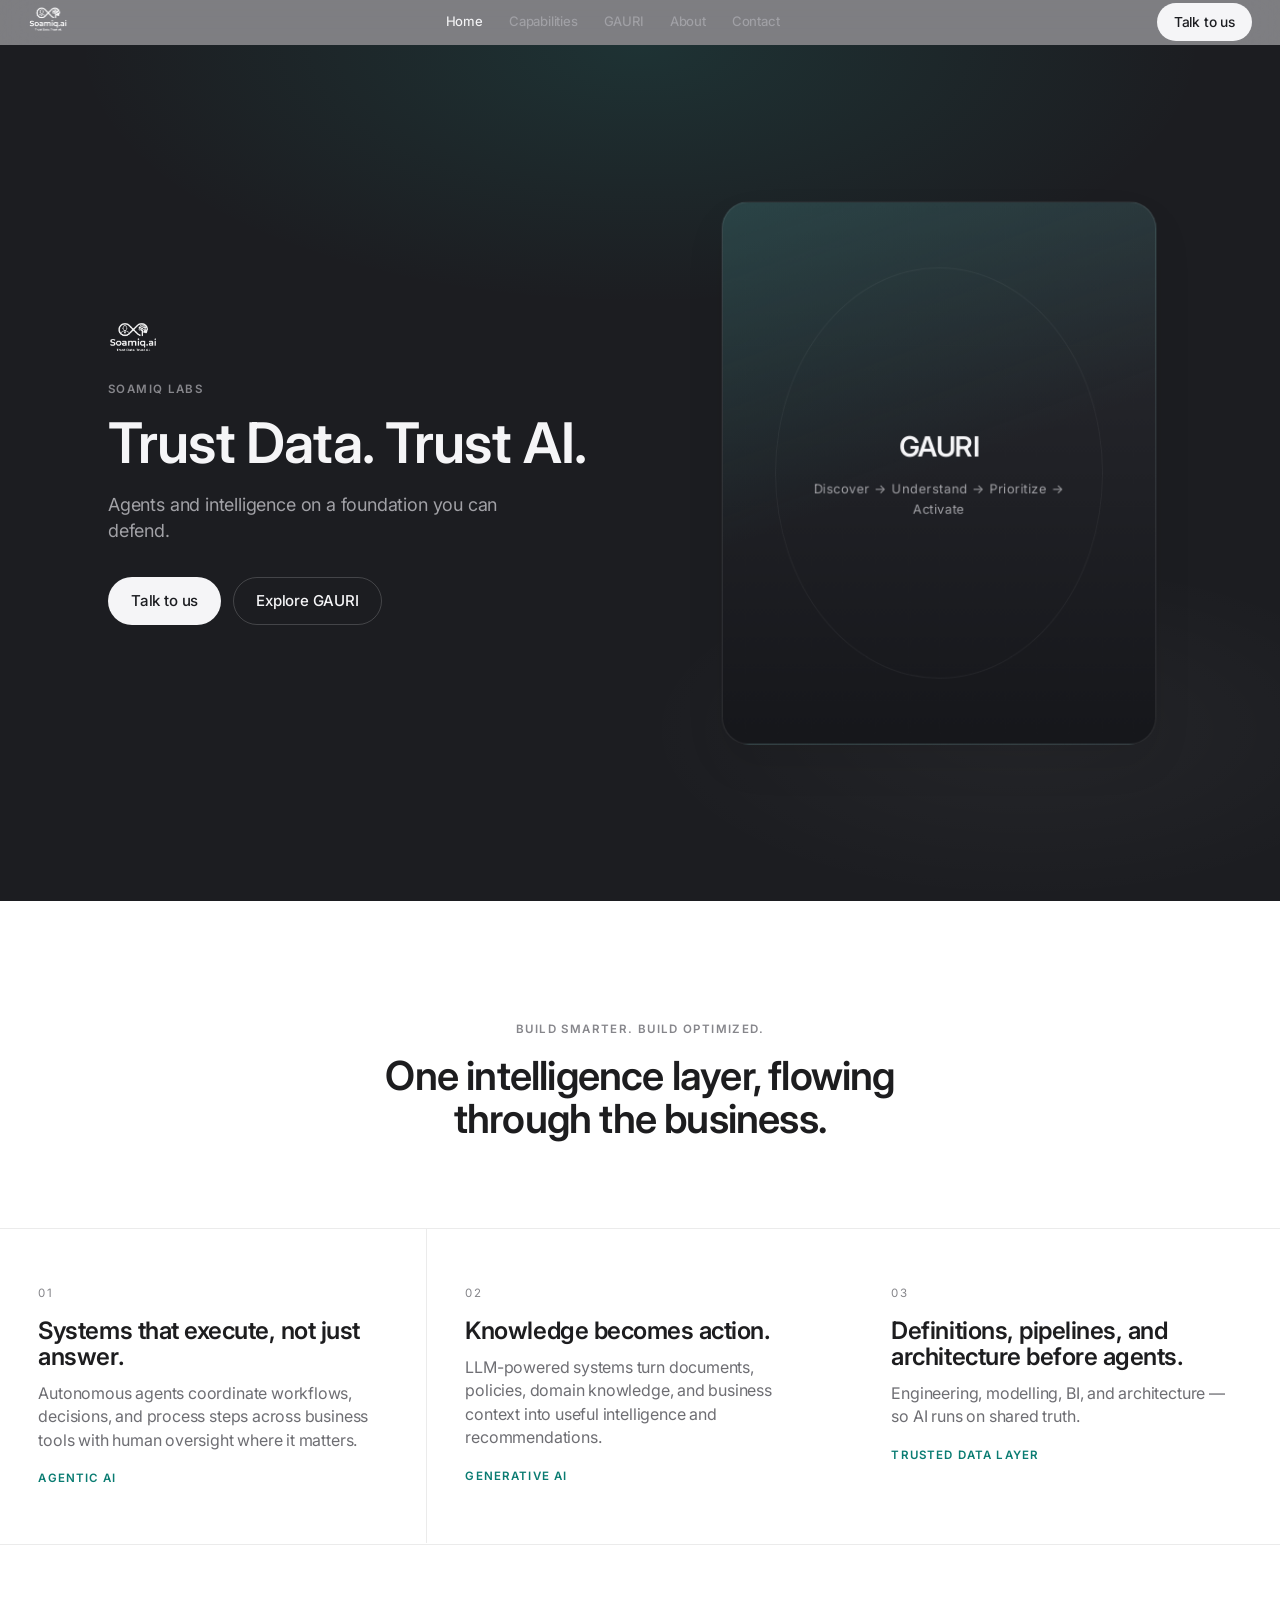
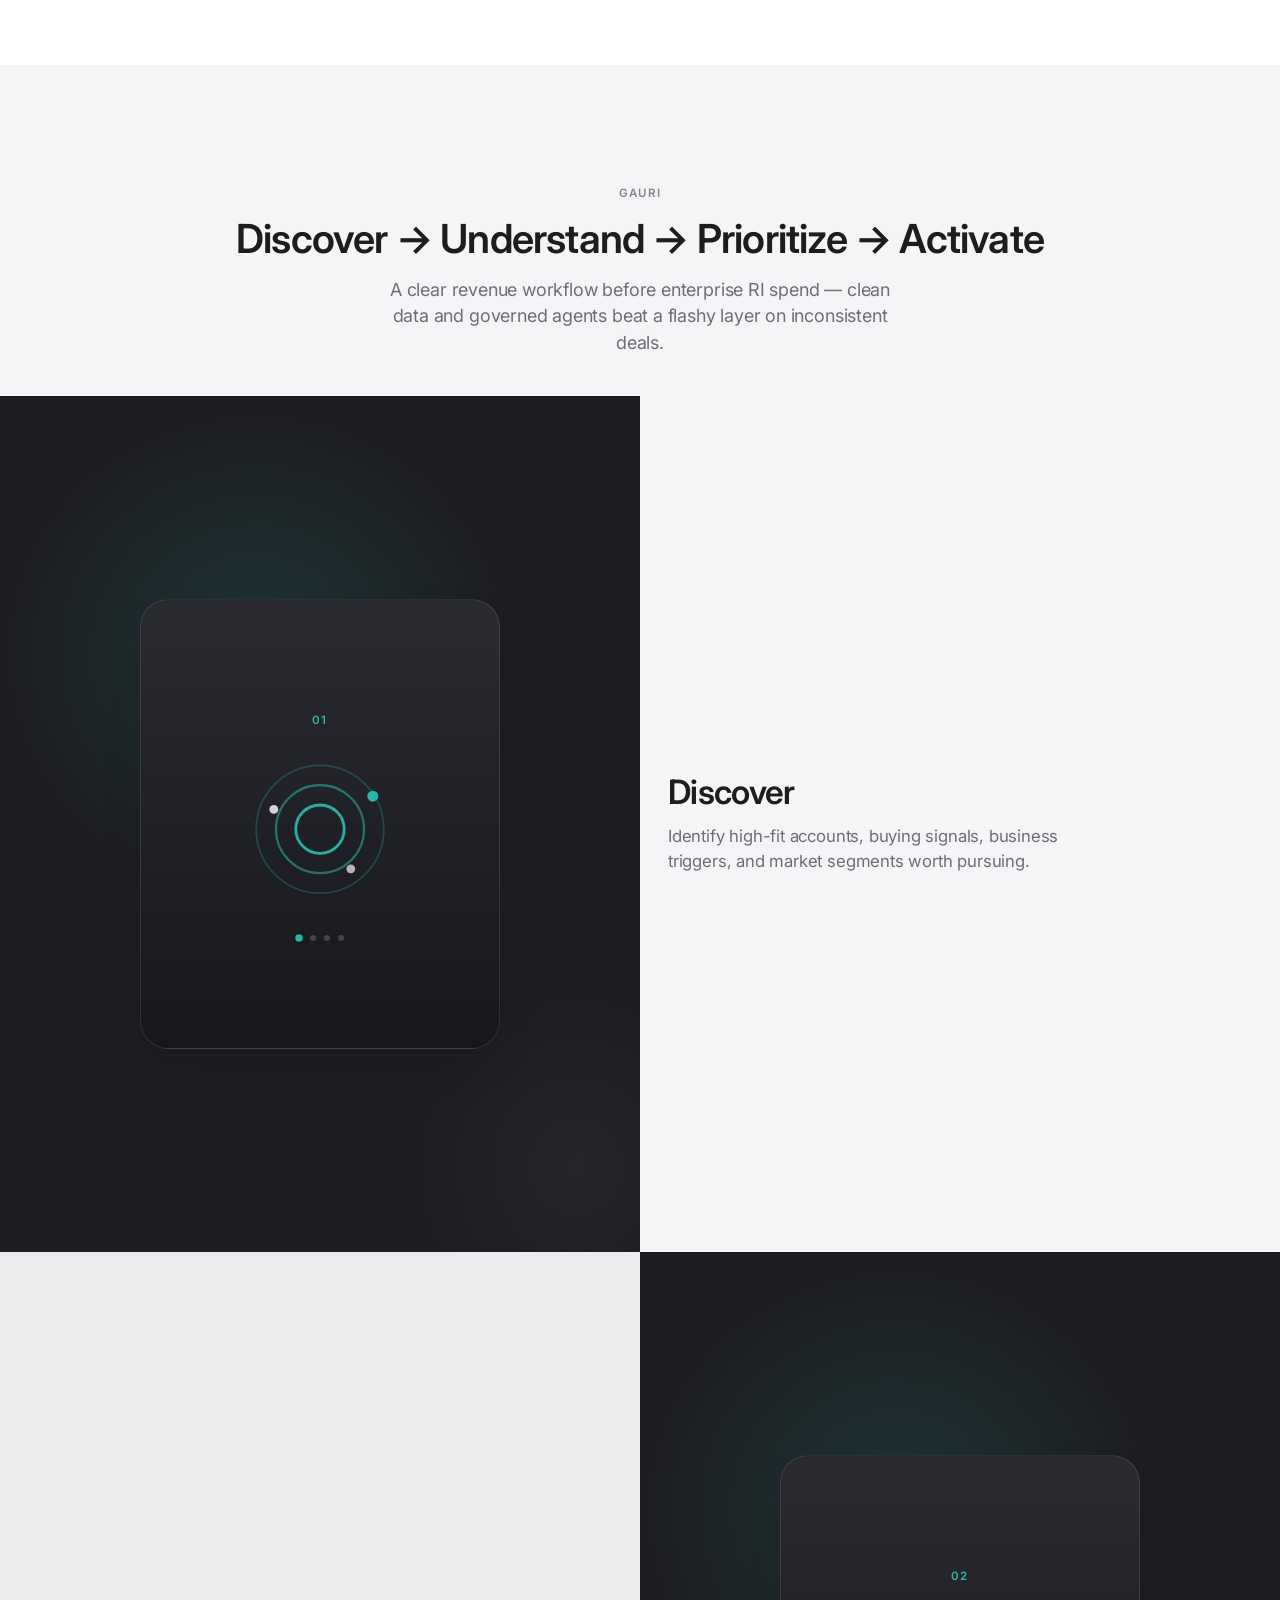
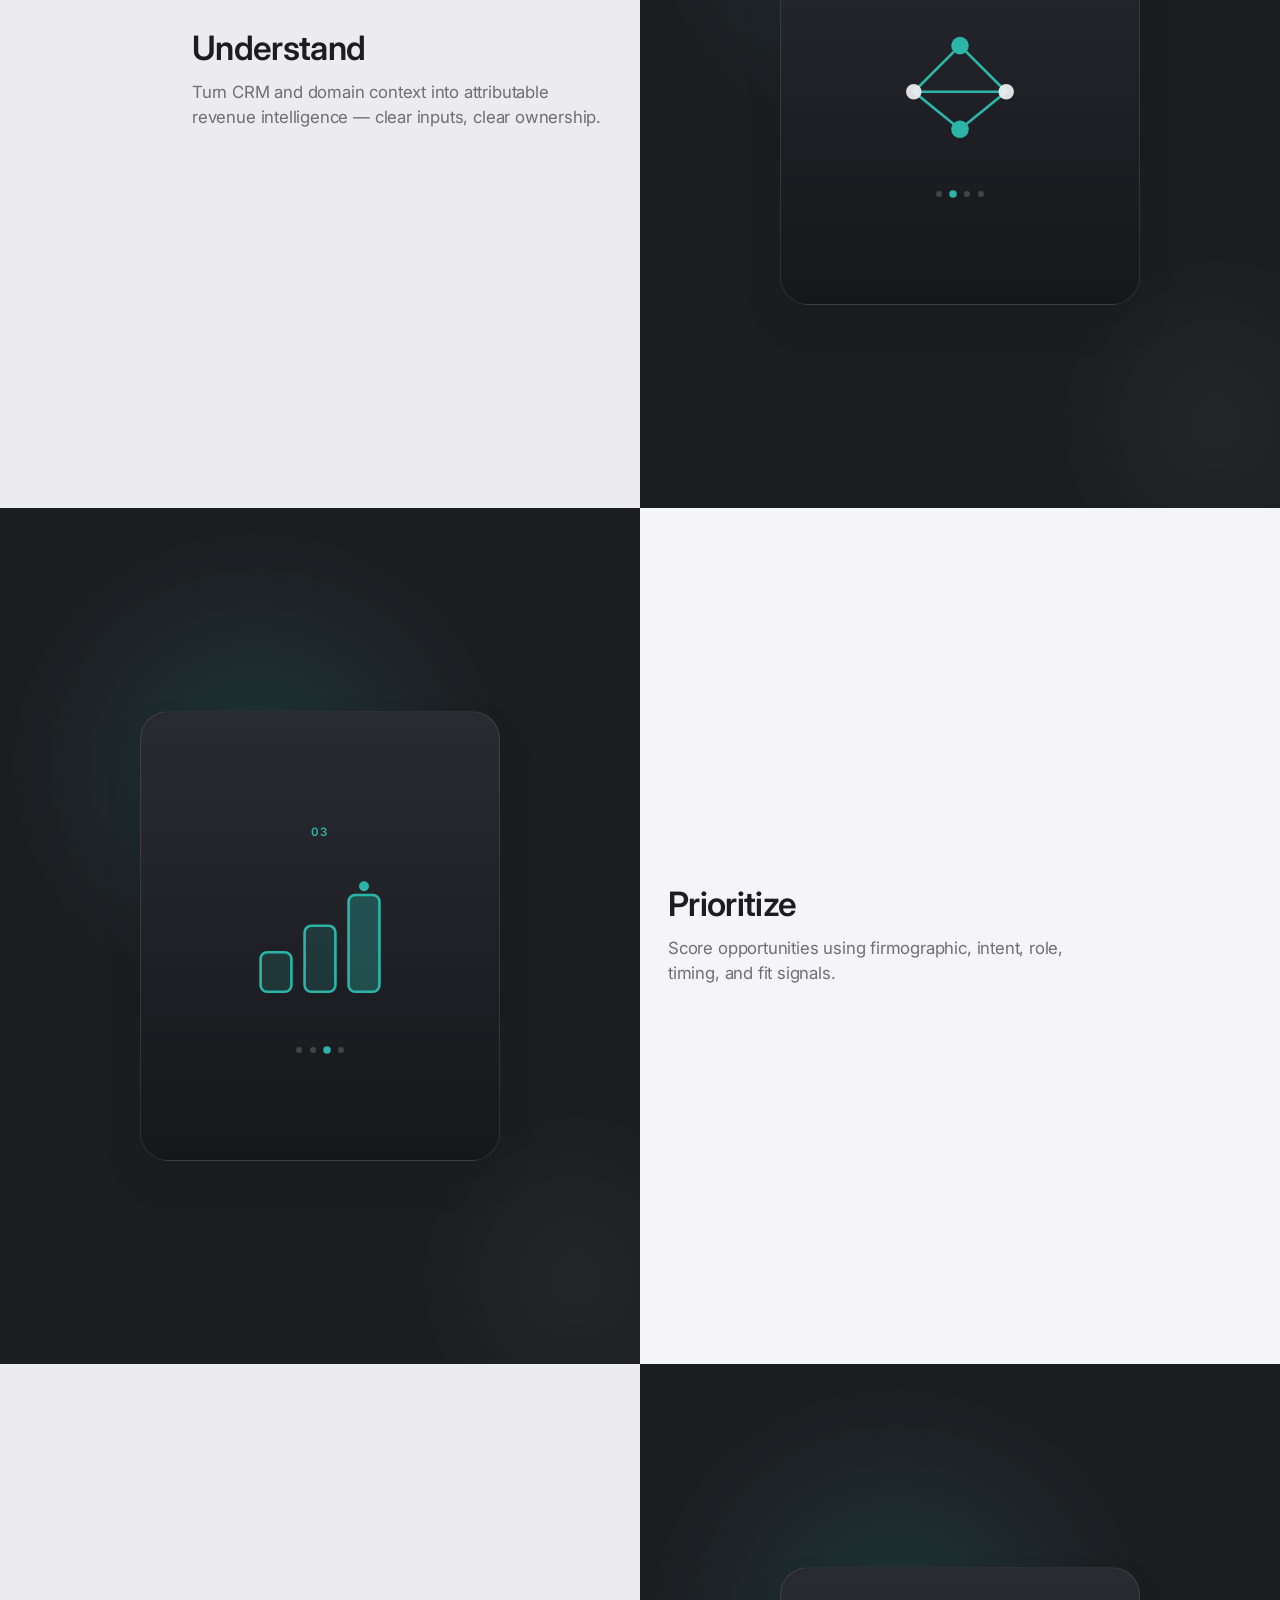
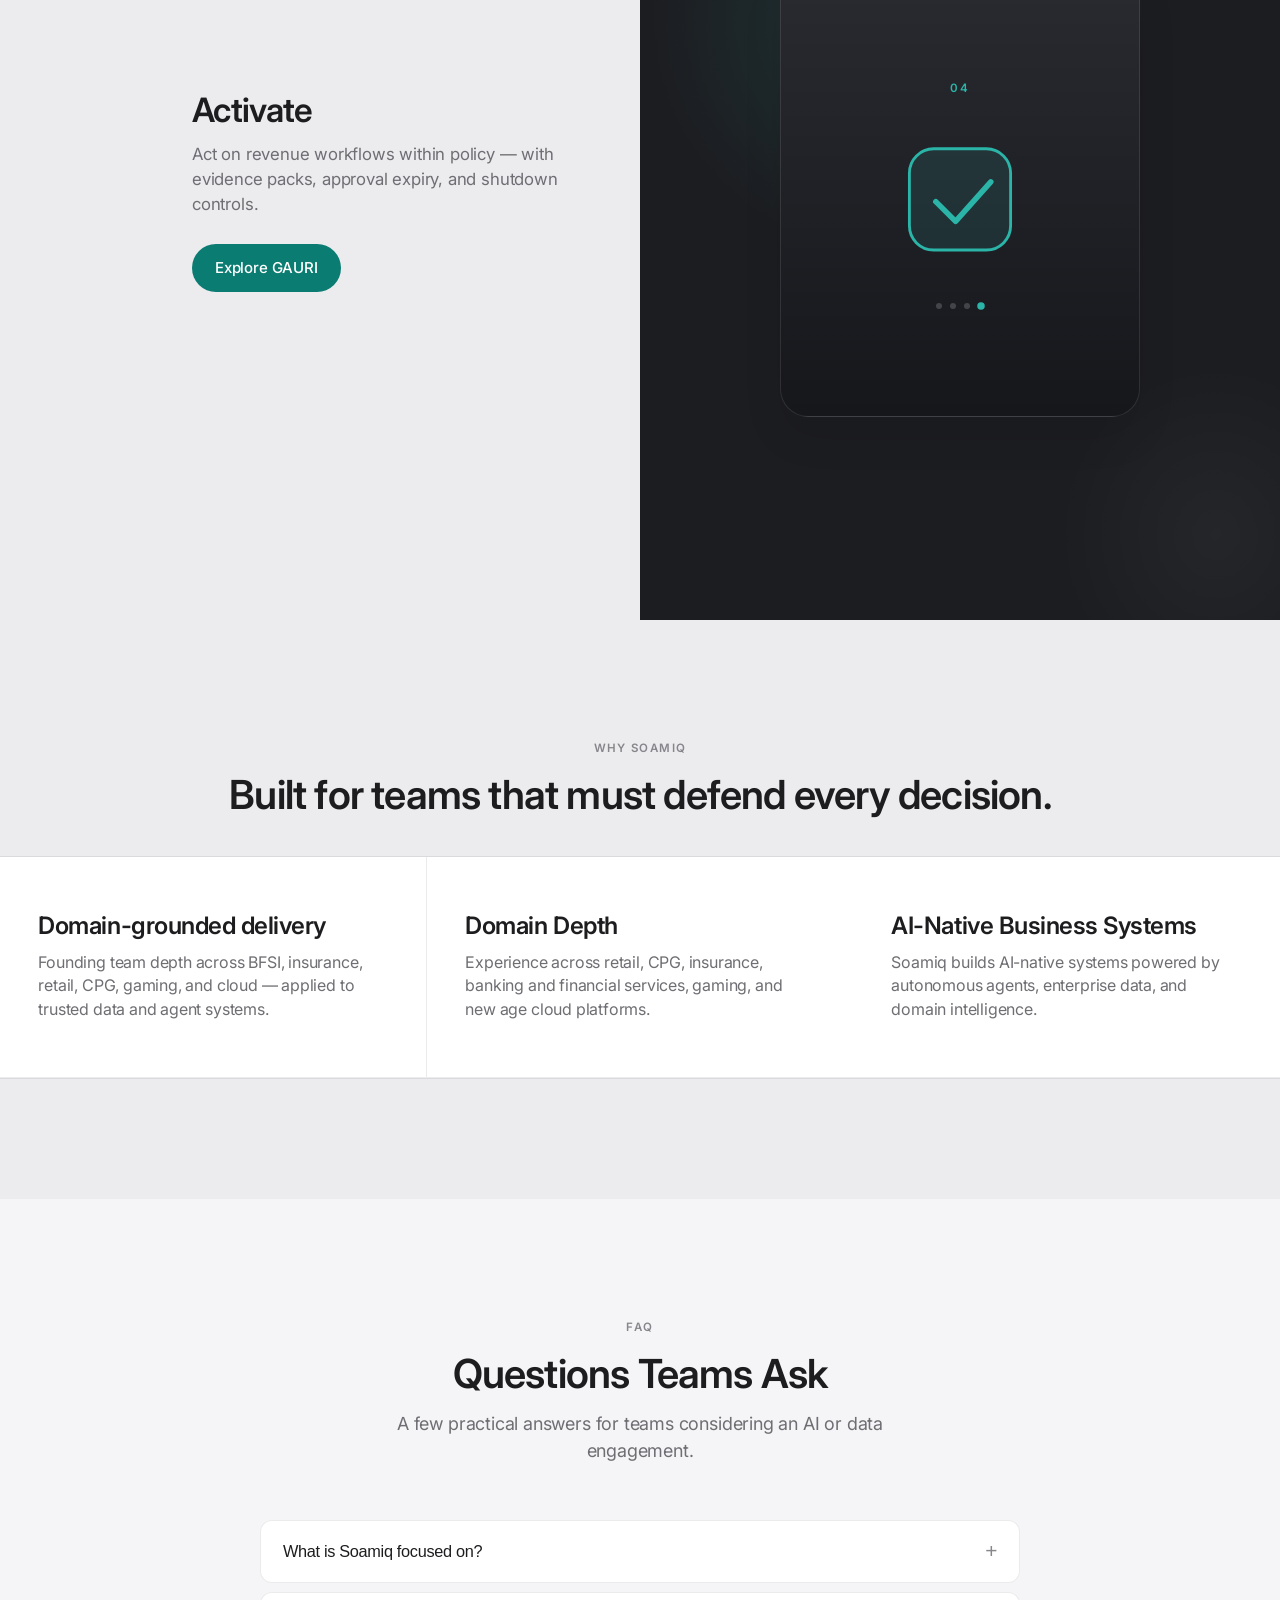
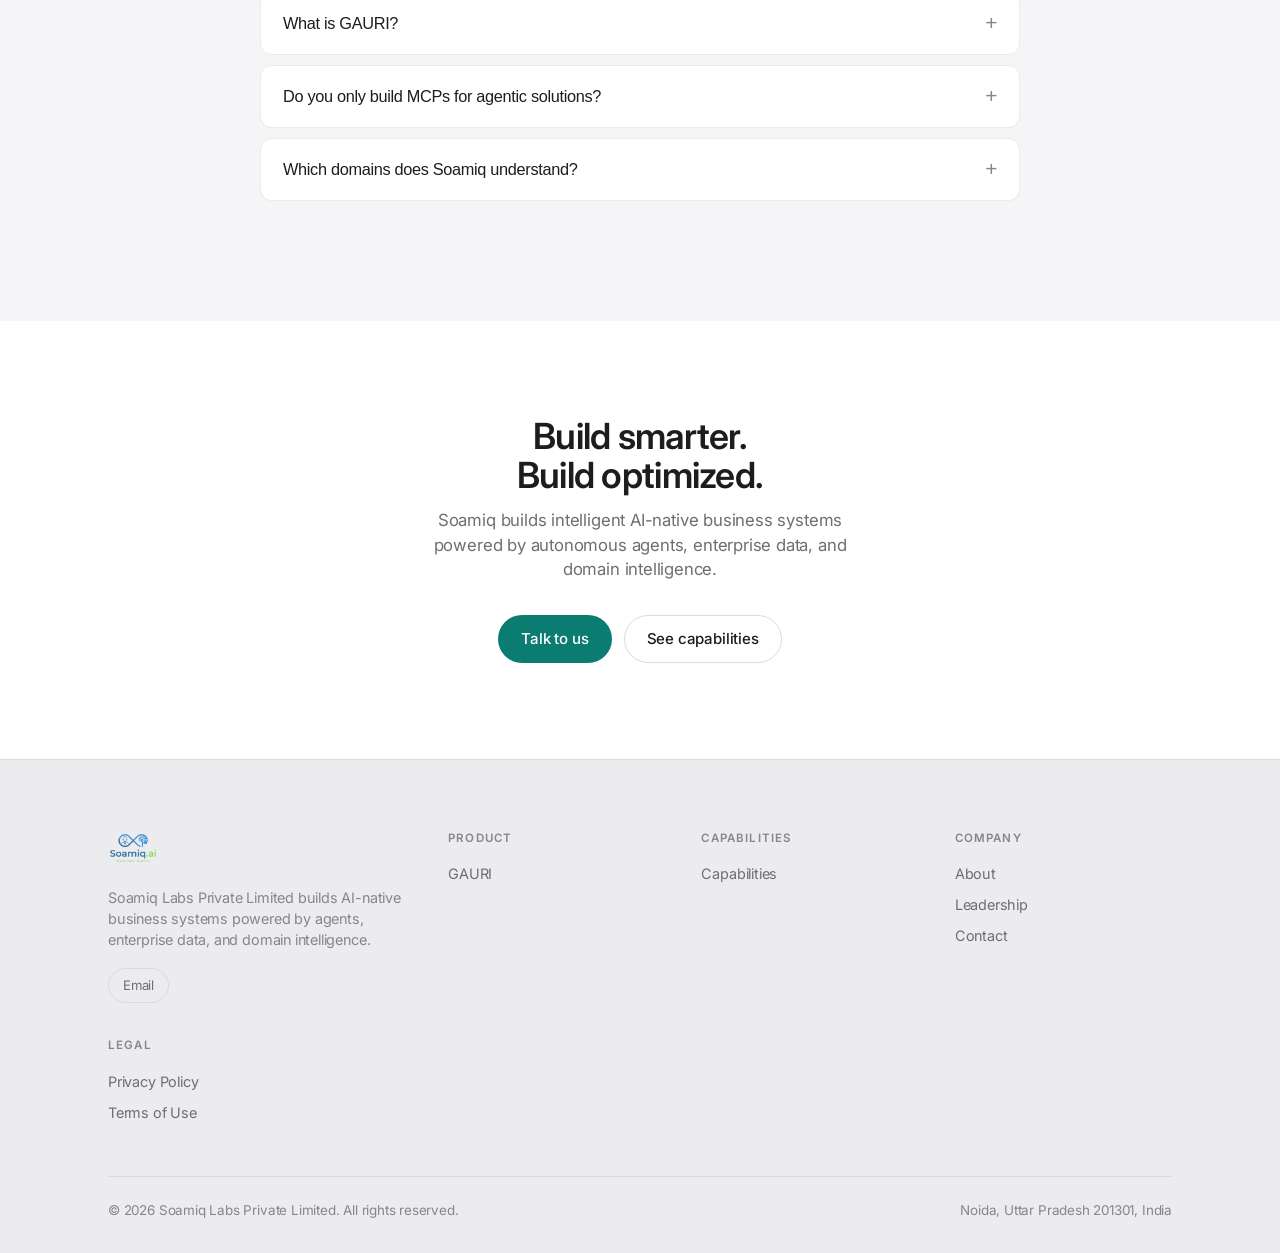
<file: index.html>
<!DOCTYPE html>
<html lang="en">
<head>
  <meta charset="UTF-8" />
  <meta name="viewport" content="width=device-width, initial-scale=1.0" />
  <title>Soamiq — AI-native business systems | Trust Data. Trust AI.</title>
  <meta name="description" content="Soamiq Labs builds intelligent AI-native business systems powered by autonomous agents, enterprise data, and domain intelligence. Trust Data. Trust AI. Build Smarter. Build Optimized." />
  <link rel="canonical" href="https://soamiq.ai/" />
  <meta name="theme-color" content="#f5f5f7" />
  <meta property="og:type" content="website" />
  <meta property="og:title" content="Soamiq — AI-native business systems" />
  <meta property="og:description" content="Trust Data. Trust AI. Build Smarter. Build Optimized." />
  <meta property="og:url" content="https://soamiq.ai/" />
  <meta property="og:image" content="https://soamiq.ai/assets/img/soamiq_logo.png" />
  <meta name="twitter:card" content="summary_large_image" />
  <link rel="icon" type="image/svg+xml" href="/assets/img/favicon.svg" />
  <link rel="apple-touch-icon" href="/assets/img/soamiq_logo.png" />
  <link rel="preconnect" href="https://fonts.googleapis.com" />
  <link rel="preconnect" href="https://fonts.gstatic.com" crossorigin />
  <link href="https://fonts.googleapis.com/css2?family=Inter:wght@400;500;600;700&display=swap" rel="stylesheet" />
  <link rel="stylesheet" href="/assets/css/tokens.css" />
  <link rel="stylesheet" href="/assets/css/styles.css" />
  <script type="application/ld+json">
  {
    "@context": "https://schema.org",
    "@type": "Organization",
    "name": "Soamiq Labs Private Limited",
    "alternateName": "Soamiq",
    "url": "https://soamiq.ai",
    "logo": "https://soamiq.ai/assets/img/soamiq_logo.png",
    "slogan": "Trust Data. Trust AI. Build Smarter. Build Optimized.",
    "email": "hello@soamiq.ai",
    "address": { "@type": "PostalAddress", "addressLocality": "Noida", "addressRegion": "Uttar Pradesh", "postalCode": "201301", "addressCountry": "IN" },
    "sameAs": []
  }
  </script>
</head>
<body>
  <a class="skip-link" href="#app">Skip to content</a>
  <div id="site-header"></div>
  <main id="app" data-page="home"></main>
  <div id="site-footer"></div>
  <noscript><div class="ns container">Soamiq Labs Private Limited — AI-native business systems. Please enable JavaScript, or email <a href="mailto:hello@soamiq.ai">hello@soamiq.ai</a>.</div></noscript>
  <script src="/assets/js/data.js"></script>
  <script src="/assets/js/app.js" defer></script>
</body>
</html>
</file>
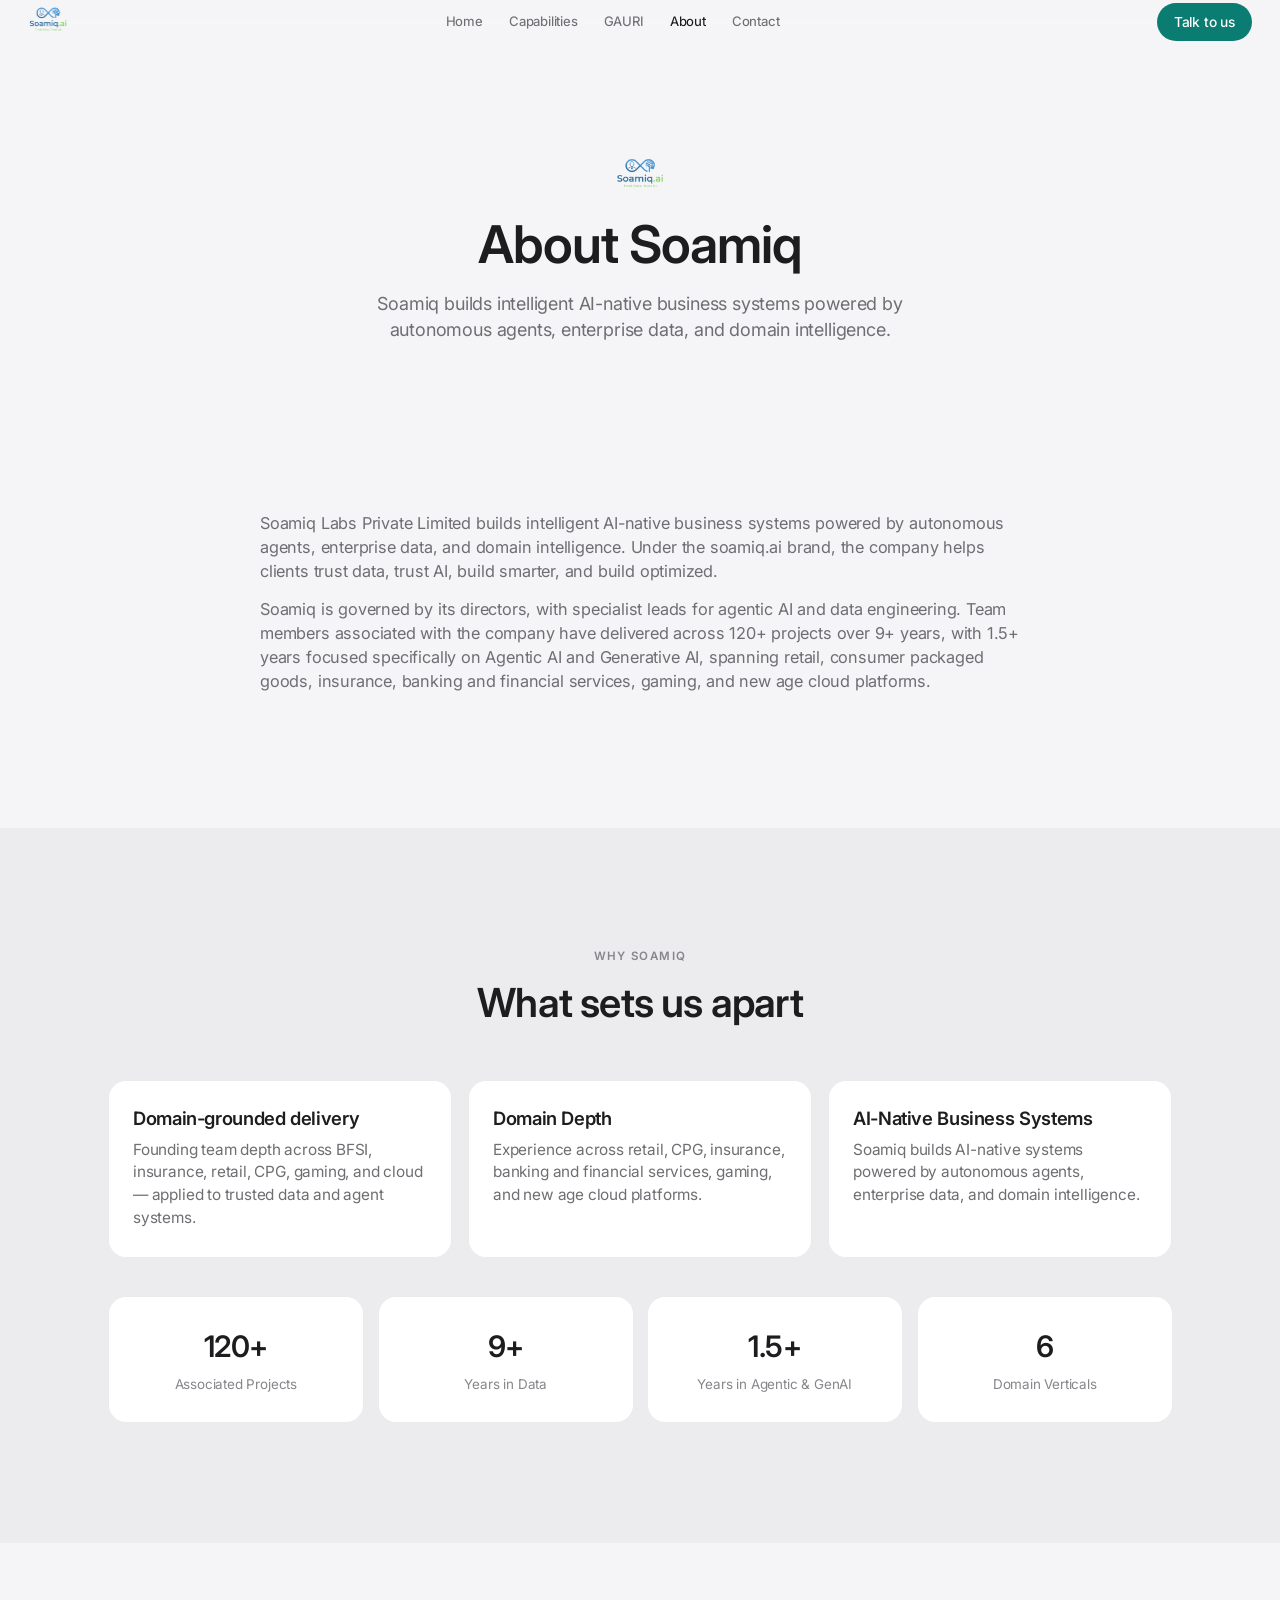
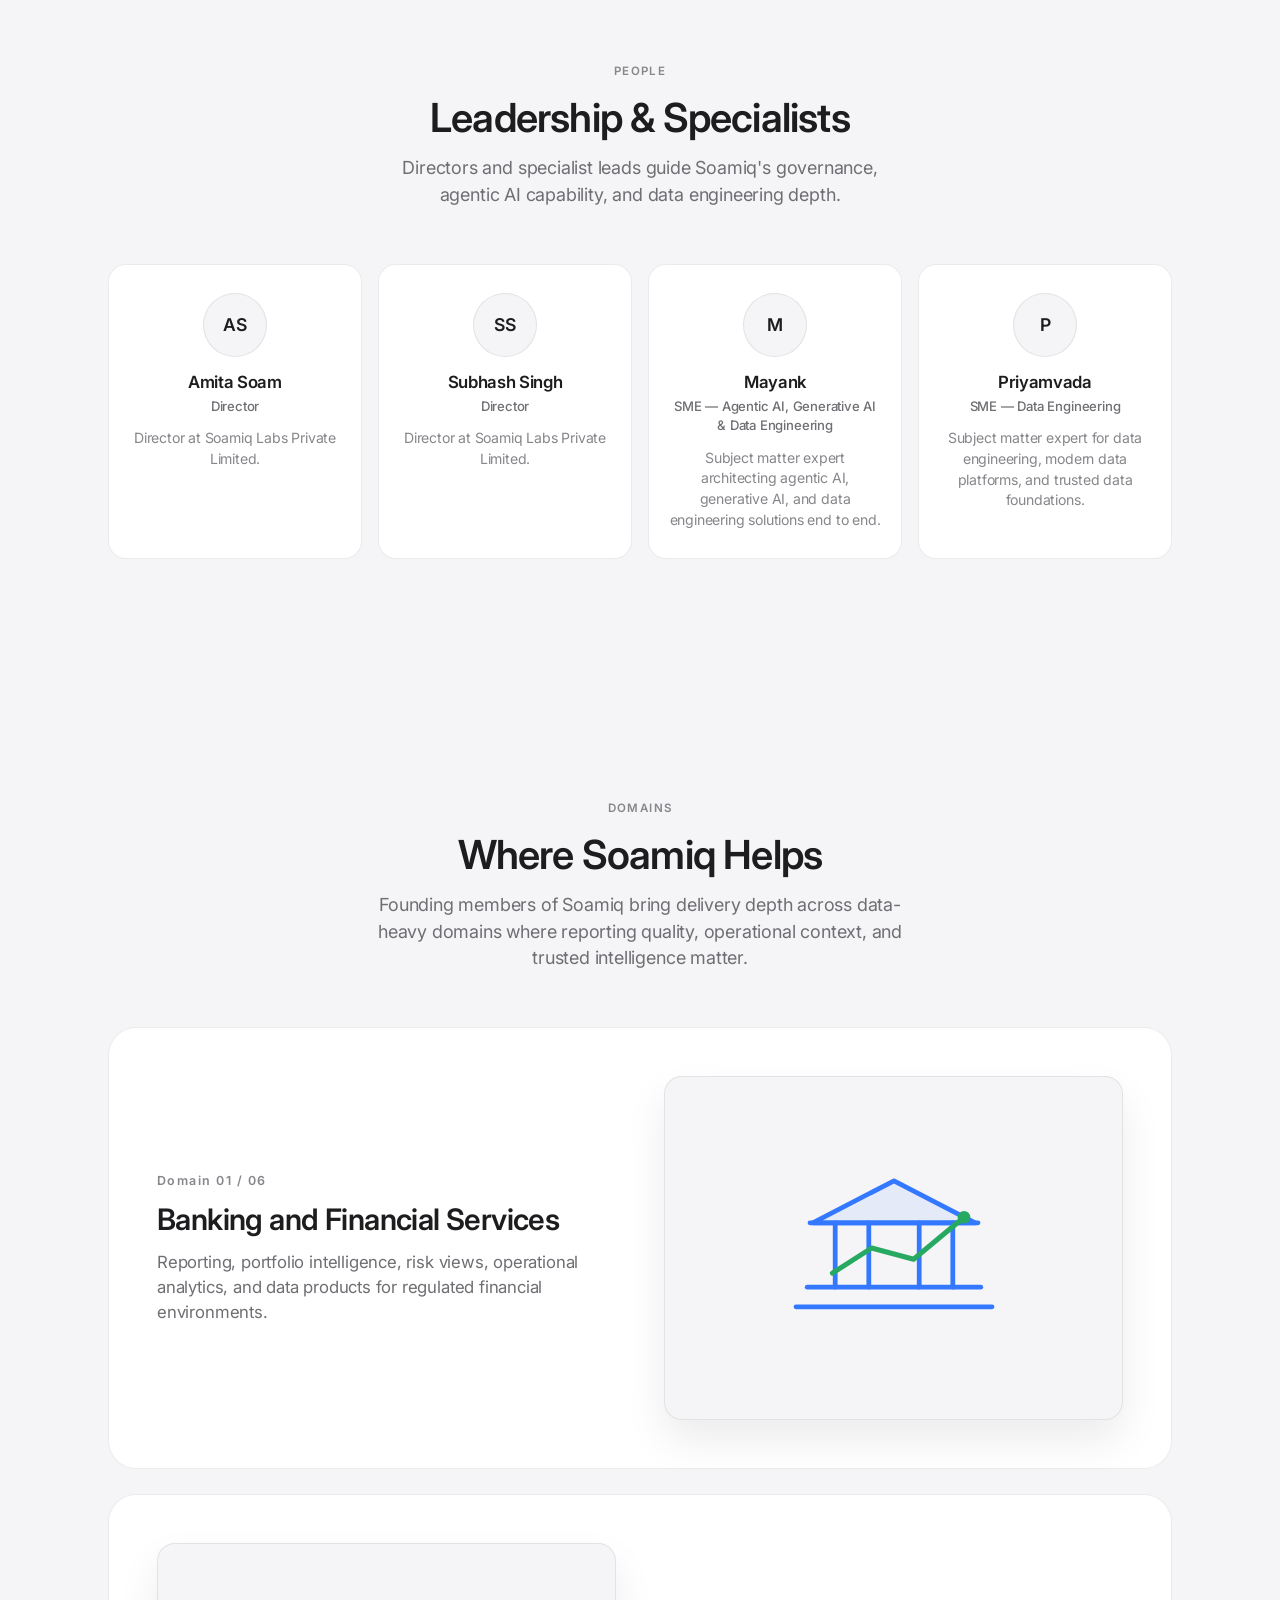
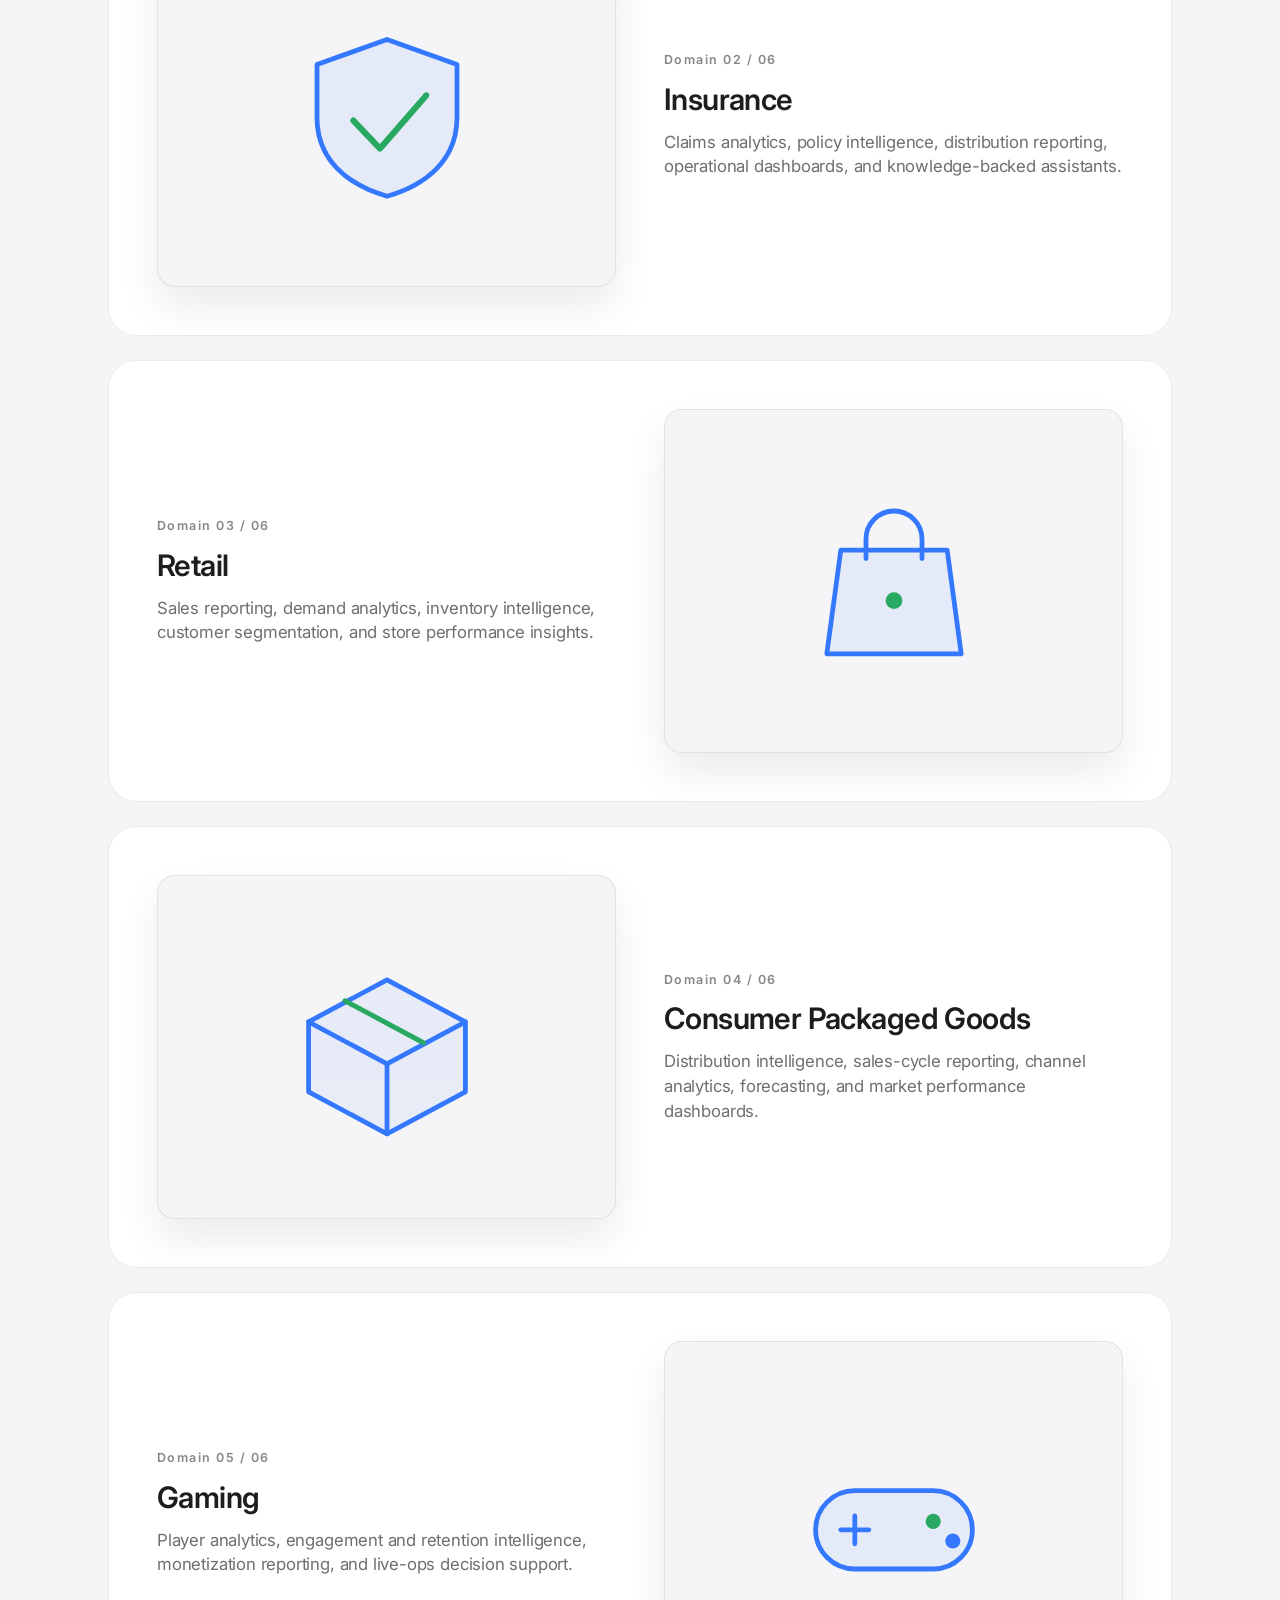
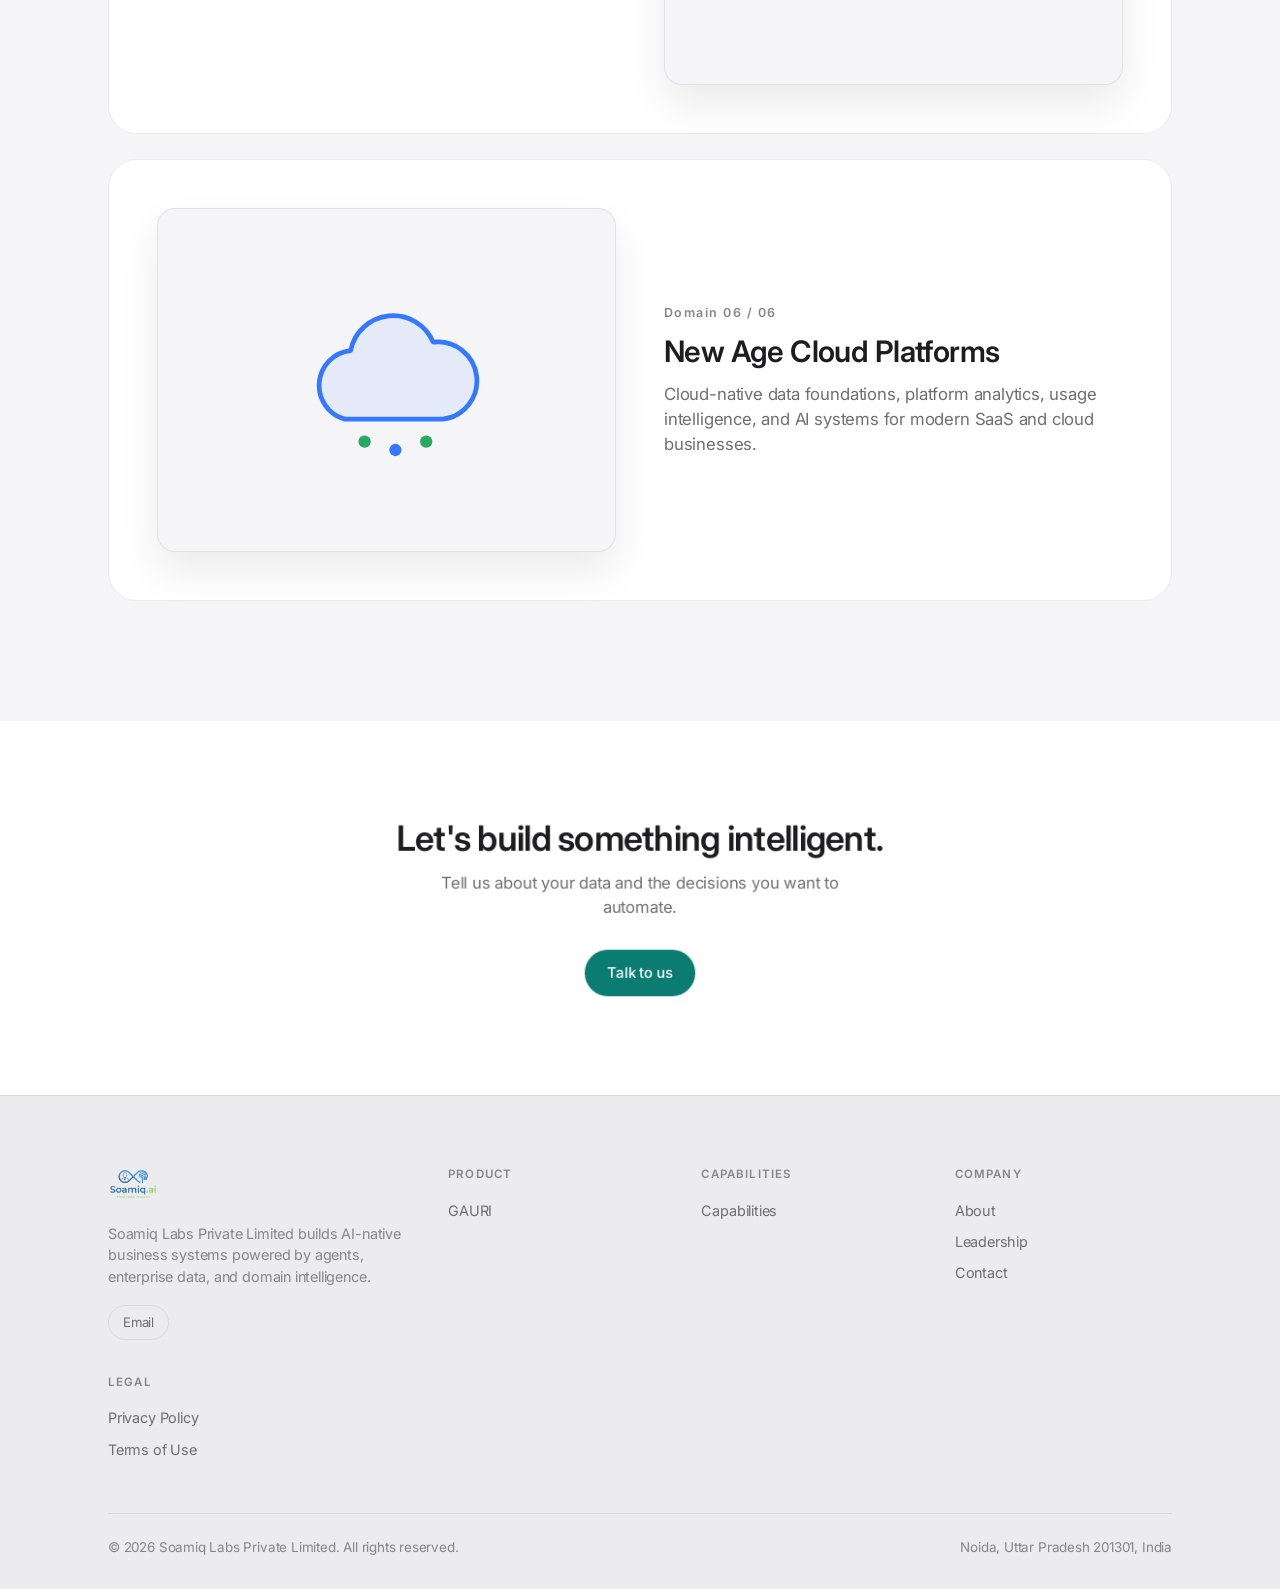
<file: about/index.html>
<!DOCTYPE html>
<html lang="en">
<head>
  <meta charset="UTF-8" />
  <meta name="viewport" content="width=device-width, initial-scale=1.0" />
  <title>About — Leadership & Specialists | Soamiq</title>
  <meta name="description" content="Soamiq Labs Private Limited builds AI-native business systems. Led by directors Amita Soam and Subhash Singh, with SMEs Mayank (Agentic & GenAI) and Priyamvada (Data Engineering)." />
  <link rel="canonical" href="https://soamiq.ai/about" />
  <meta name="theme-color" content="#f5f5f7" />
  <meta property="og:title" content="About Soamiq" />
  <meta property="og:description" content="Leadership, specialists, and domain depth at Soamiq." />
  <link rel="icon" type="image/svg+xml" href="/assets/img/favicon.svg" />
  <link rel="apple-touch-icon" href="/assets/img/soamiq_logo.png" />
  <link rel="preconnect" href="https://fonts.googleapis.com" />
  <link rel="preconnect" href="https://fonts.gstatic.com" crossorigin />
  <link href="https://fonts.googleapis.com/css2?family=Inter:wght@400;500;600;700&display=swap" rel="stylesheet" />
  <link rel="stylesheet" href="/assets/css/tokens.css" />
  <link rel="stylesheet" href="/assets/css/styles.css" />
</head>
<body>
  <a class="skip-link" href="#app">Skip to content</a>
  <div id="site-header"></div>
  <main id="app" data-page="about"></main>
  <div id="site-footer"></div>
  <noscript><div class="ns container">About Soamiq. Please enable JavaScript, or email <a href="mailto:hello@soamiq.ai">hello@soamiq.ai</a>.</div></noscript>
  <script src="/assets/js/data.js"></script>
  <script src="/assets/js/app.js" defer></script>
</body>
</html>
</file>
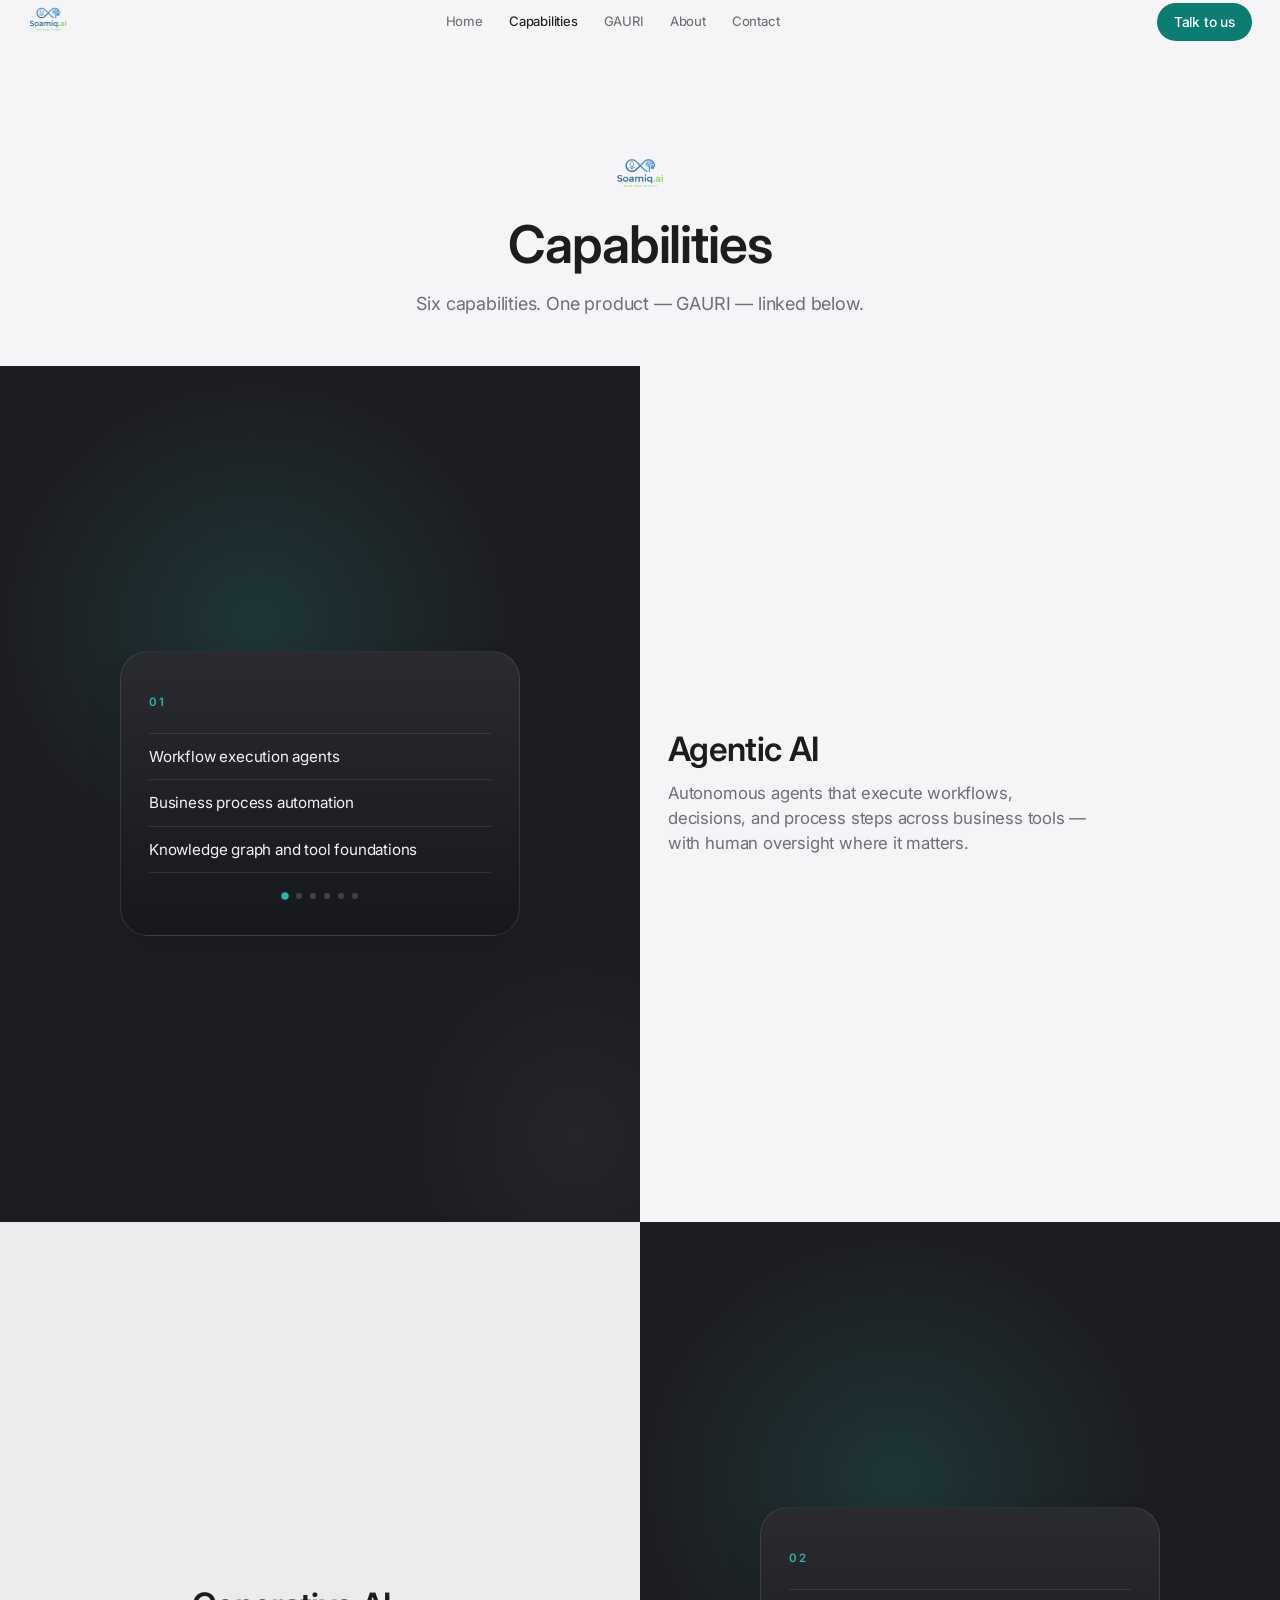
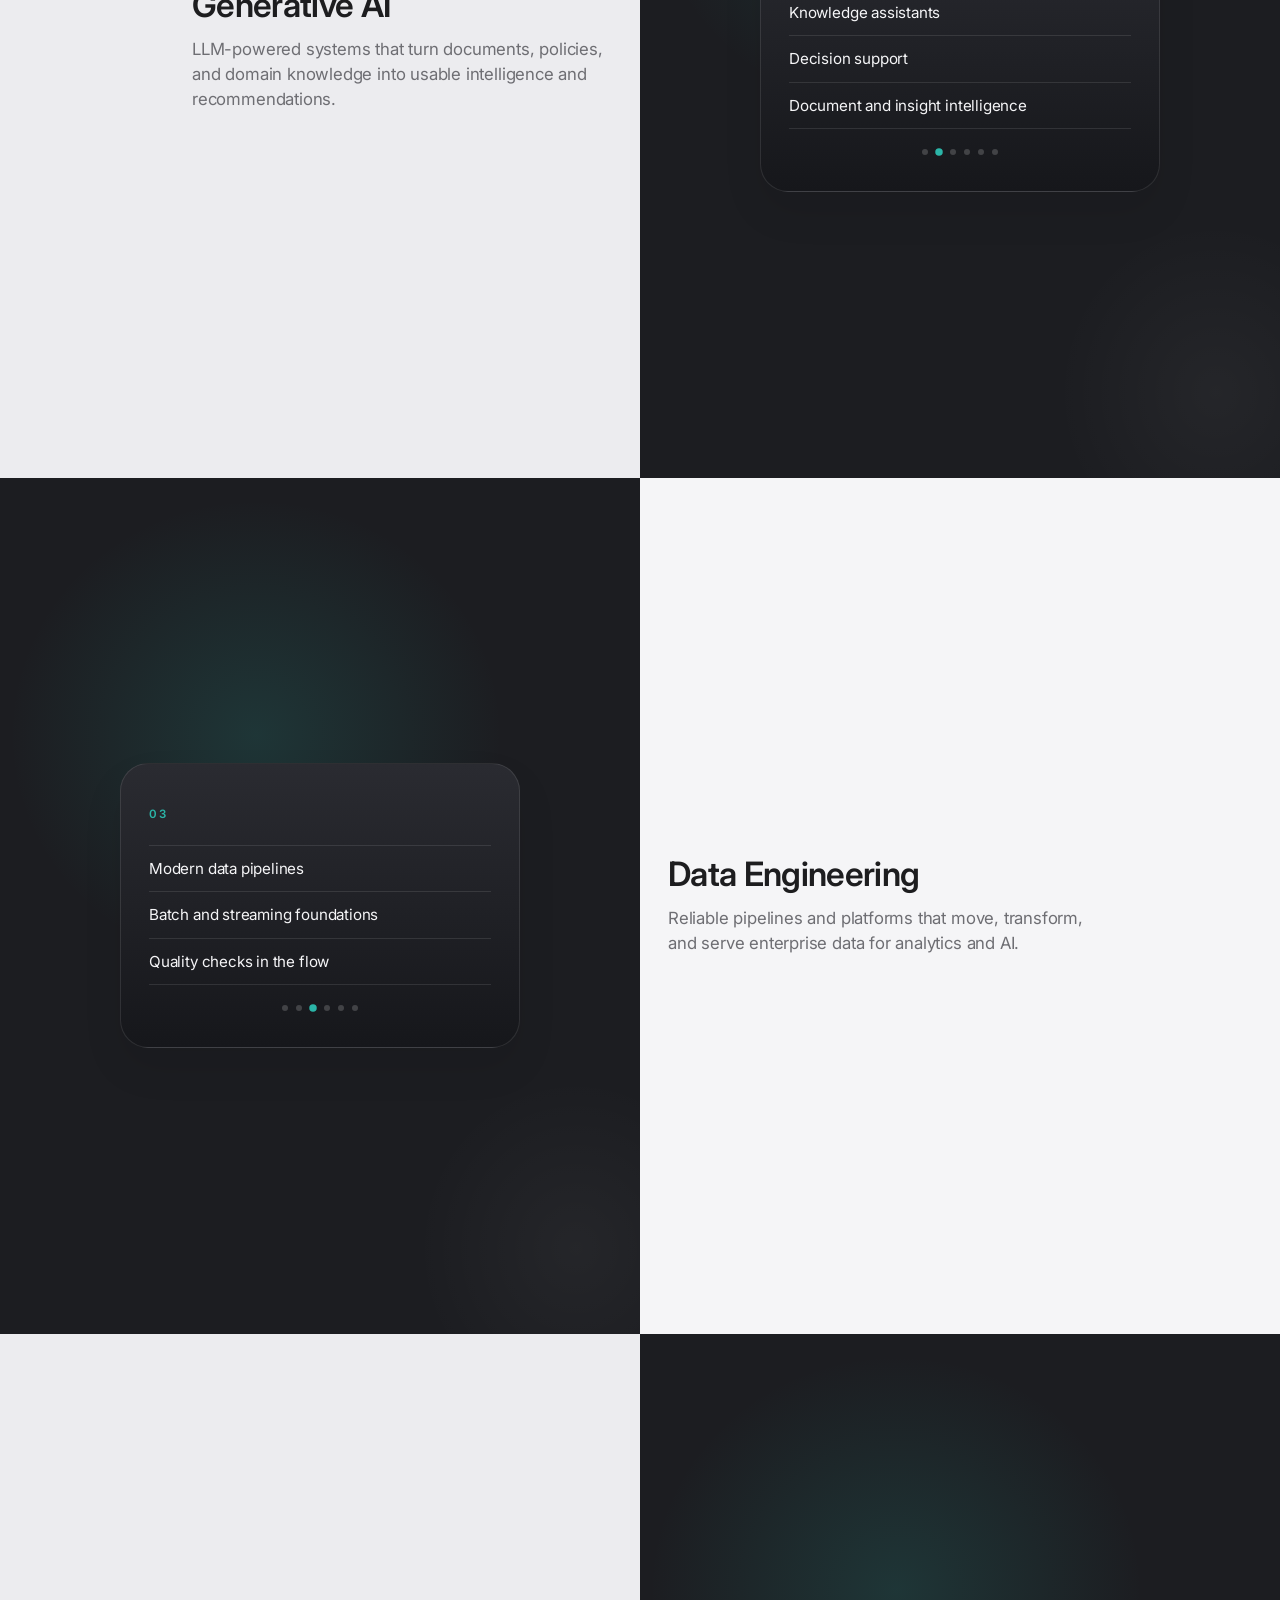
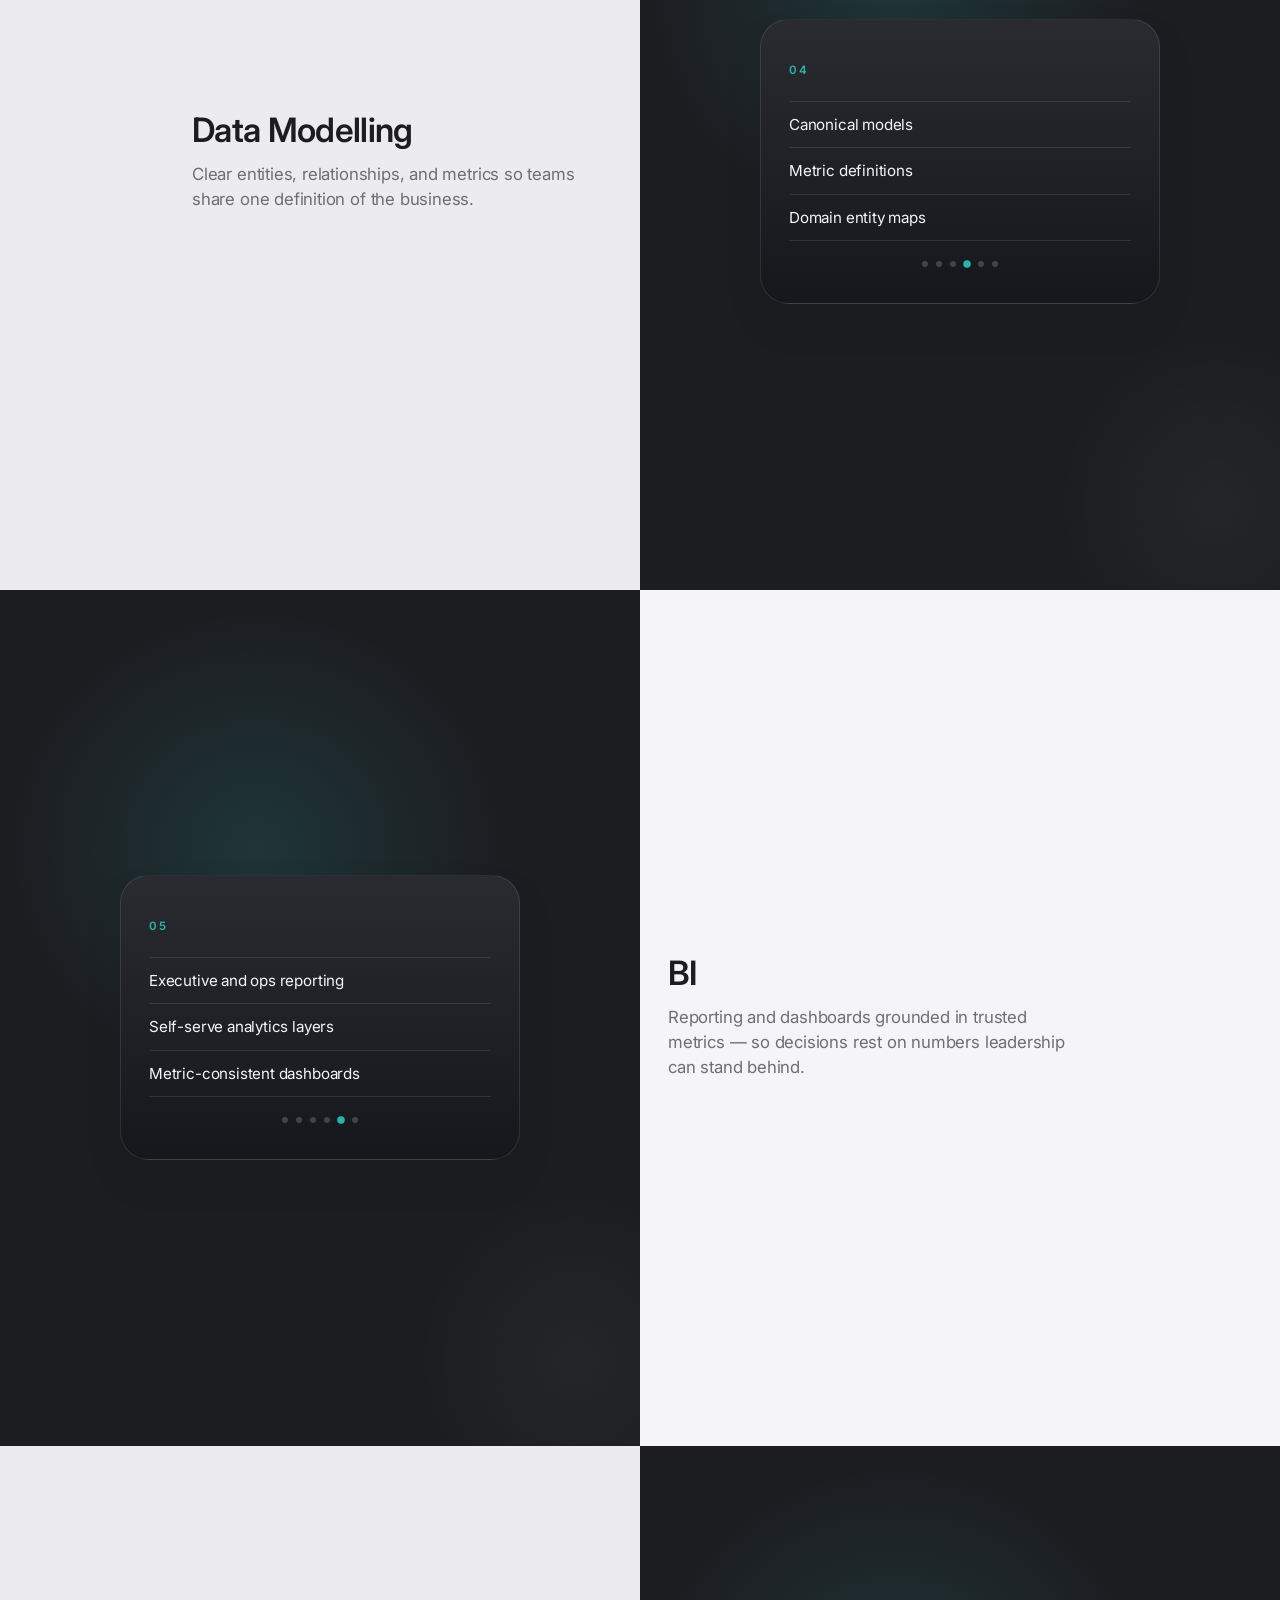
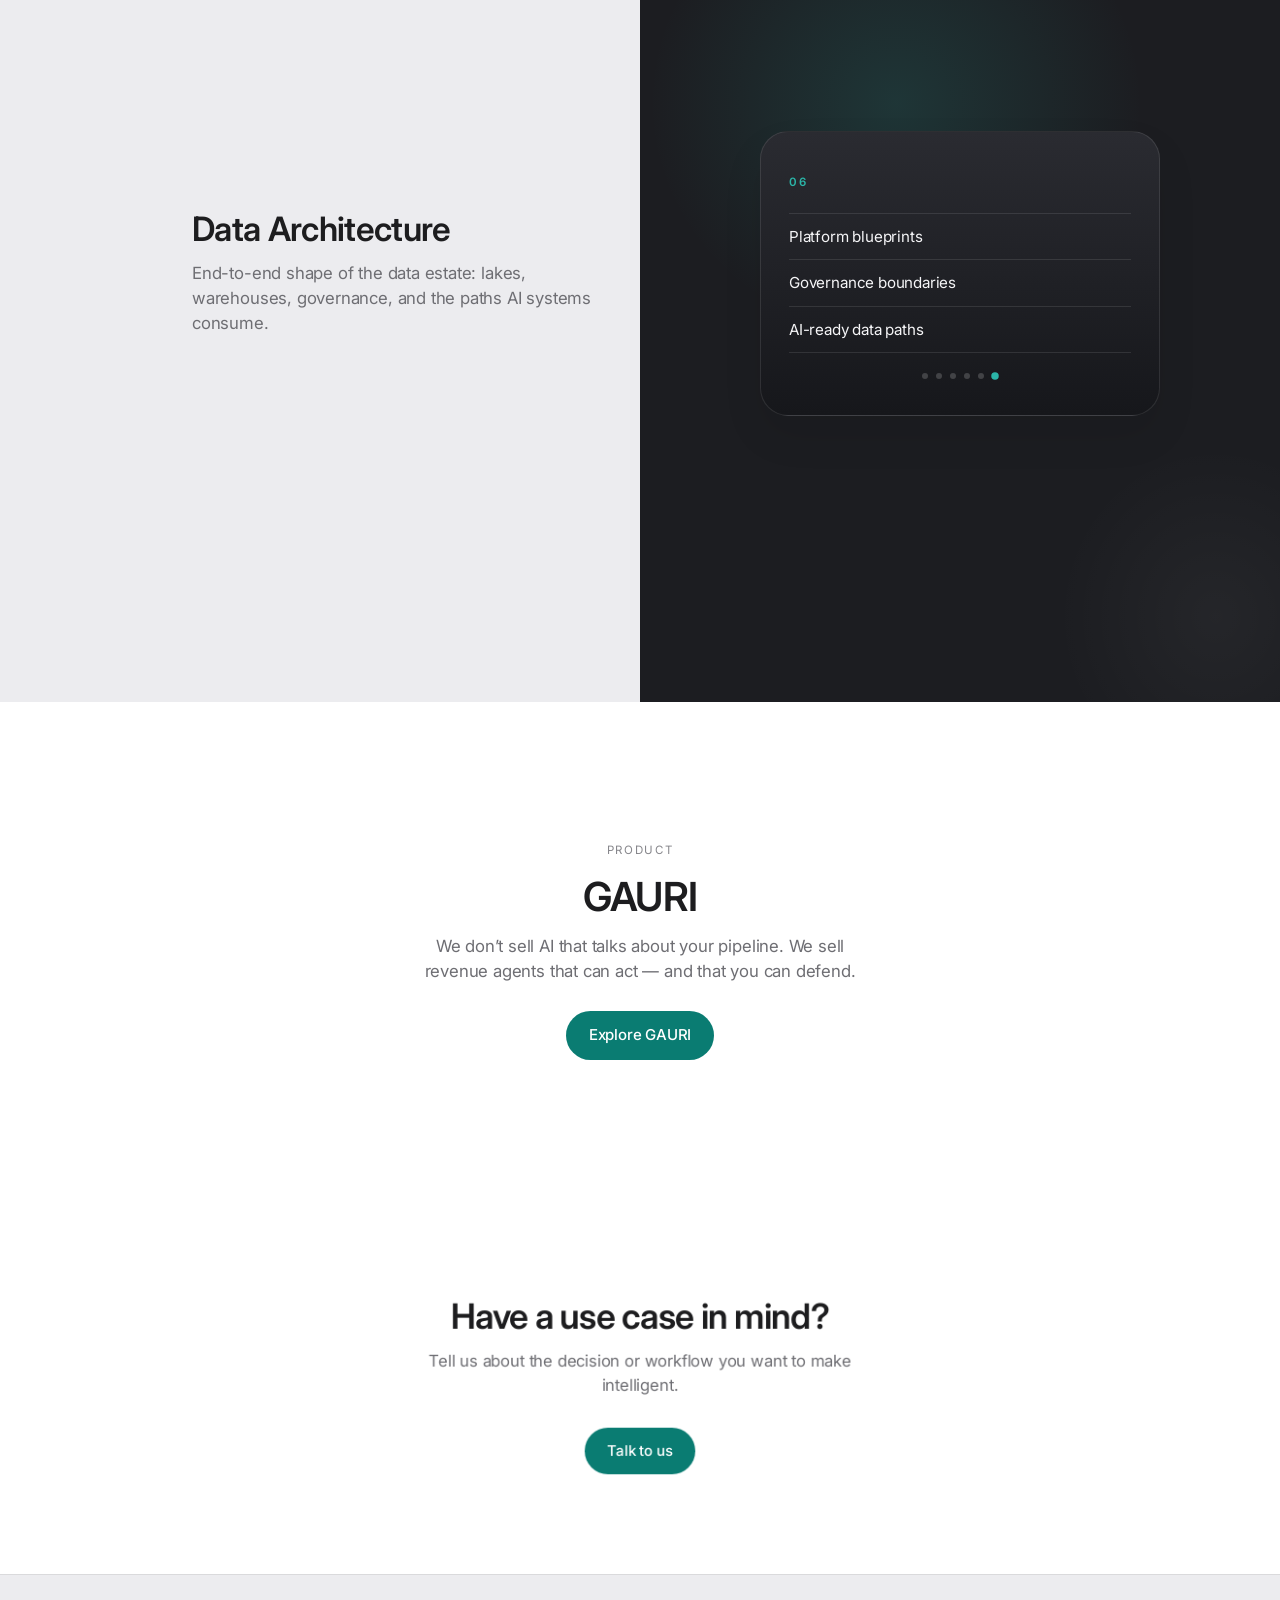
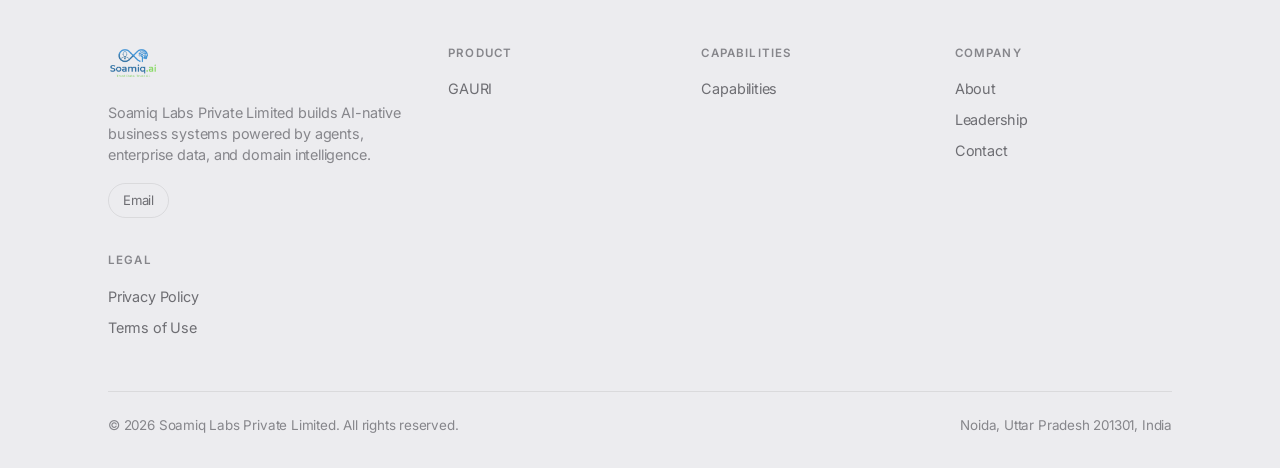
<file: capabilities/index.html>
<!DOCTYPE html>
<html lang="en">
<head>
  <meta charset="UTF-8" />
  <meta name="viewport" content="width=device-width, initial-scale=1.0" />
  <title>Capabilities — Agentic AI, Generative AI & Data | Soamiq</title>
  <meta name="description" content="Soamiq capabilities across Agentic AI, Generative AI, Data Engineering, Data Modelling, BI, and Data Architecture. GAURI is the product." />
  <link rel="canonical" href="https://soamiq.ai/capabilities" />
  <meta name="theme-color" content="#f5f5f7" />
  <meta property="og:title" content="Soamiq Capabilities" />
  <meta property="og:description" content="Agentic AI, Generative AI, Data Engineering, Data Modelling, BI, Data Architecture." />
  <link rel="icon" type="image/svg+xml" href="/assets/img/favicon.svg" />
  <link rel="apple-touch-icon" href="/assets/img/soamiq_logo.png" />
  <link rel="preconnect" href="https://fonts.googleapis.com" />
  <link rel="preconnect" href="https://fonts.gstatic.com" crossorigin />
  <link href="https://fonts.googleapis.com/css2?family=Inter:wght@400;500;600;700&display=swap" rel="stylesheet" />
  <link rel="stylesheet" href="/assets/css/tokens.css" />
  <link rel="stylesheet" href="/assets/css/styles.css" />
</head>
<body>
  <a class="skip-link" href="#app">Skip to content</a>
  <div id="site-header"></div>
  <main id="app" data-page="capabilities"></main>
  <div id="site-footer"></div>
  <noscript><div class="ns container">Soamiq services. Please enable JavaScript, or email <a href="mailto:hello@soamiq.ai">hello@soamiq.ai</a>.</div></noscript>
  <script src="/assets/js/data.js"></script>
  <script src="/assets/js/app.js" defer></script>
</body>
</html>
</file>
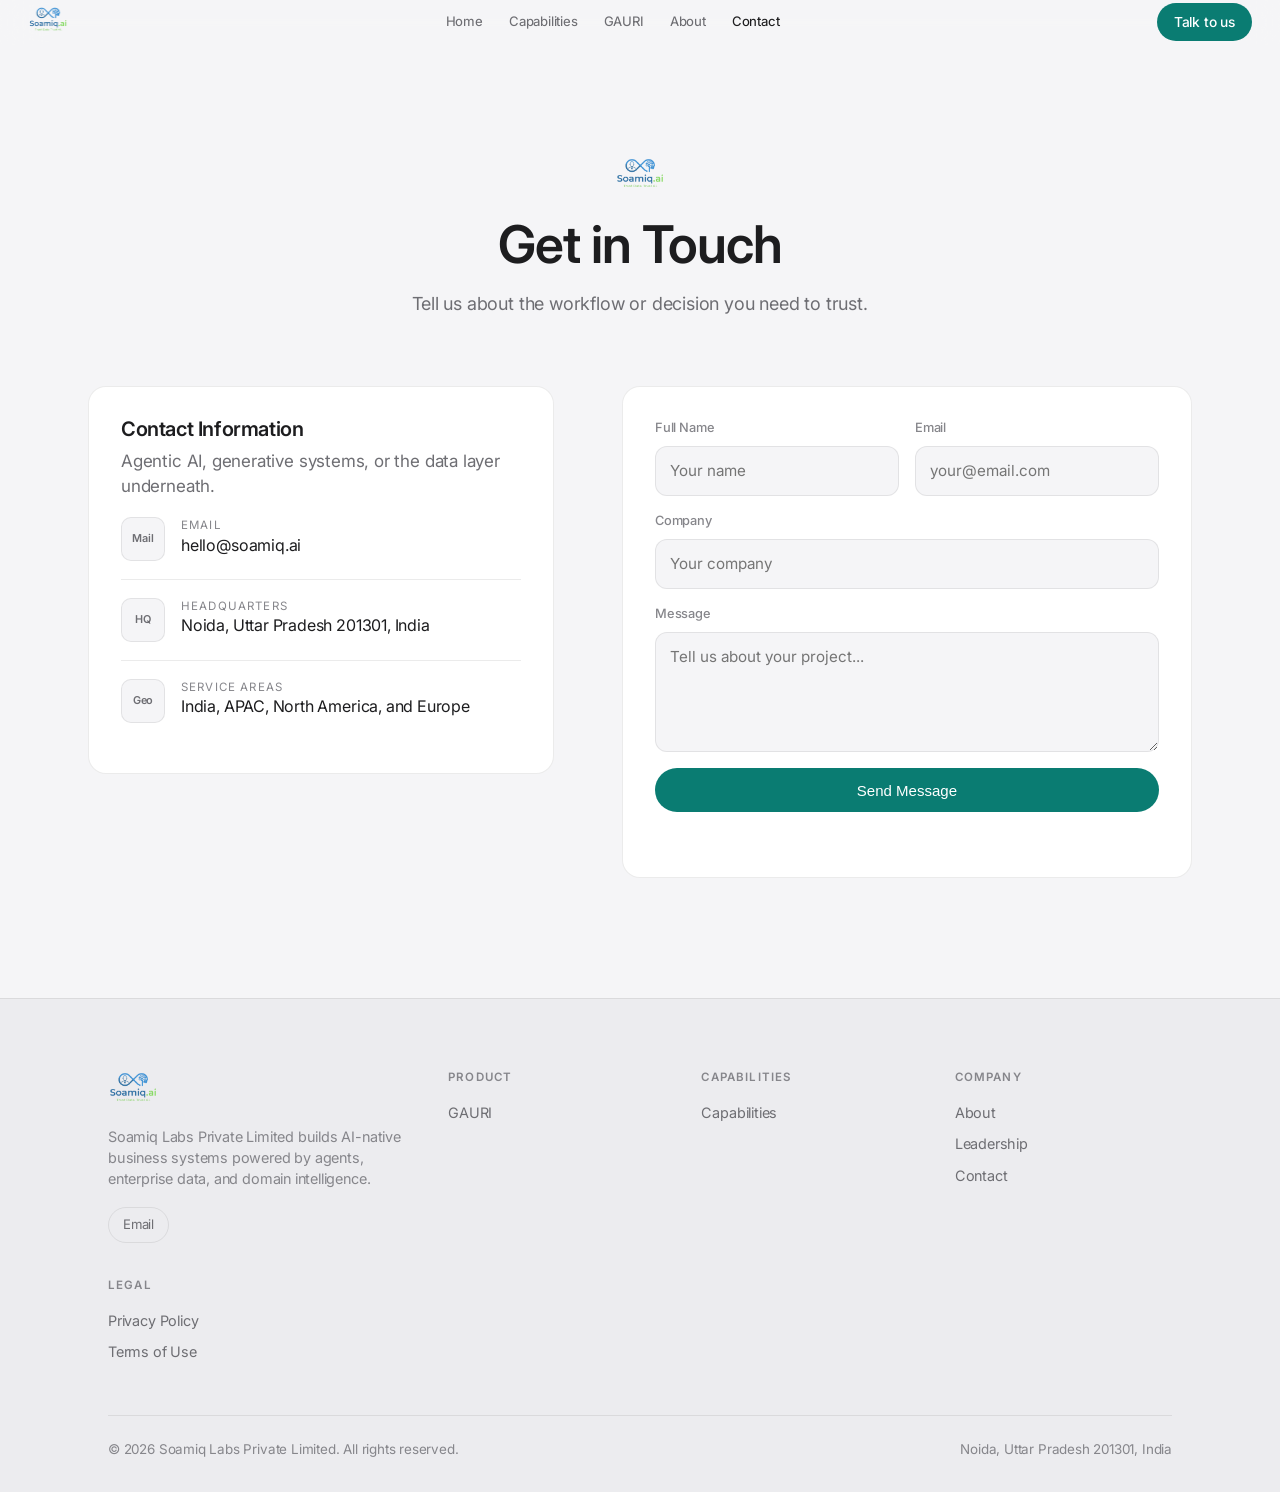
<file: contact/index.html>
<!DOCTYPE html>
<html lang="en">
<head>
  <meta charset="UTF-8" />
  <meta name="viewport" content="width=device-width, initial-scale=1.0" />
  <title>Contact — Start with Soamiq</title>
  <meta name="description" content="Tell us about the workflow or decision you need to trust. Agentic AI, generative systems, or the data layer underneath. Headquartered in Noida, India; serving India, APAC, North America, and Europe." />
  <link rel="canonical" href="https://soamiq.ai/contact" />
  <meta name="theme-color" content="#f5f5f7" />
  <meta property="og:title" content="Contact Soamiq" />
  <meta property="og:description" content="Tell us about the workflow or decision you need to trust." />
  <link rel="icon" type="image/svg+xml" href="/assets/img/favicon.svg" />
  <link rel="apple-touch-icon" href="/assets/img/soamiq_logo.png" />
  <link rel="preconnect" href="https://fonts.googleapis.com" />
  <link rel="preconnect" href="https://fonts.gstatic.com" crossorigin />
  <link href="https://fonts.googleapis.com/css2?family=Inter:wght@400;500;600;700&display=swap" rel="stylesheet" />
  <link rel="stylesheet" href="/assets/css/tokens.css" />
  <link rel="stylesheet" href="/assets/css/styles.css" />
</head>
<body>
  <a class="skip-link" href="#app">Skip to content</a>
  <div id="site-header"></div>
  <main id="app" data-page="contact"></main>
  <div id="site-footer"></div>
  <noscript><div class="ns container">Contact Soamiq at <a href="mailto:hello@soamiq.ai">hello@soamiq.ai</a>.</div></noscript>
  <script src="/assets/js/data.js"></script>
  <script src="/assets/js/app.js" defer></script>
</body>
</html>
</file>
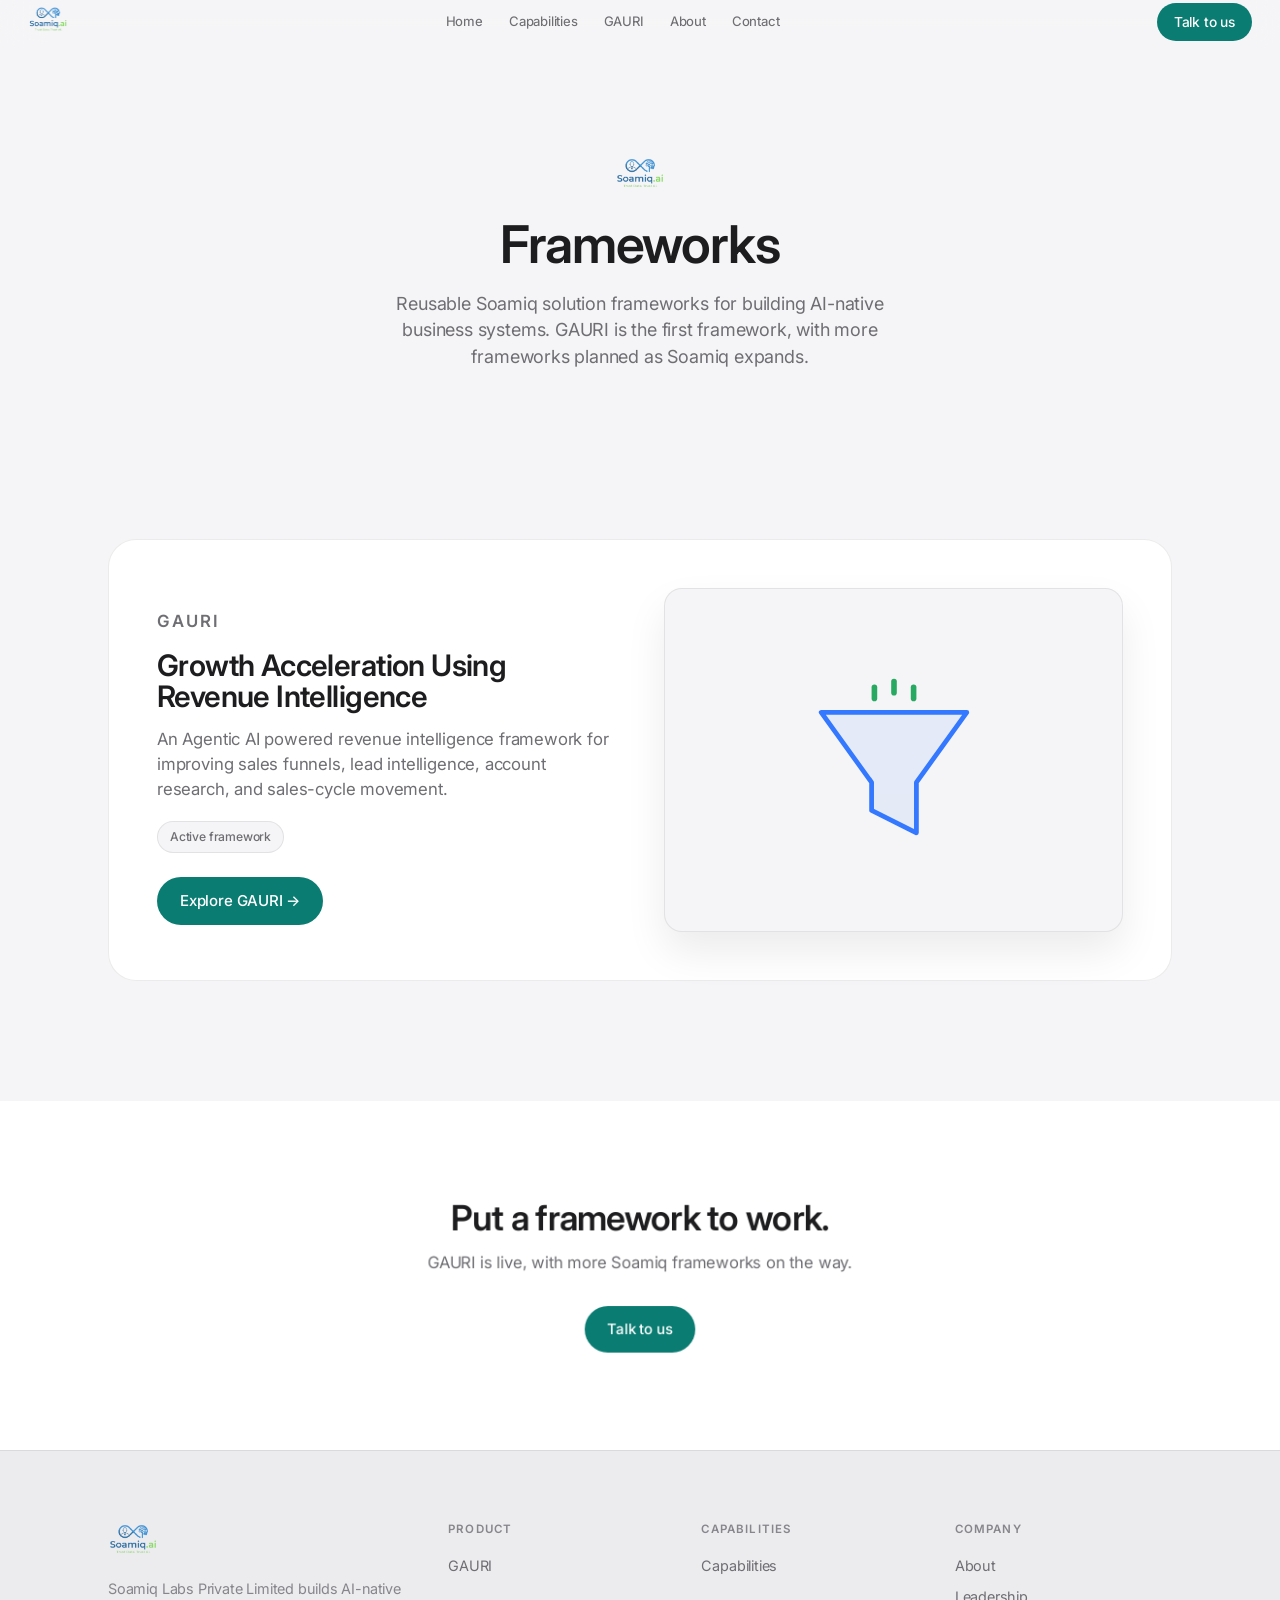
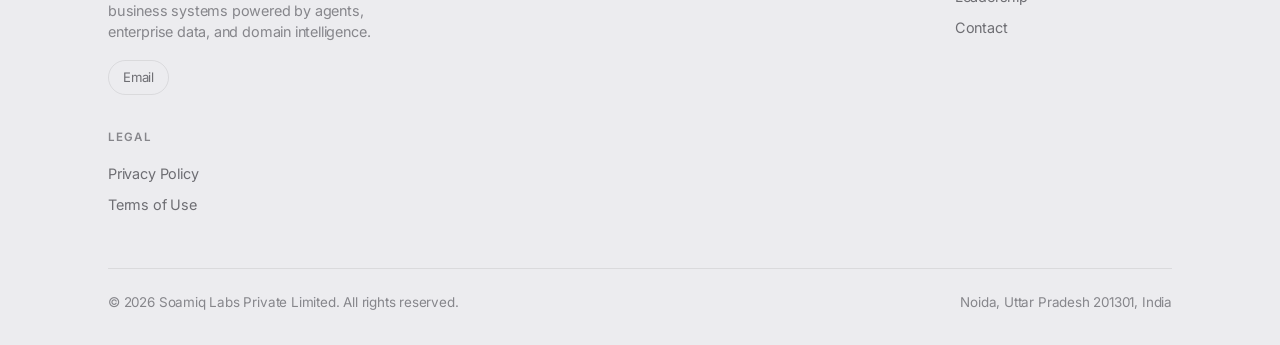
<file: frameworks/index.html>
<!DOCTYPE html>
<html lang="en">
<head>
  <meta charset="UTF-8" />
  <meta name="viewport" content="width=device-width, initial-scale=1.0" />
  <title>Frameworks — GAURI & beyond | Soamiq</title>
  <meta name="description" content="Reusable Soamiq solution frameworks for building AI-native business systems. GAURI is the first framework, with more planned as Soamiq expands." />
  <link rel="canonical" href="https://soamiq.ai/frameworks" />
  <meta name="theme-color" content="#f5f5f7" />
  <meta property="og:title" content="Soamiq Frameworks" />
  <meta property="og:description" content="Reusable frameworks for AI-native business systems." />
  <link rel="icon" type="image/svg+xml" href="/assets/img/favicon.svg" />
  <link rel="apple-touch-icon" href="/assets/img/soamiq_logo.png" />
  <link rel="preconnect" href="https://fonts.googleapis.com" />
  <link rel="preconnect" href="https://fonts.gstatic.com" crossorigin />
  <link href="https://fonts.googleapis.com/css2?family=Inter:wght@400;500;600;700&display=swap" rel="stylesheet" />
  <link rel="stylesheet" href="/assets/css/tokens.css" />
  <link rel="stylesheet" href="/assets/css/styles.css" />
</head>
<body>
  <a class="skip-link" href="#app">Skip to content</a>
  <div id="site-header"></div>
  <main id="app" data-page="frameworks"></main>
  <div id="site-footer"></div>
  <noscript><div class="ns container">Soamiq frameworks. Please enable JavaScript, or email <a href="mailto:hello@soamiq.ai">hello@soamiq.ai</a>.</div></noscript>
  <script src="/assets/js/data.js"></script>
  <script src="/assets/js/app.js" defer></script>
</body>
</html>
</file>
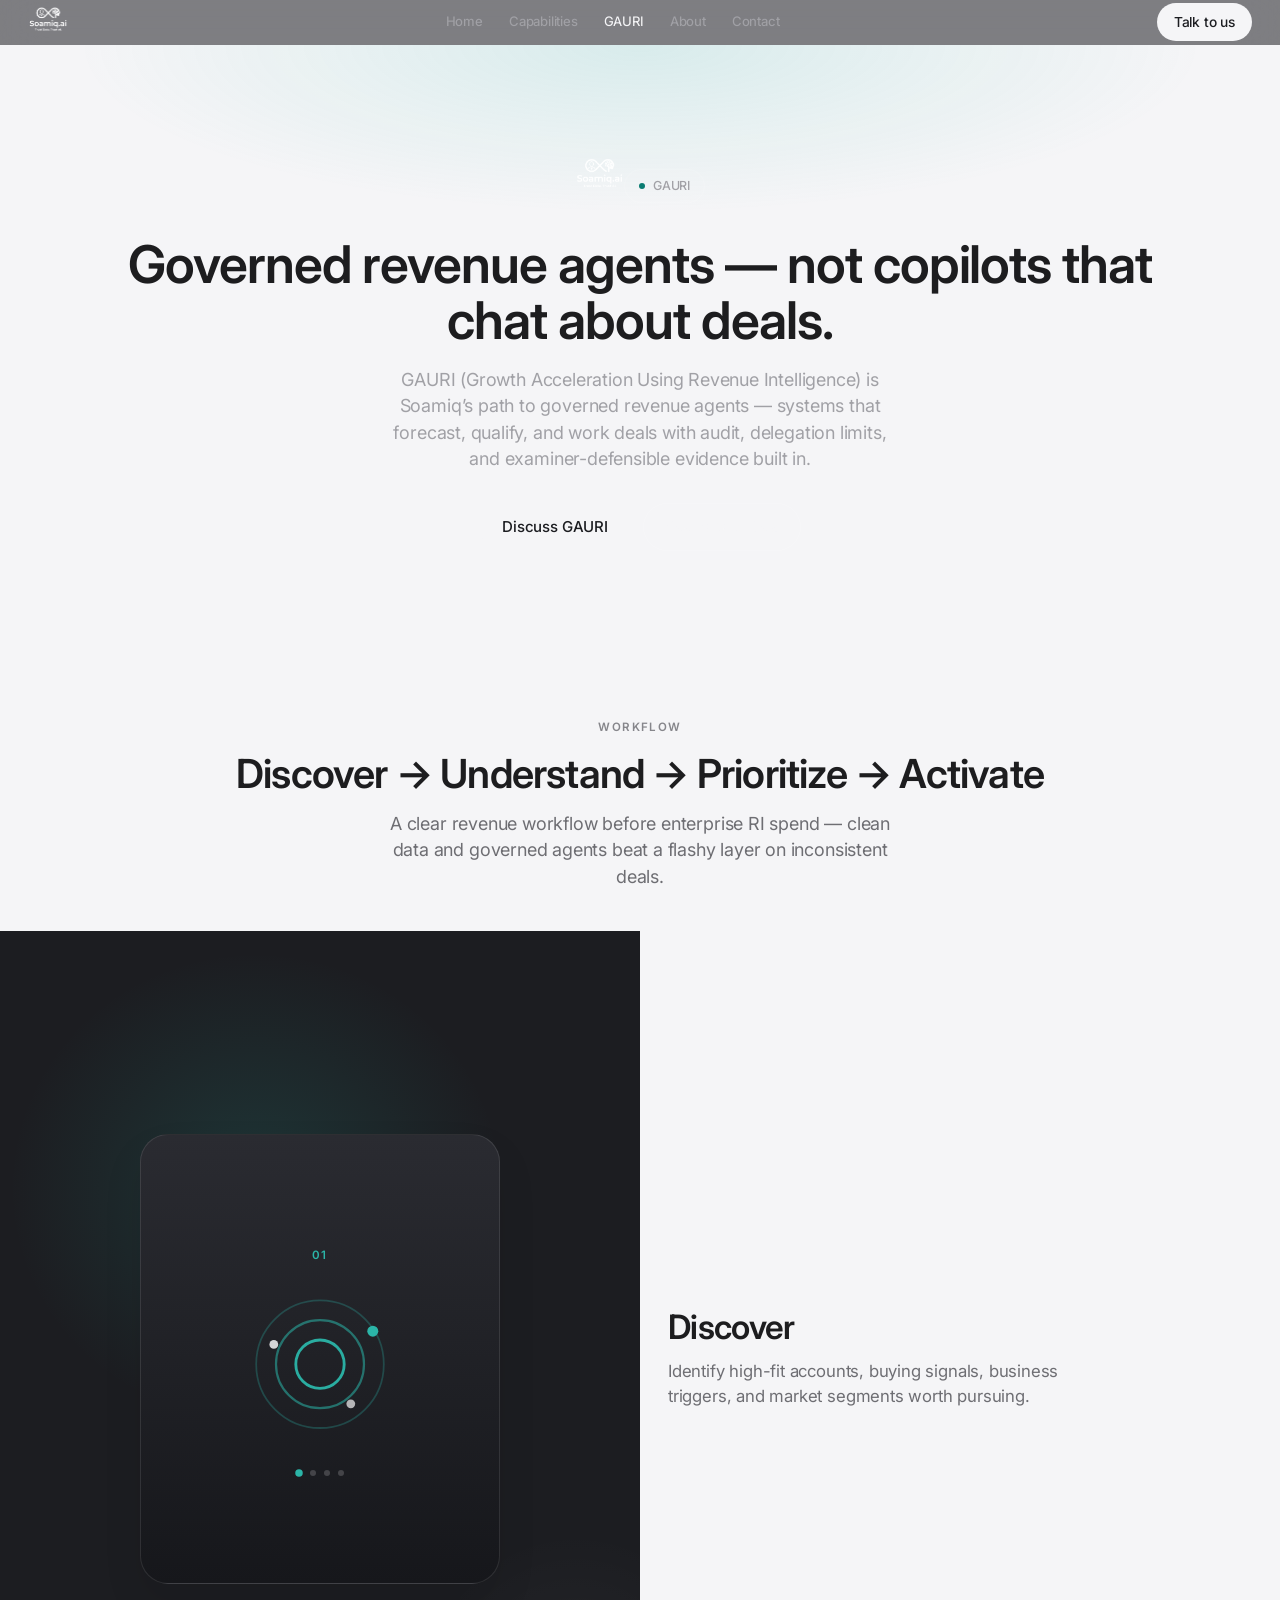
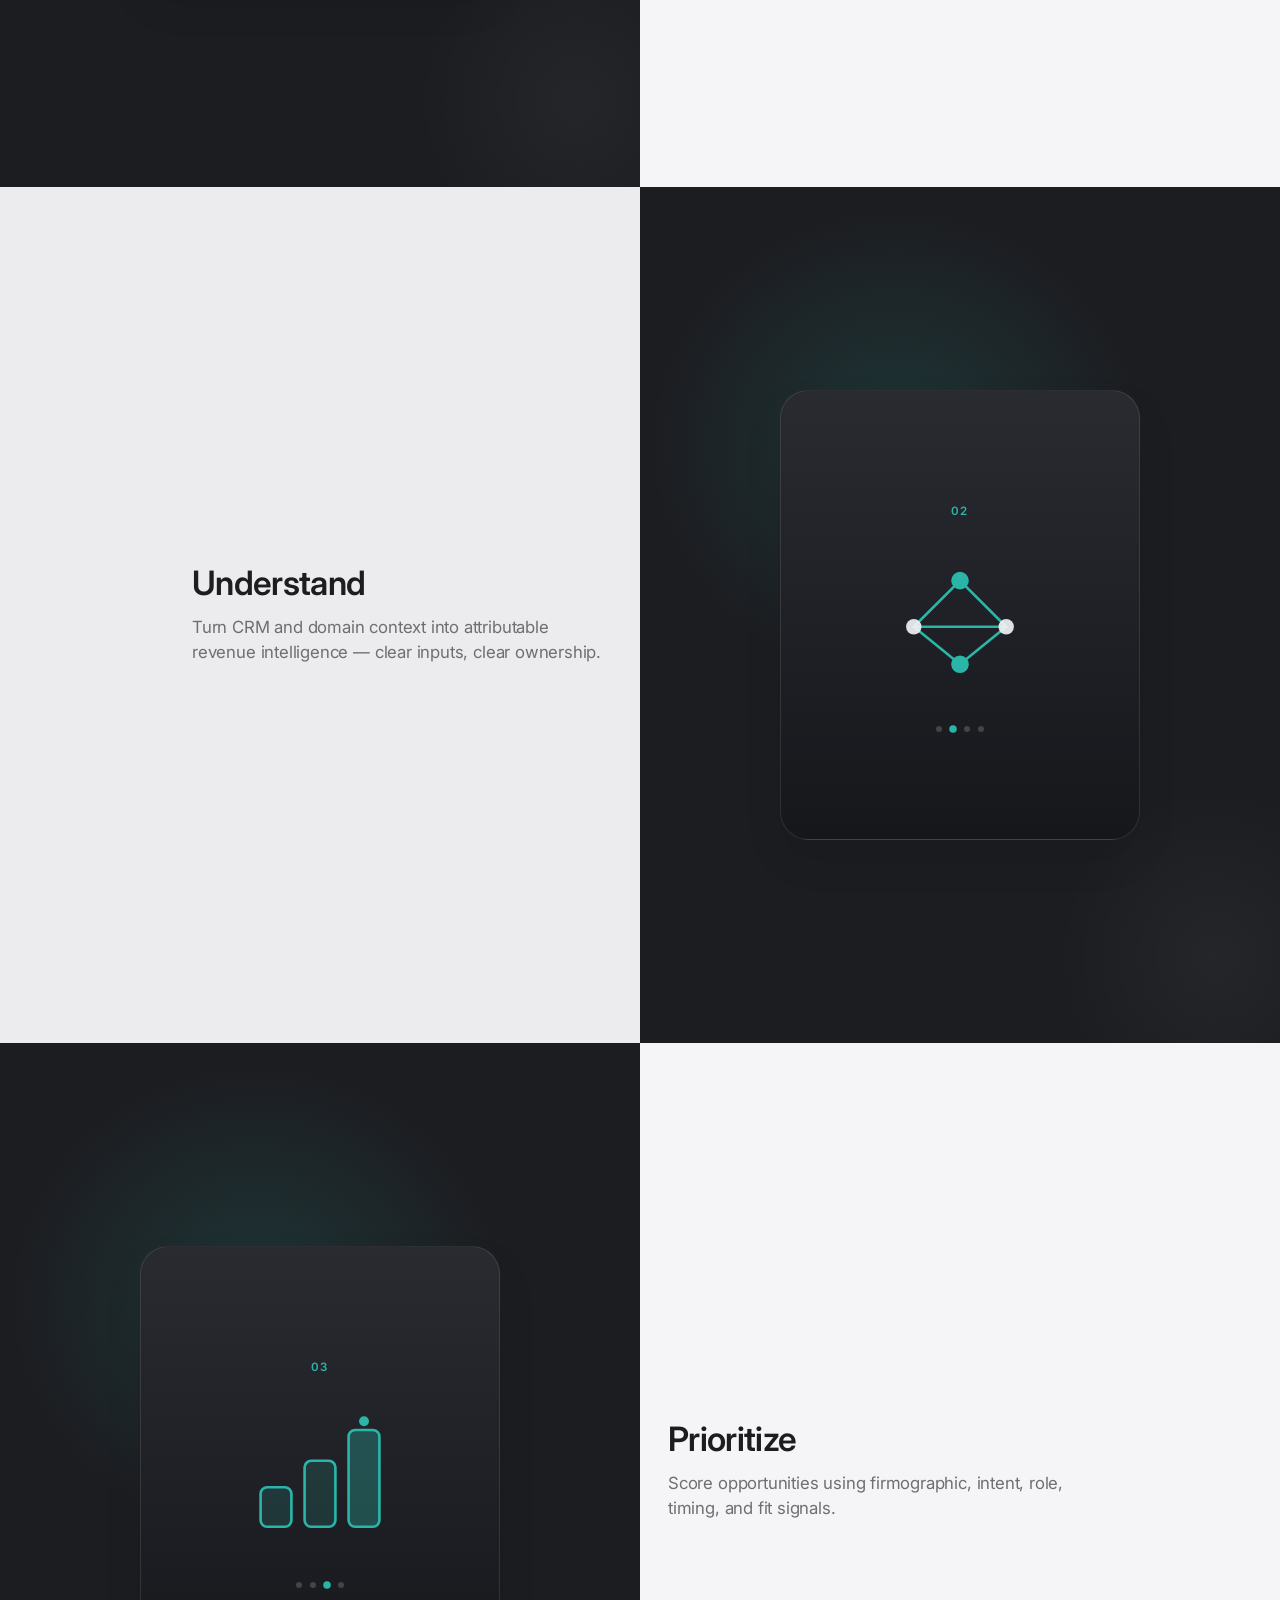
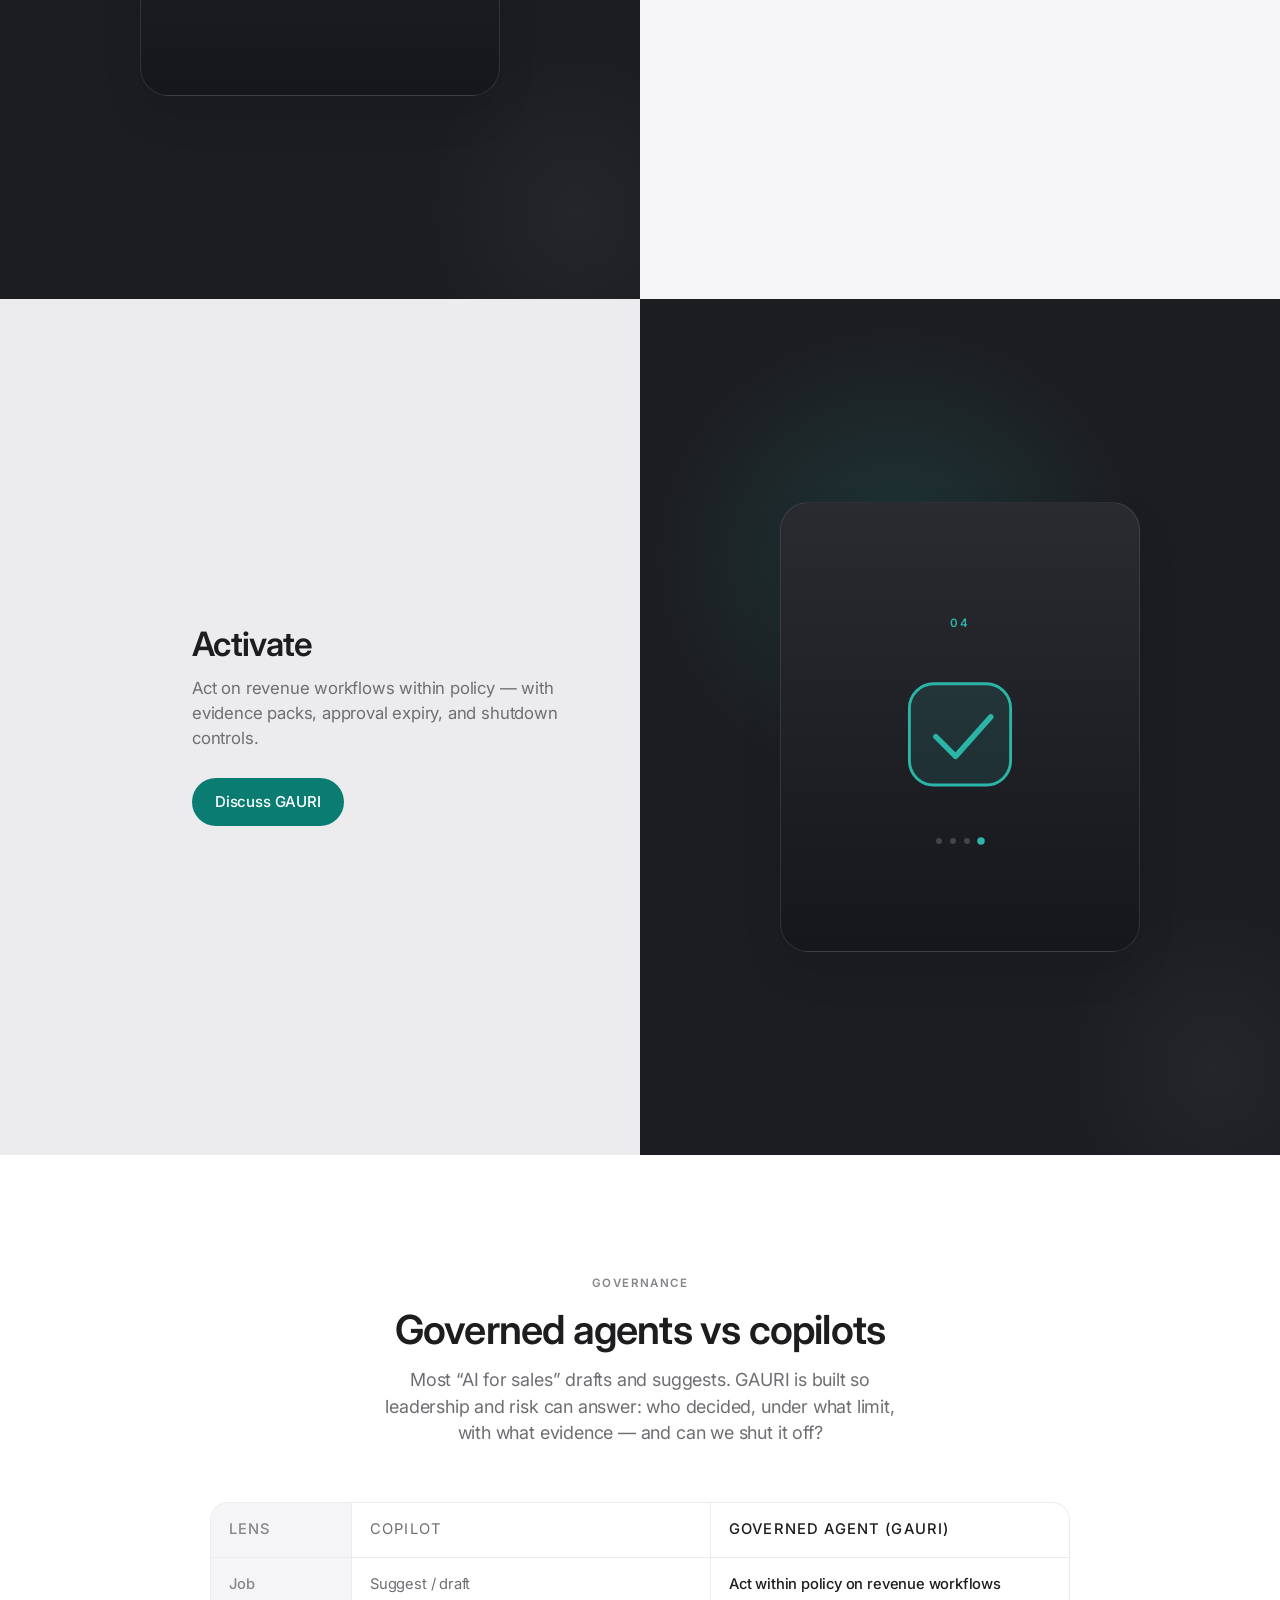
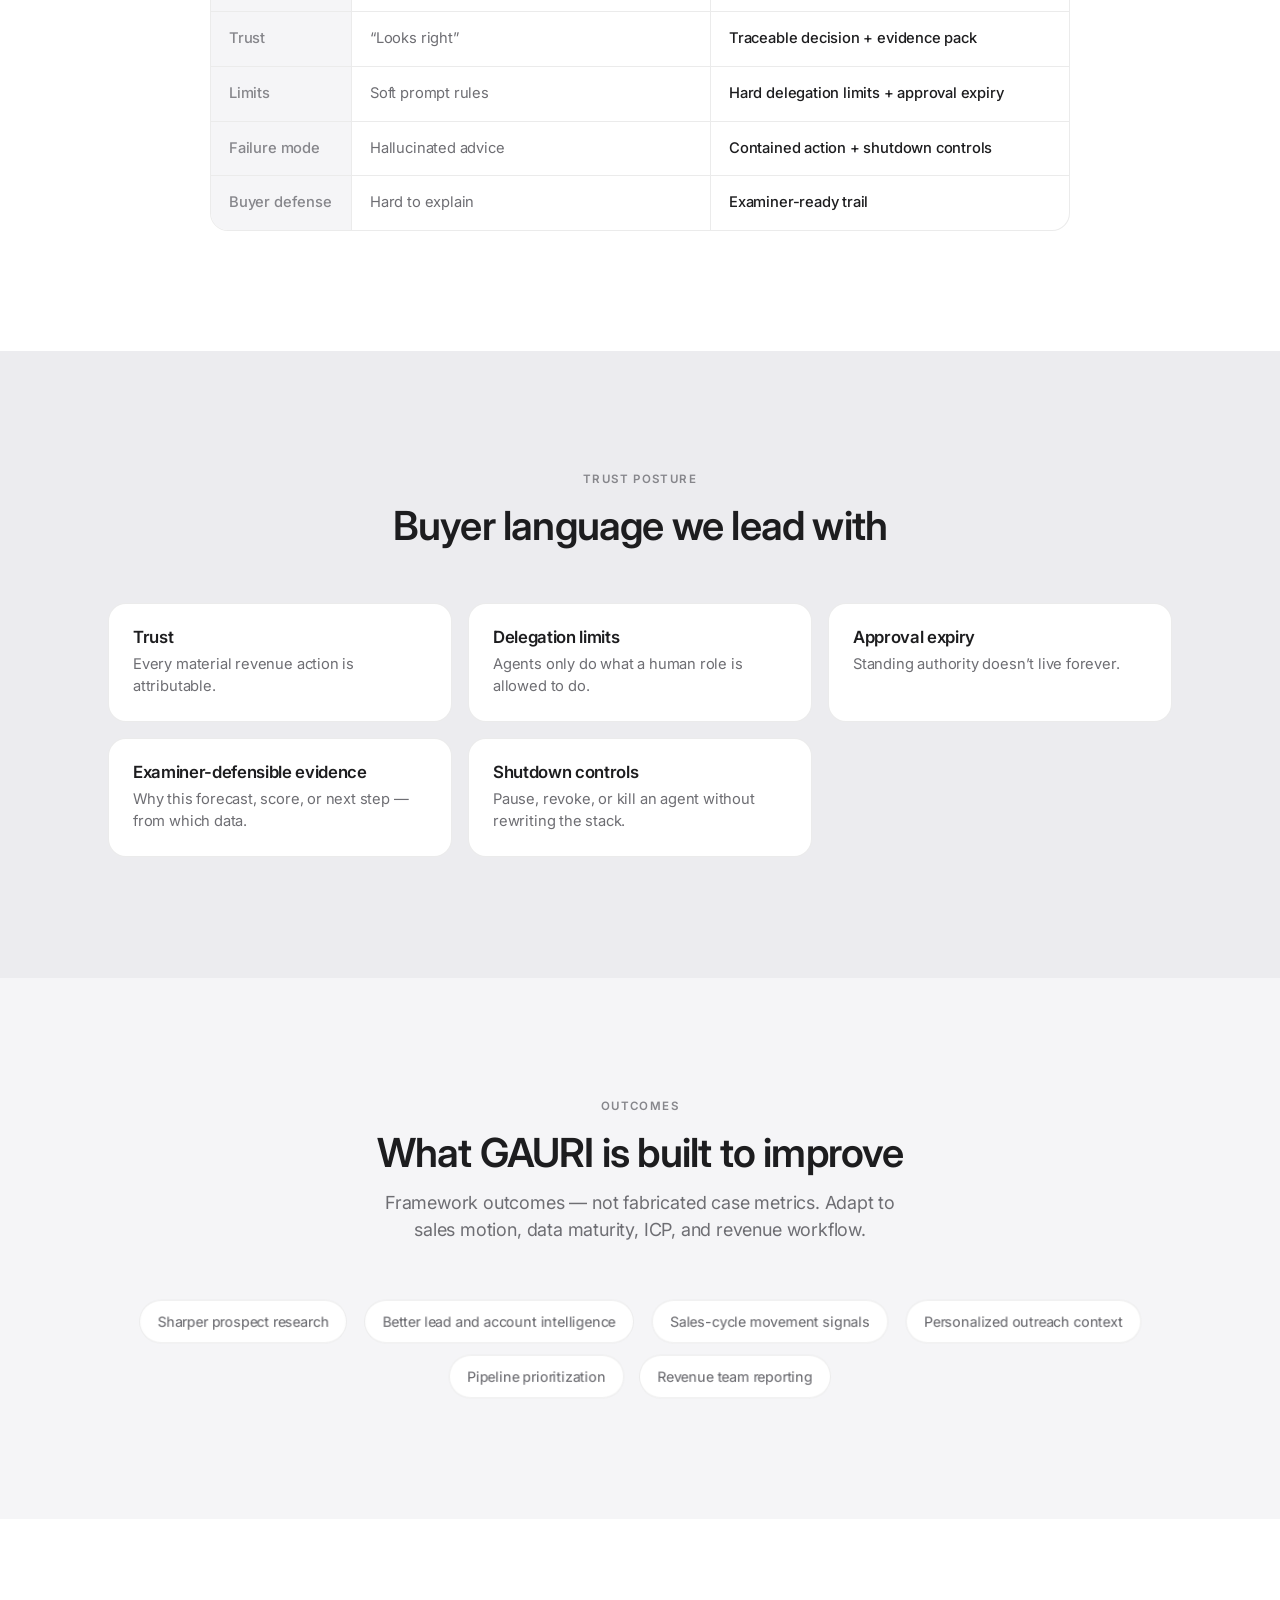
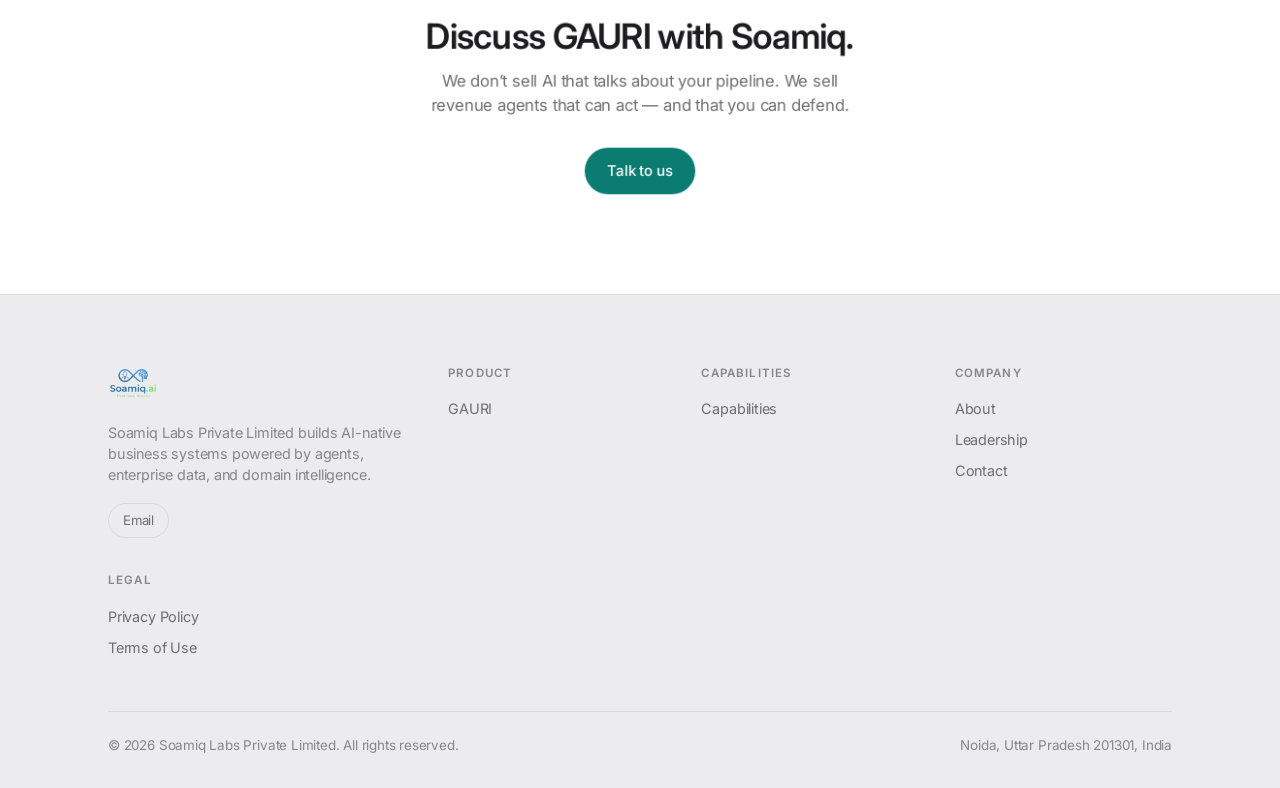
<file: gauri/index.html>
<!DOCTYPE html>
<html lang="en">
<head>
  <meta charset="UTF-8" />
  <meta name="viewport" content="width=device-width, initial-scale=1.0" />
  <title>GAURI — Growth Acceleration Using Revenue Intelligence | Soamiq</title>
  <meta name="description" content="GAURI: governed revenue agents — Discover, Understand, Prioritize, Activate. Not copilots that chat about deals. No invented ROI claims." />
  <link rel="canonical" href="https://soamiq.ai/gauri" />
  <meta name="theme-color" content="#f5f5f7" />
  <meta property="og:title" content="GAURI by Soamiq" />
  <meta property="og:description" content="Governed revenue agents vs copilots — Discover → Understand → Prioritize → Activate." />
  <link rel="icon" type="image/svg+xml" href="/assets/img/favicon.svg" />
  <link rel="apple-touch-icon" href="/assets/img/soamiq_logo.png" />
  <link rel="preconnect" href="https://fonts.googleapis.com" />
  <link rel="preconnect" href="https://fonts.gstatic.com" crossorigin />
  <link href="https://fonts.googleapis.com/css2?family=Inter:wght@400;500;600;700&display=swap" rel="stylesheet" />
  <link rel="stylesheet" href="/assets/css/tokens.css" />
  <link rel="stylesheet" href="/assets/css/styles.css" />
</head>
<body>
  <a class="skip-link" href="#app">Skip to content</a>
  <div id="site-header"></div>
  <main id="app" data-page="gauri"></main>
  <div id="site-footer"></div>
  <noscript><div class="ns container">GAURI — Growth Acceleration Using Revenue Intelligence. Please enable JavaScript, or email <a href="mailto:hello@soamiq.ai">hello@soamiq.ai</a>.</div></noscript>
  <script src="/assets/js/data.js"></script>
  <script src="/assets/js/app.js" defer></script>
</body>
</html>
</file>
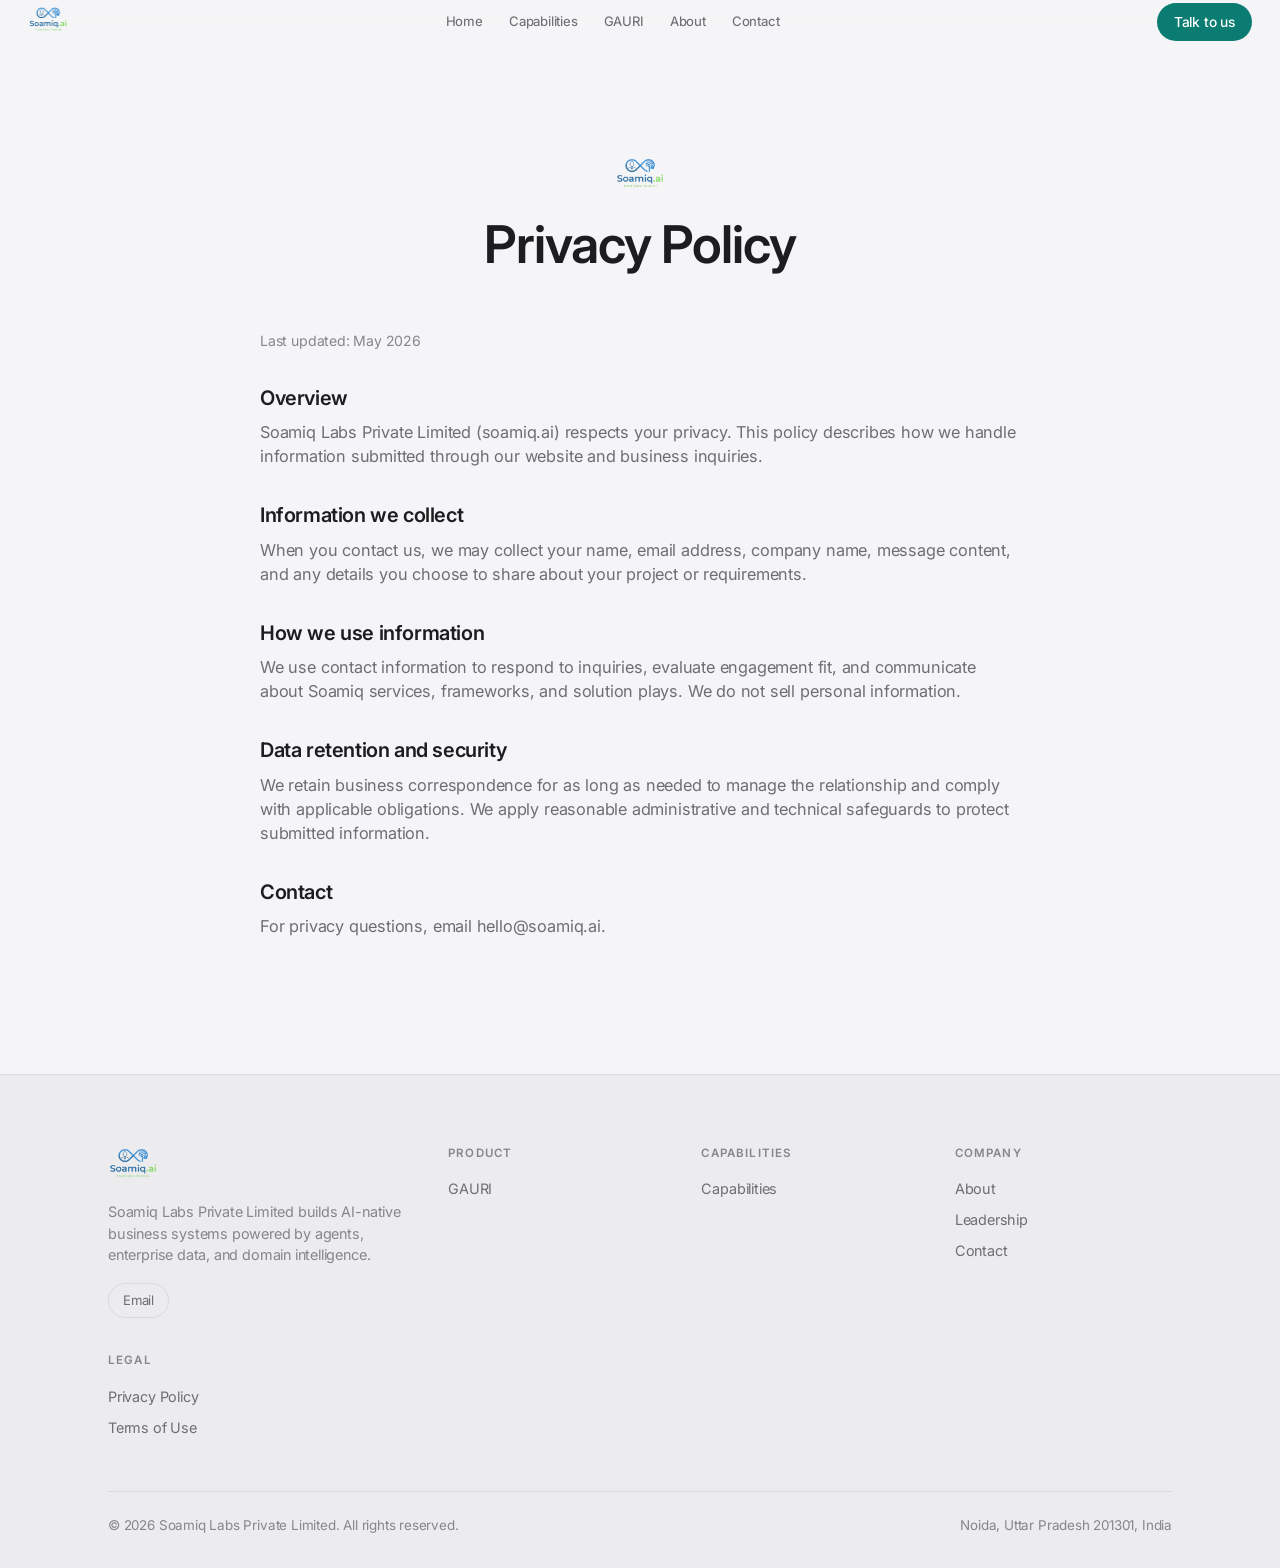
<file: privacy/index.html>
<!DOCTYPE html>
<html lang="en">
<head>
  <meta charset="UTF-8" />
  <meta name="viewport" content="width=device-width, initial-scale=1.0" />
  <title>Privacy Policy | Soamiq</title>
  <meta name="description" content="How Soamiq Labs Private Limited handles information submitted through soamiq.ai and business inquiries." />
  <link rel="canonical" href="https://soamiq.ai/privacy" />
  <meta name="robots" content="noindex" />
  <meta name="theme-color" content="#f5f5f7" />
  <link rel="icon" type="image/svg+xml" href="/assets/img/favicon.svg" />
  <link rel="apple-touch-icon" href="/assets/img/soamiq_logo.png" />
  <link rel="preconnect" href="https://fonts.googleapis.com" />
  <link rel="preconnect" href="https://fonts.gstatic.com" crossorigin />
  <link href="https://fonts.googleapis.com/css2?family=Inter:wght@400;500;600;700&display=swap" rel="stylesheet" />
  <link rel="stylesheet" href="/assets/css/tokens.css" />
  <link rel="stylesheet" href="/assets/css/styles.css" />
</head>
<body>
  <a class="skip-link" href="#app">Skip to content</a>
  <div id="site-header"></div>
  <main id="app" data-page="privacy"></main>
  <div id="site-footer"></div>
  <noscript><div class="ns container">Privacy Policy. Please enable JavaScript, or email <a href="mailto:hello@soamiq.ai">hello@soamiq.ai</a>.</div></noscript>
  <script src="/assets/js/data.js"></script>
  <script src="/assets/js/app.js" defer></script>
</body>
</html>
</file>
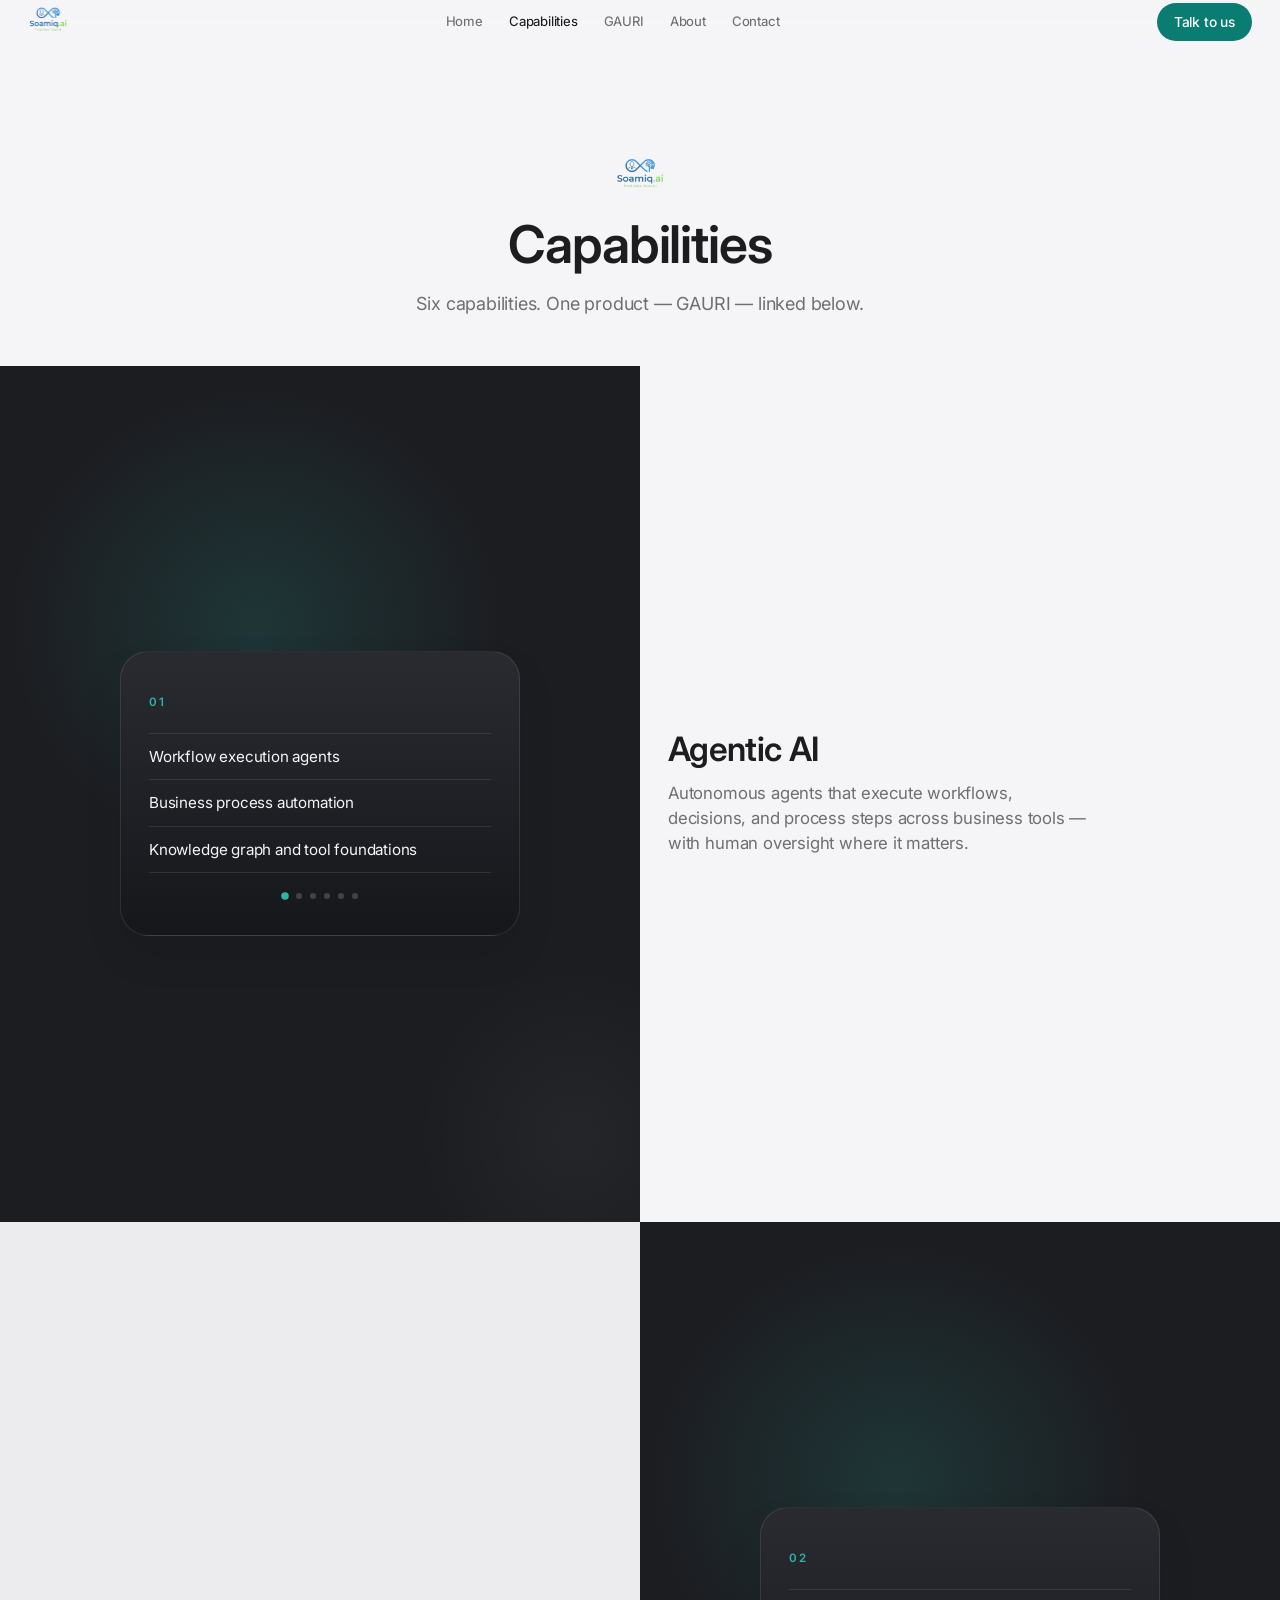
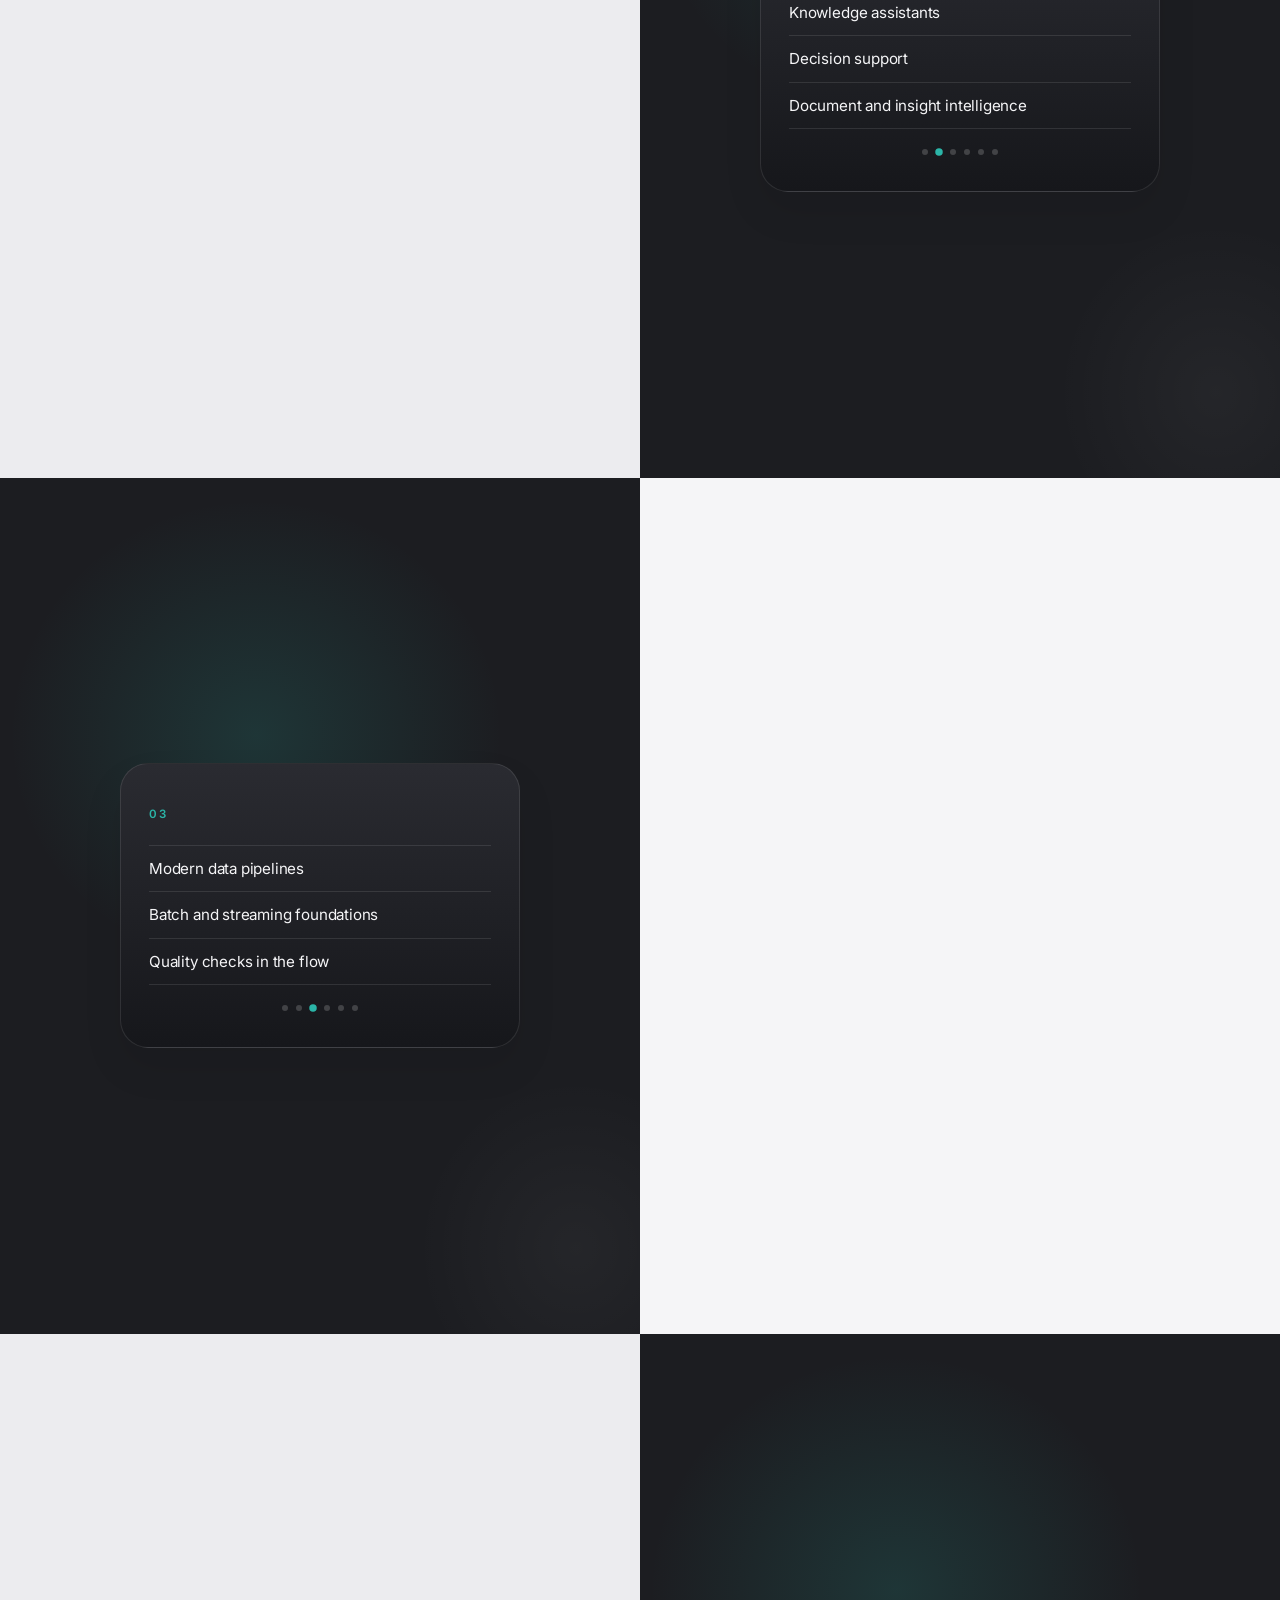
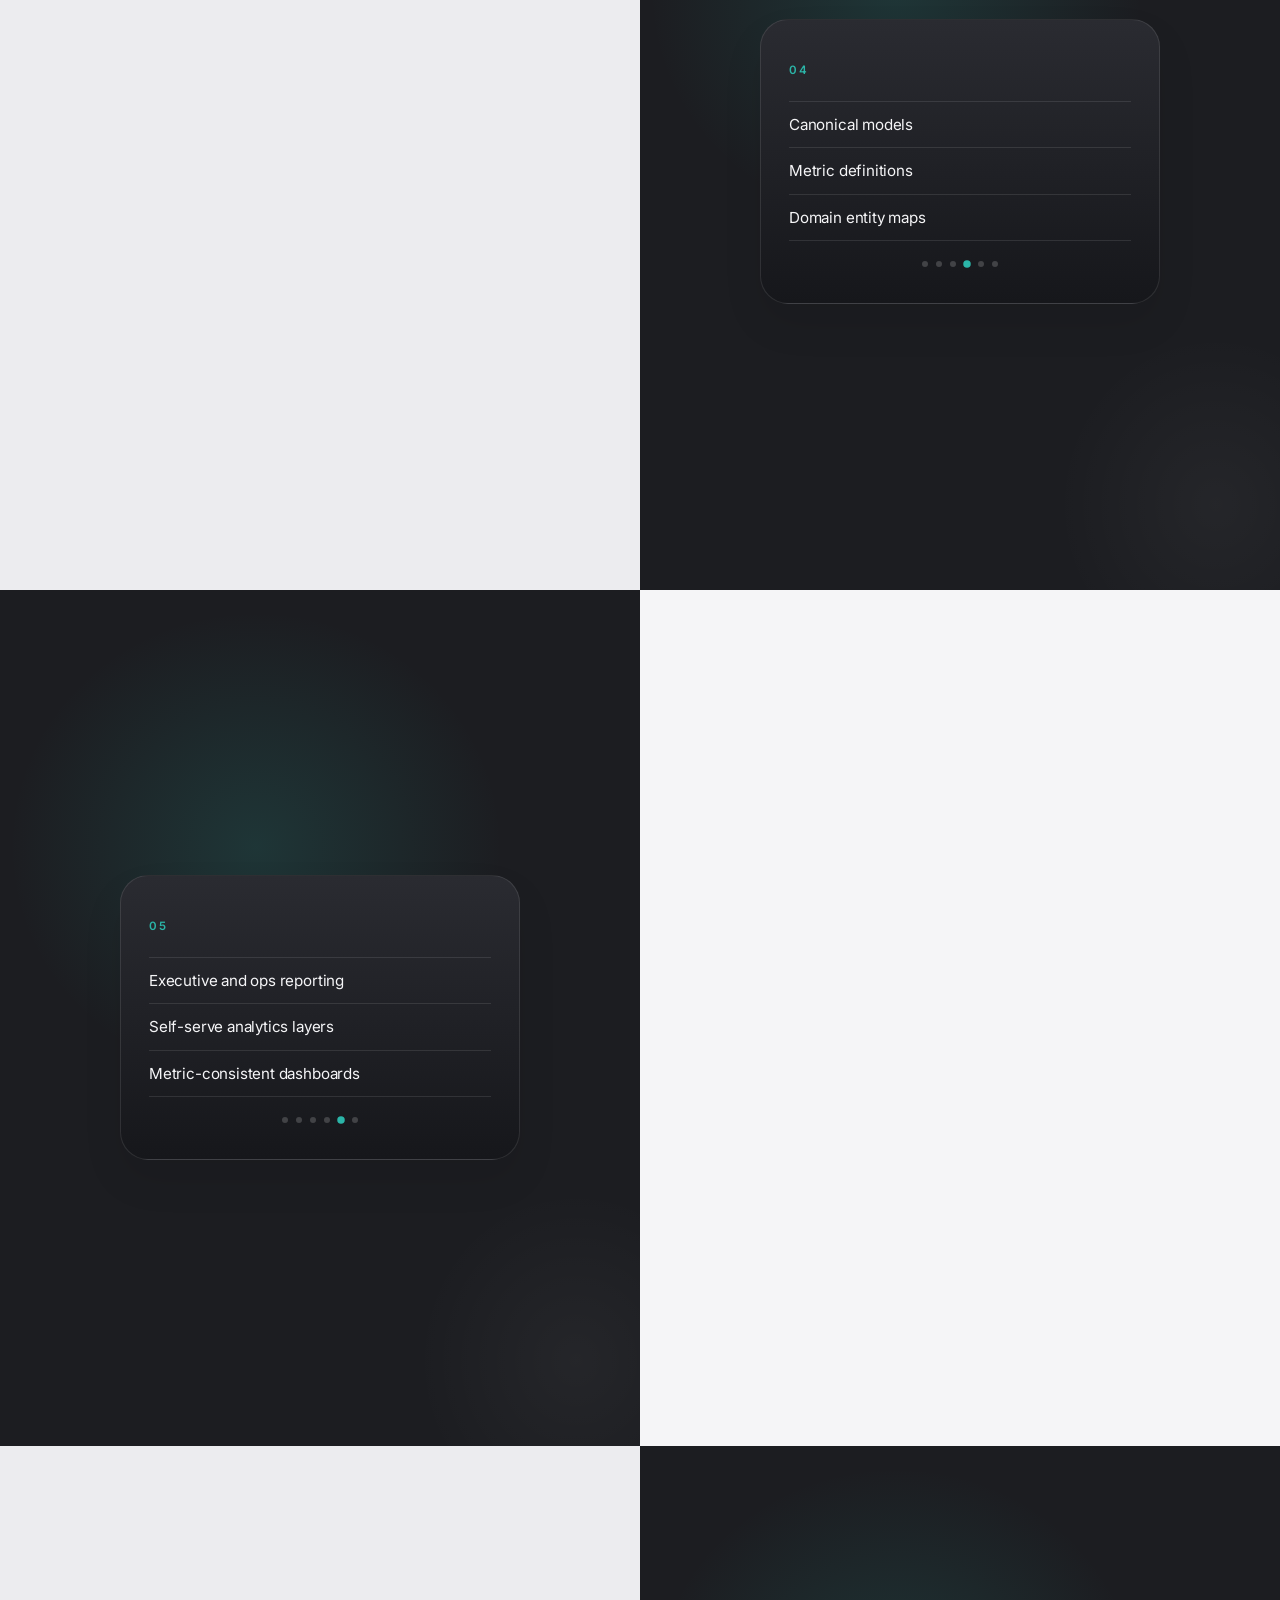
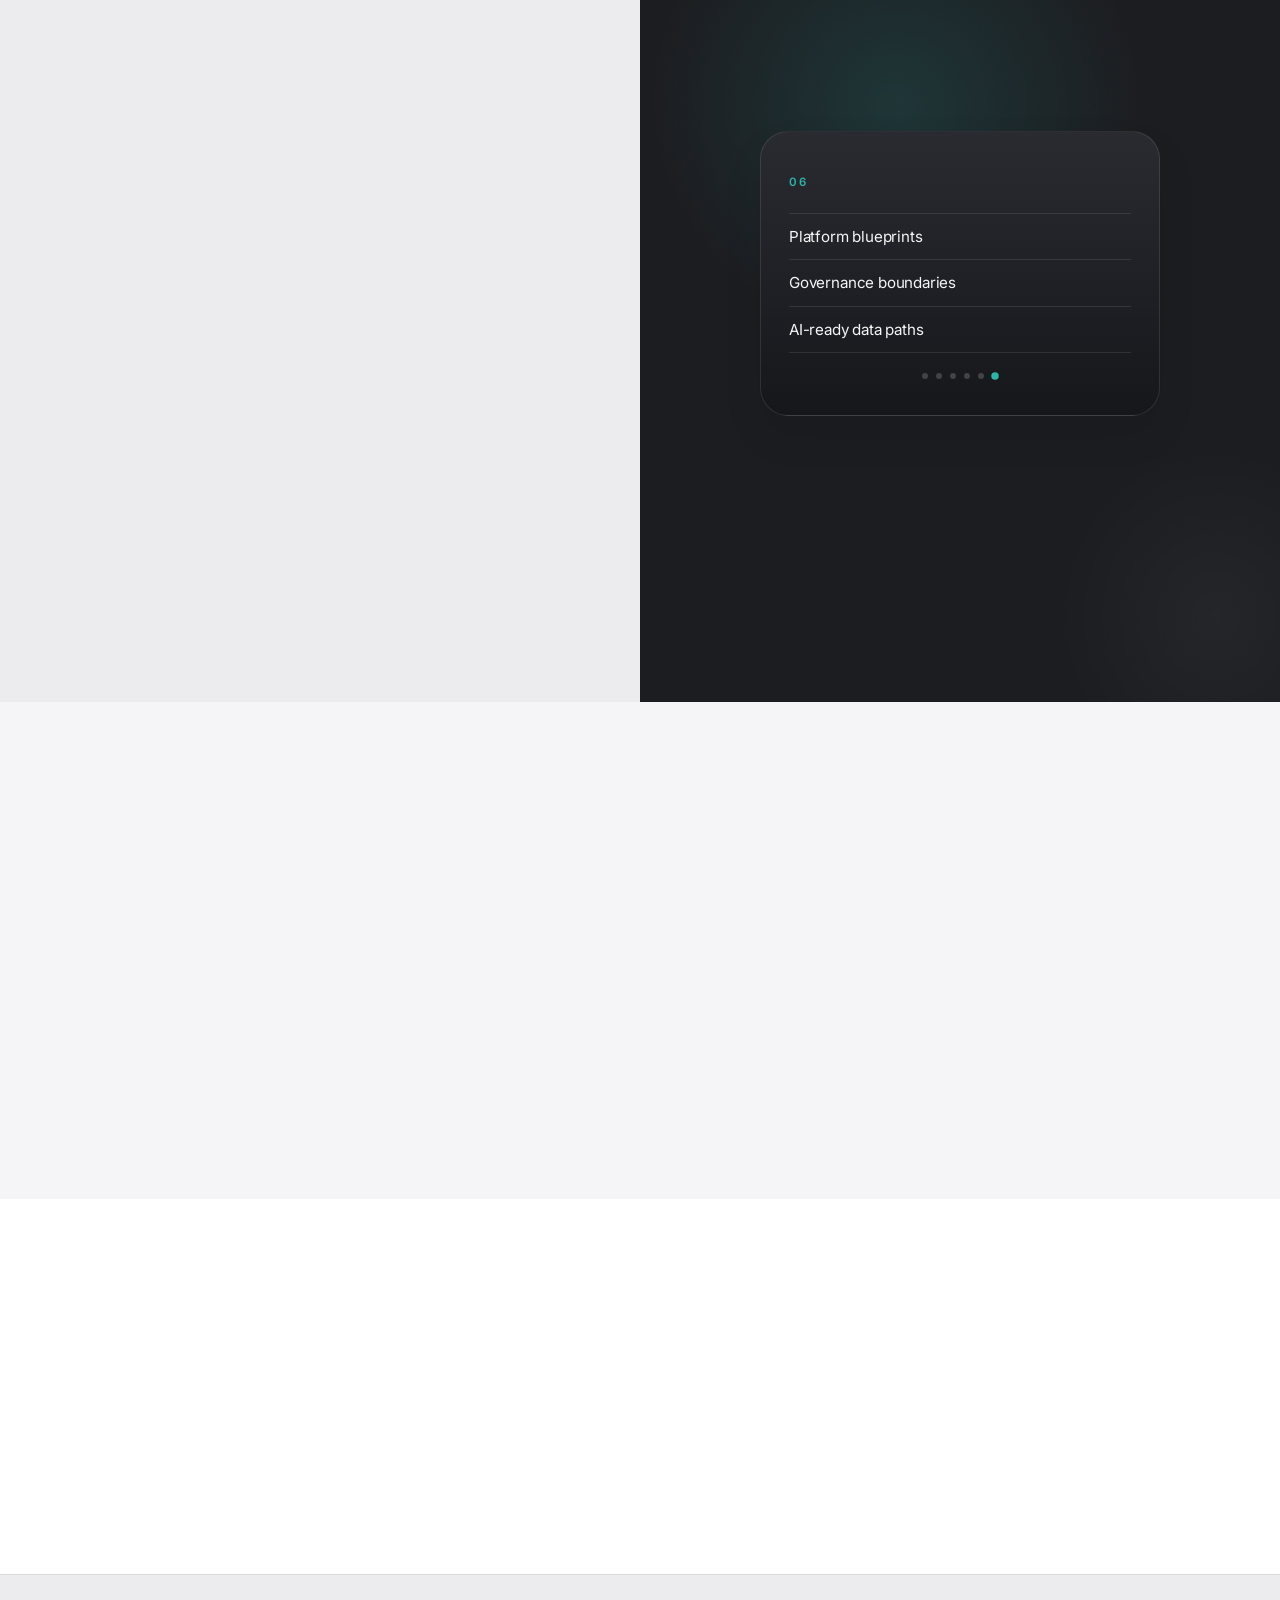
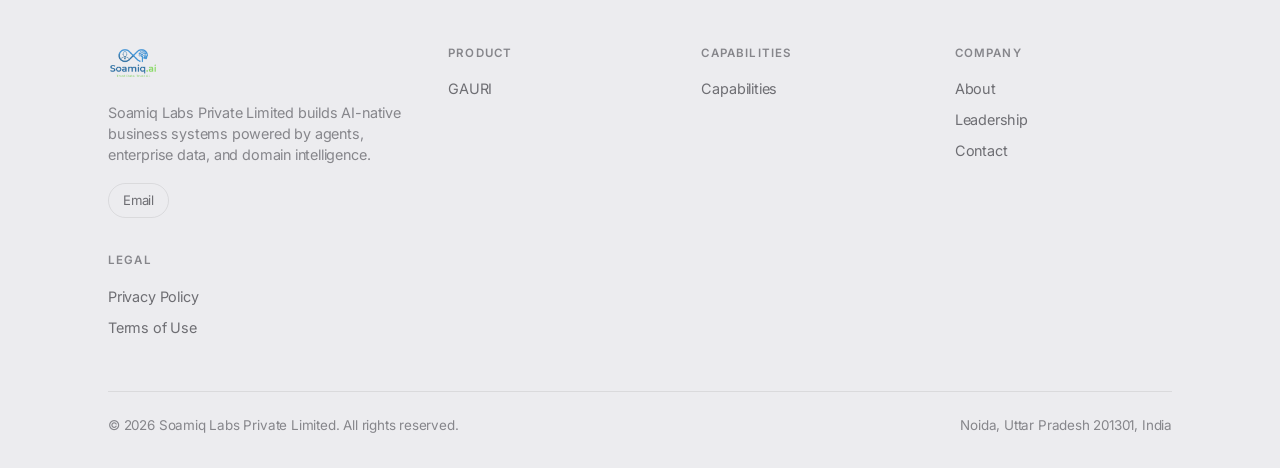
<file: services/index.html>
<!DOCTYPE html>
<html lang="en">
<head>
  <meta charset="UTF-8" />
  <meta name="viewport" content="width=device-width, initial-scale=1.0" />
  <title>Capabilities — Agentic AI, Generative AI & Data | Soamiq</title>
  <meta name="description" content="Soamiq capabilities across Agentic AI, Generative AI, Data Engineering, Data Modelling, BI, and Data Architecture. GAURI is the product." />
  <meta name="theme-color" content="#f5f5f7" />
  <meta http-equiv="refresh" content="0; url=/capabilities" />
  <link rel="canonical" href="https://soamiq.ai/capabilities" />
  <meta property="og:title" content="Soamiq Capabilities" />
  <meta property="og:description" content="Agentic AI, Generative AI, Data Engineering, Data Modelling, BI, Data Architecture." />
  <link rel="icon" type="image/svg+xml" href="/assets/img/favicon.svg" />
  <link rel="apple-touch-icon" href="/assets/img/soamiq_logo.png" />
  <link rel="preconnect" href="https://fonts.googleapis.com" />
  <link rel="preconnect" href="https://fonts.gstatic.com" crossorigin />
  <link href="https://fonts.googleapis.com/css2?family=Inter:wght@400;500;600;700&display=swap" rel="stylesheet" />
  <link rel="stylesheet" href="/assets/css/tokens.css" />
  <link rel="stylesheet" href="/assets/css/styles.css" />
</head>
<body>
  <a class="skip-link" href="#app">Skip to content</a>
  <div id="site-header"></div>
  <main id="app" data-page="services"></main>
  <div id="site-footer"></div>
  <noscript><div class="ns container">Soamiq services. Please enable JavaScript, or email <a href="mailto:hello@soamiq.ai">hello@soamiq.ai</a>.</div></noscript>
  <script src="/assets/js/data.js"></script>
  <script src="/assets/js/app.js" defer></script>
</body>
</html>
</file>
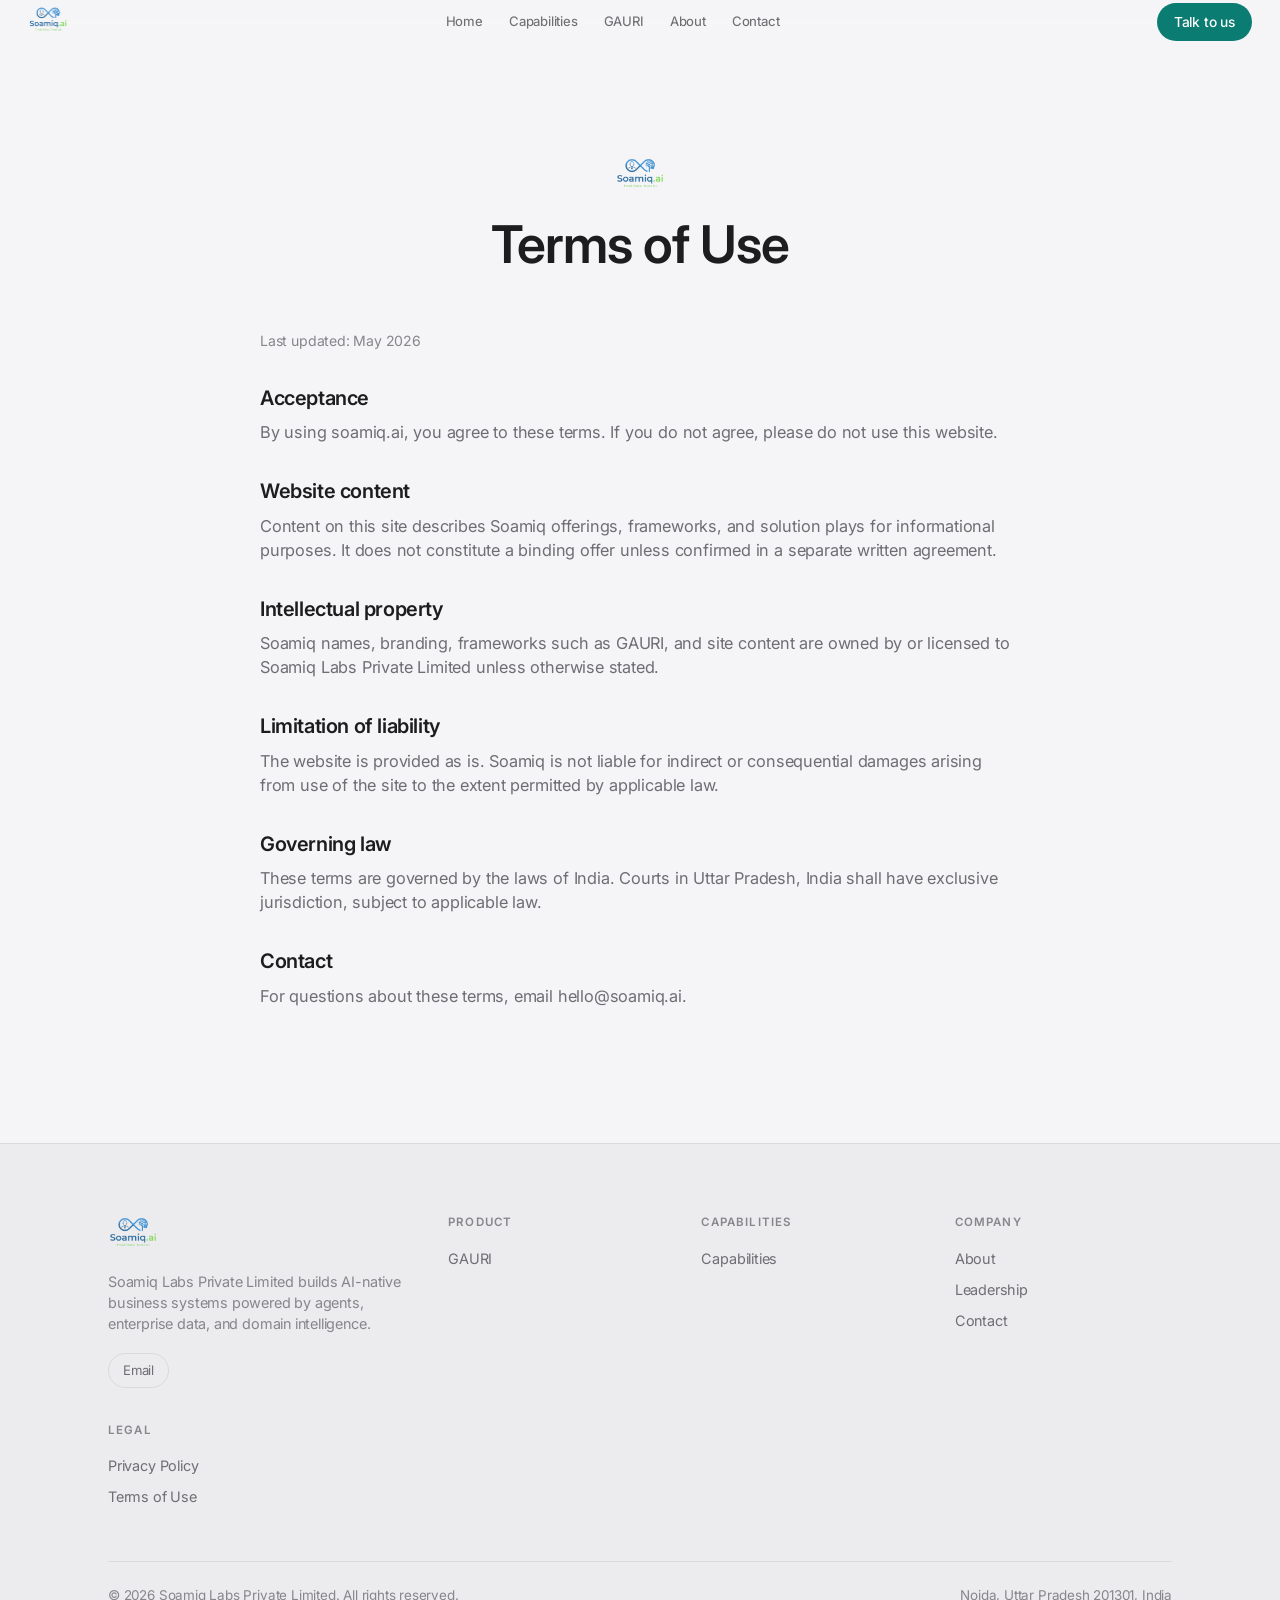
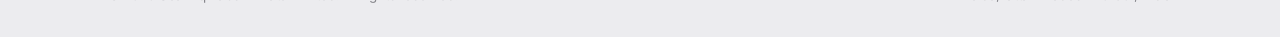
<file: terms/index.html>
<!DOCTYPE html>
<html lang="en">
<head>
  <meta charset="UTF-8" />
  <meta name="viewport" content="width=device-width, initial-scale=1.0" />
  <title>Terms of Use | Soamiq</title>
  <meta name="description" content="Terms governing use of the soamiq.ai website, operated by Soamiq Labs Private Limited." />
  <link rel="canonical" href="https://soamiq.ai/terms" />
  <meta name="robots" content="noindex" />
  <meta name="theme-color" content="#f5f5f7" />
  <link rel="icon" type="image/svg+xml" href="/assets/img/favicon.svg" />
  <link rel="apple-touch-icon" href="/assets/img/soamiq_logo.png" />
  <link rel="preconnect" href="https://fonts.googleapis.com" />
  <link rel="preconnect" href="https://fonts.gstatic.com" crossorigin />
  <link href="https://fonts.googleapis.com/css2?family=Inter:wght@400;500;600;700&display=swap" rel="stylesheet" />
  <link rel="stylesheet" href="/assets/css/tokens.css" />
  <link rel="stylesheet" href="/assets/css/styles.css" />
</head>
<body>
  <a class="skip-link" href="#app">Skip to content</a>
  <div id="site-header"></div>
  <main id="app" data-page="terms"></main>
  <div id="site-footer"></div>
  <noscript><div class="ns container">Terms of Use. Please enable JavaScript, or email <a href="mailto:hello@soamiq.ai">hello@soamiq.ai</a>.</div></noscript>
  <script src="/assets/js/data.js"></script>
  <script src="/assets/js/app.js" defer></script>
</body>
</html>
</file>
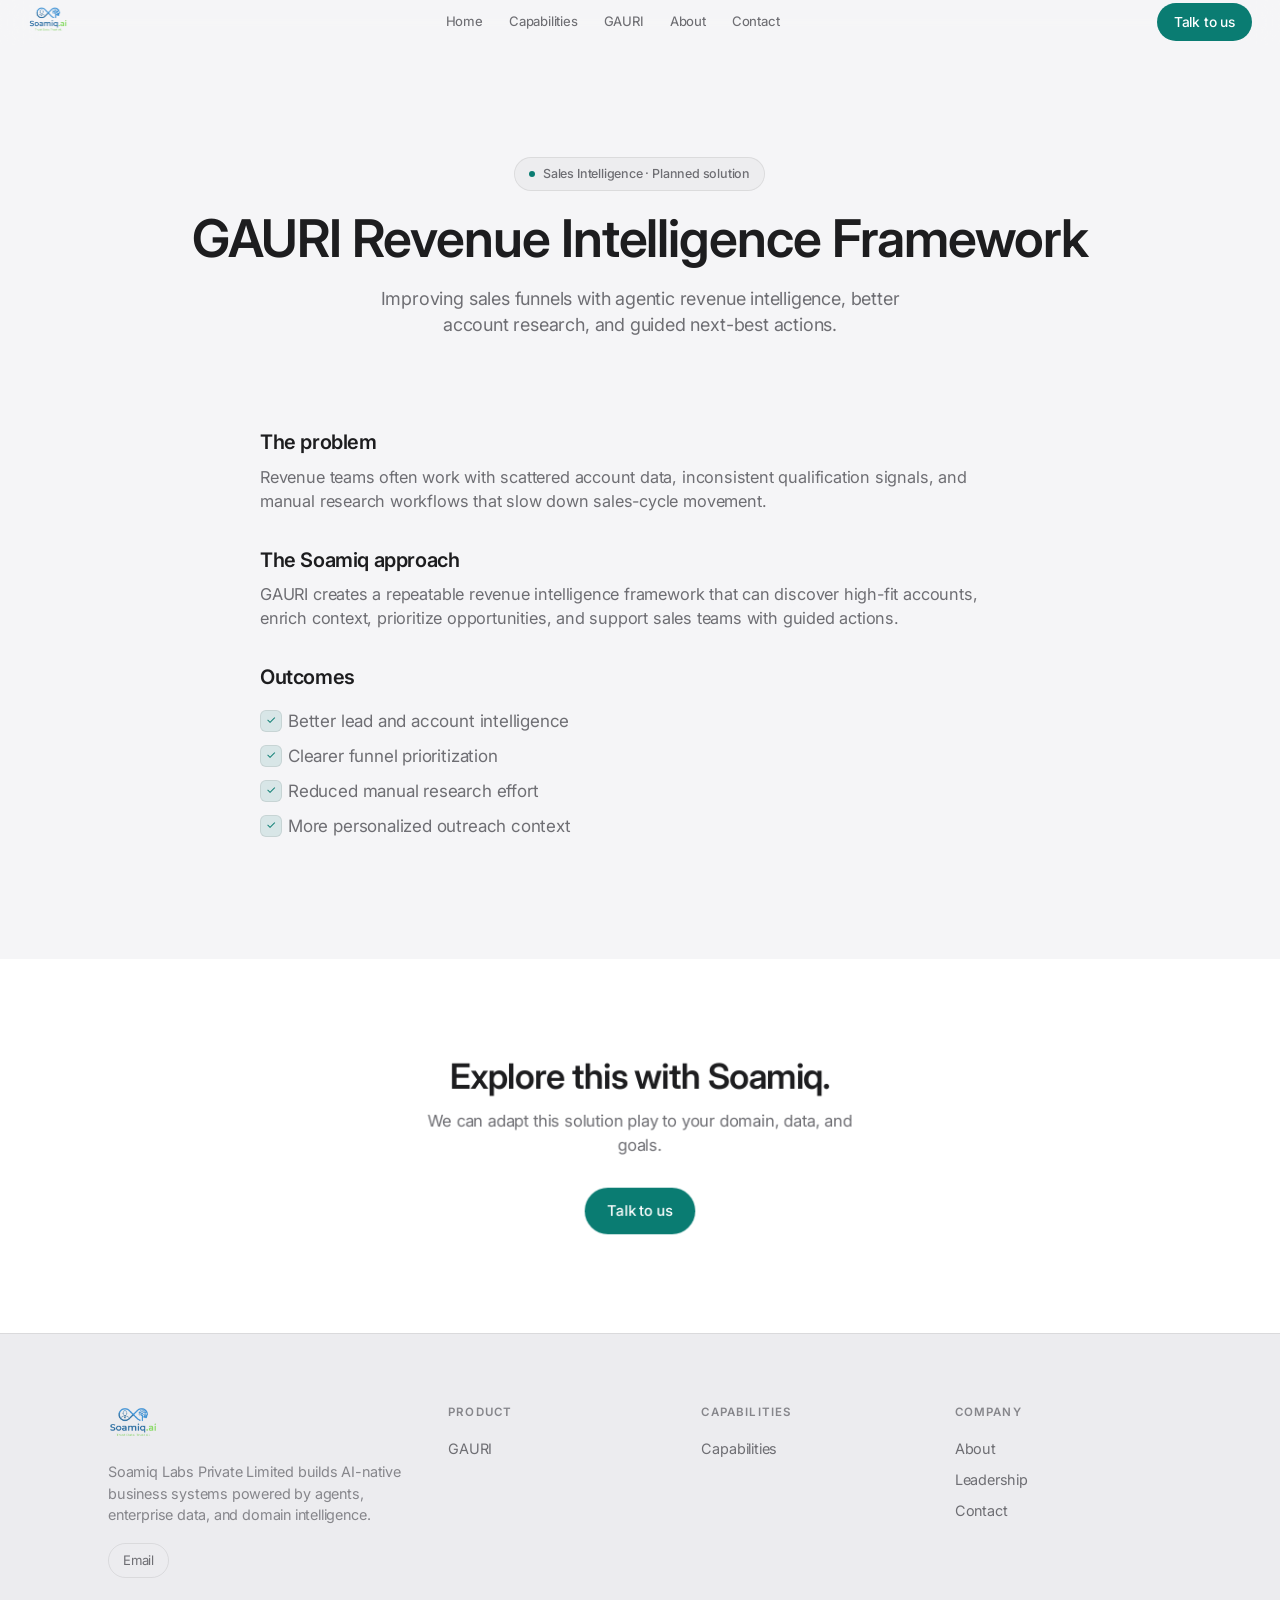
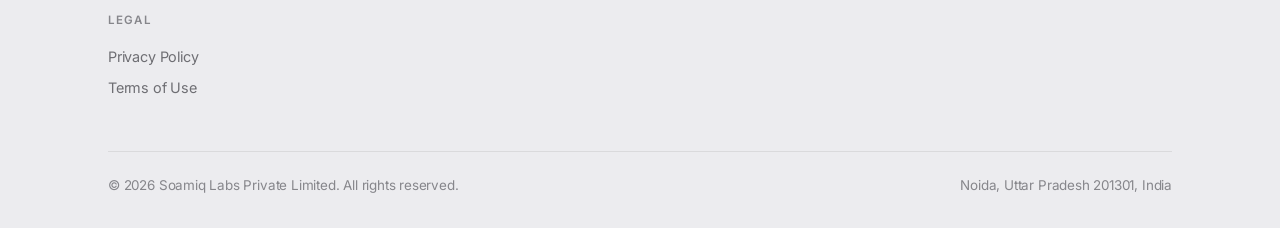
<file: use-cases/gauri-revenue-intelligence/index.html>
<!DOCTYPE html>
<html lang="en">
<head>
  <meta charset="UTF-8" />
  <meta name="viewport" content="width=device-width, initial-scale=1.0" />
  <title>GAURI Revenue Intelligence Framework — Use Case | Soamiq</title>
  <meta name="description" content="Use case: improving sales funnels with agentic revenue intelligence, better account research, and guided next-best actions." />
  <link rel="canonical" href="https://soamiq.ai/use-cases/gauri-revenue-intelligence" />
  <meta name="theme-color" content="#f5f5f7" />
  <link rel="icon" type="image/svg+xml" href="/assets/img/favicon.svg" />
  <link rel="apple-touch-icon" href="/assets/img/soamiq_logo.png" />
  <link rel="preconnect" href="https://fonts.googleapis.com" />
  <link rel="preconnect" href="https://fonts.gstatic.com" crossorigin />
  <link href="https://fonts.googleapis.com/css2?family=Inter:wght@400;500;600;700&display=swap" rel="stylesheet" />
  <link rel="stylesheet" href="/assets/css/tokens.css" />
  <link rel="stylesheet" href="/assets/css/styles.css" />
</head>
<body>
  <a class="skip-link" href="#app">Skip to content</a>
  <div id="site-header"></div>
  <main id="app" data-page="usecase" data-slug="gauri-revenue-intelligence"></main>
  <div id="site-footer"></div>
  <noscript><div class="ns container">GAURI Revenue Intelligence use case. Please enable JavaScript, or email <a href="mailto:hello@soamiq.ai">hello@soamiq.ai</a>.</div></noscript>
  <script src="/assets/js/data.js"></script>
  <script src="/assets/js/app.js" defer></script>
</body>
</html>
</file>
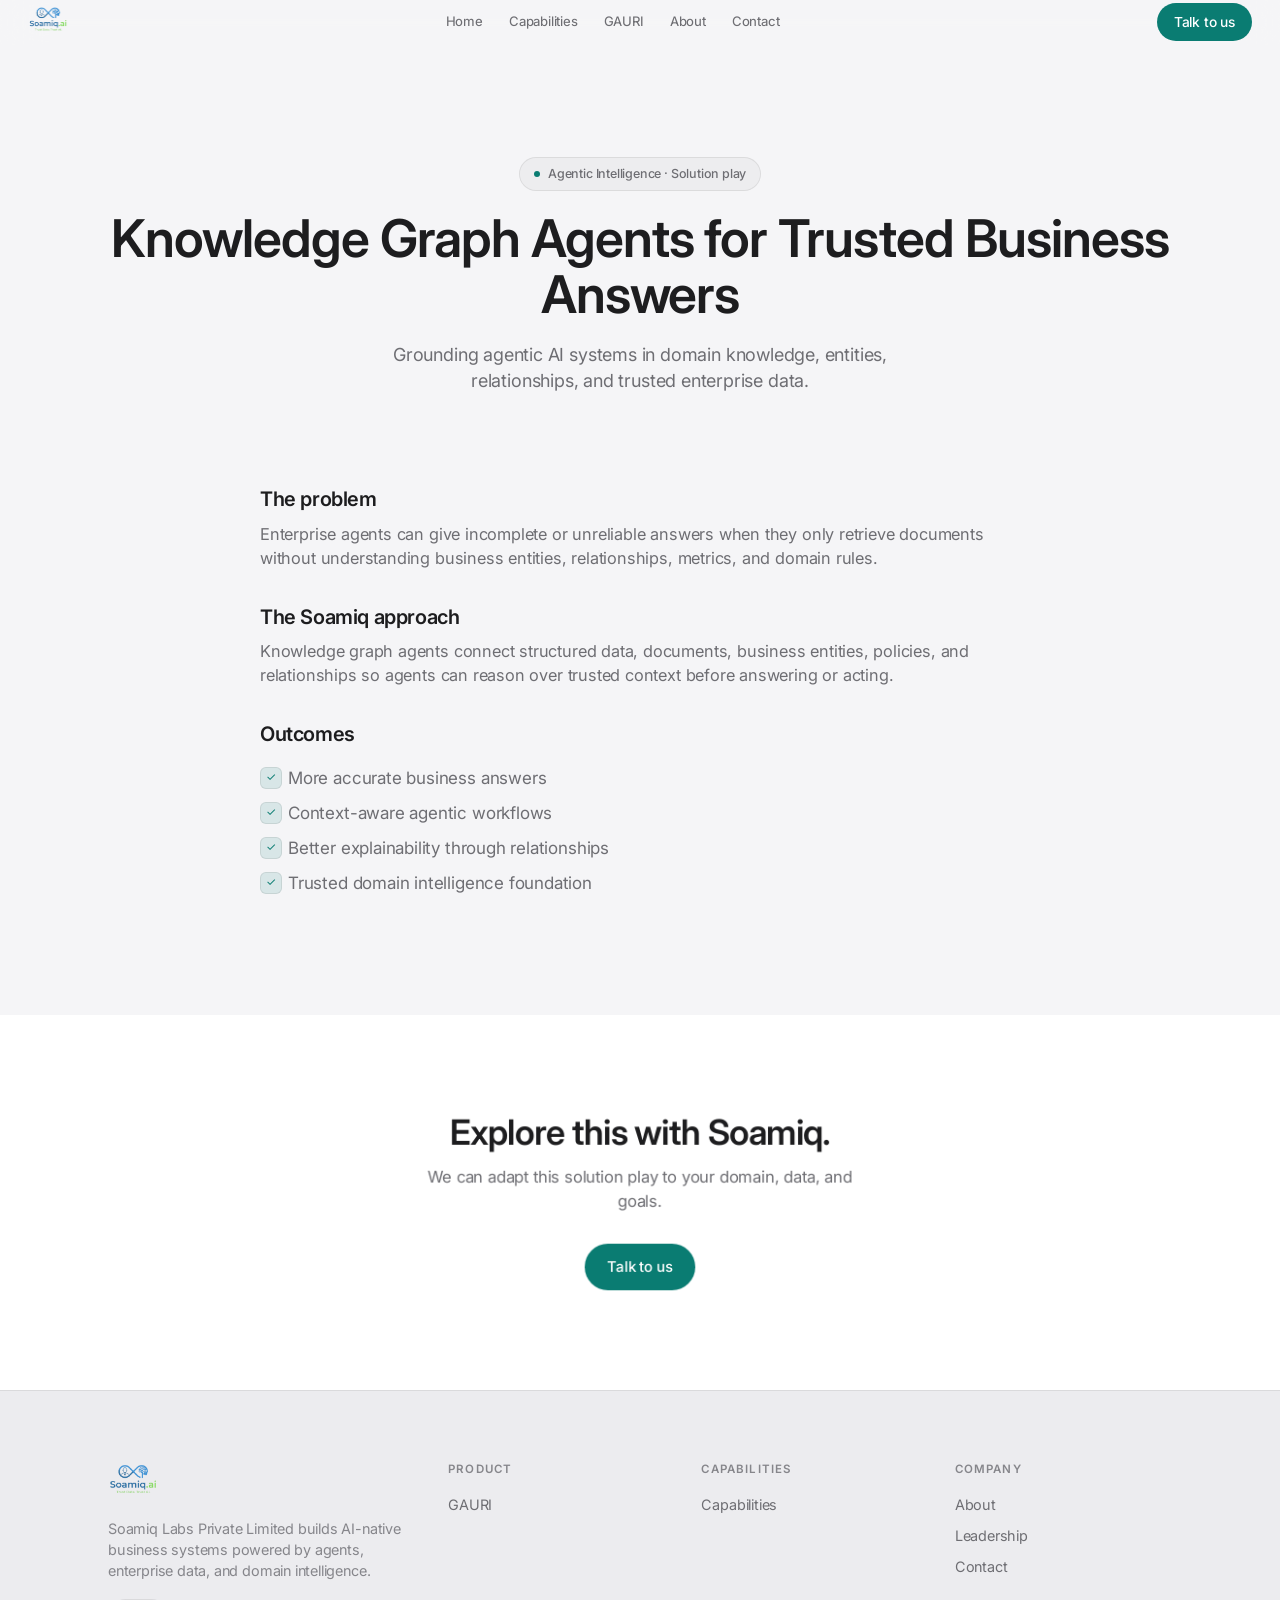
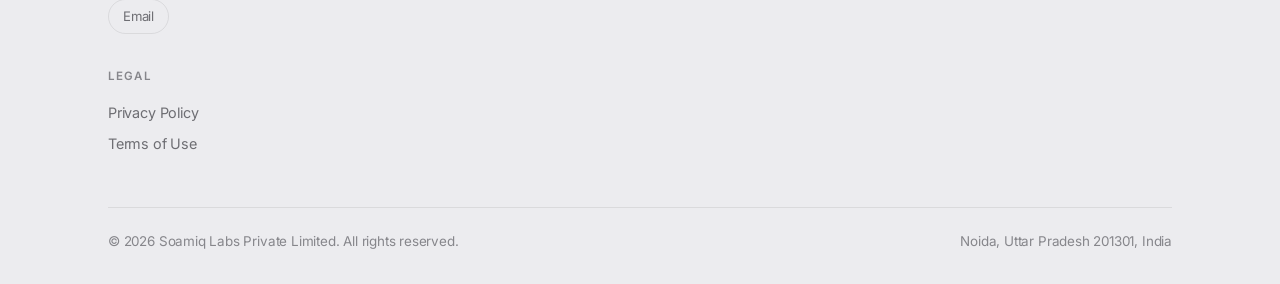
<file: use-cases/knowledge-graph-agents/index.html>
<!DOCTYPE html>
<html lang="en">
<head>
  <meta charset="UTF-8" />
  <meta name="viewport" content="width=device-width, initial-scale=1.0" />
  <title>Knowledge Graph Agents for Trusted Business Answers — Use Case | Soamiq</title>
  <meta name="description" content="Use case: grounding agentic AI systems in domain knowledge, entities, relationships, and trusted enterprise data for accurate business answers." />
  <link rel="canonical" href="https://soamiq.ai/use-cases/knowledge-graph-agents" />
  <meta name="theme-color" content="#f5f5f7" />
  <link rel="icon" type="image/svg+xml" href="/assets/img/favicon.svg" />
  <link rel="apple-touch-icon" href="/assets/img/soamiq_logo.png" />
  <link rel="preconnect" href="https://fonts.googleapis.com" />
  <link rel="preconnect" href="https://fonts.gstatic.com" crossorigin />
  <link href="https://fonts.googleapis.com/css2?family=Inter:wght@400;500;600;700&display=swap" rel="stylesheet" />
  <link rel="stylesheet" href="/assets/css/tokens.css" />
  <link rel="stylesheet" href="/assets/css/styles.css" />
</head>
<body>
  <a class="skip-link" href="#app">Skip to content</a>
  <div id="site-header"></div>
  <main id="app" data-page="usecase" data-slug="knowledge-graph-agents"></main>
  <div id="site-footer"></div>
  <noscript><div class="ns container">Knowledge Graph Agents use case. Please enable JavaScript, or email <a href="mailto:hello@soamiq.ai">hello@soamiq.ai</a>.</div></noscript>
  <script src="/assets/js/data.js"></script>
  <script src="/assets/js/app.js" defer></script>
</body>
</html>
</file>
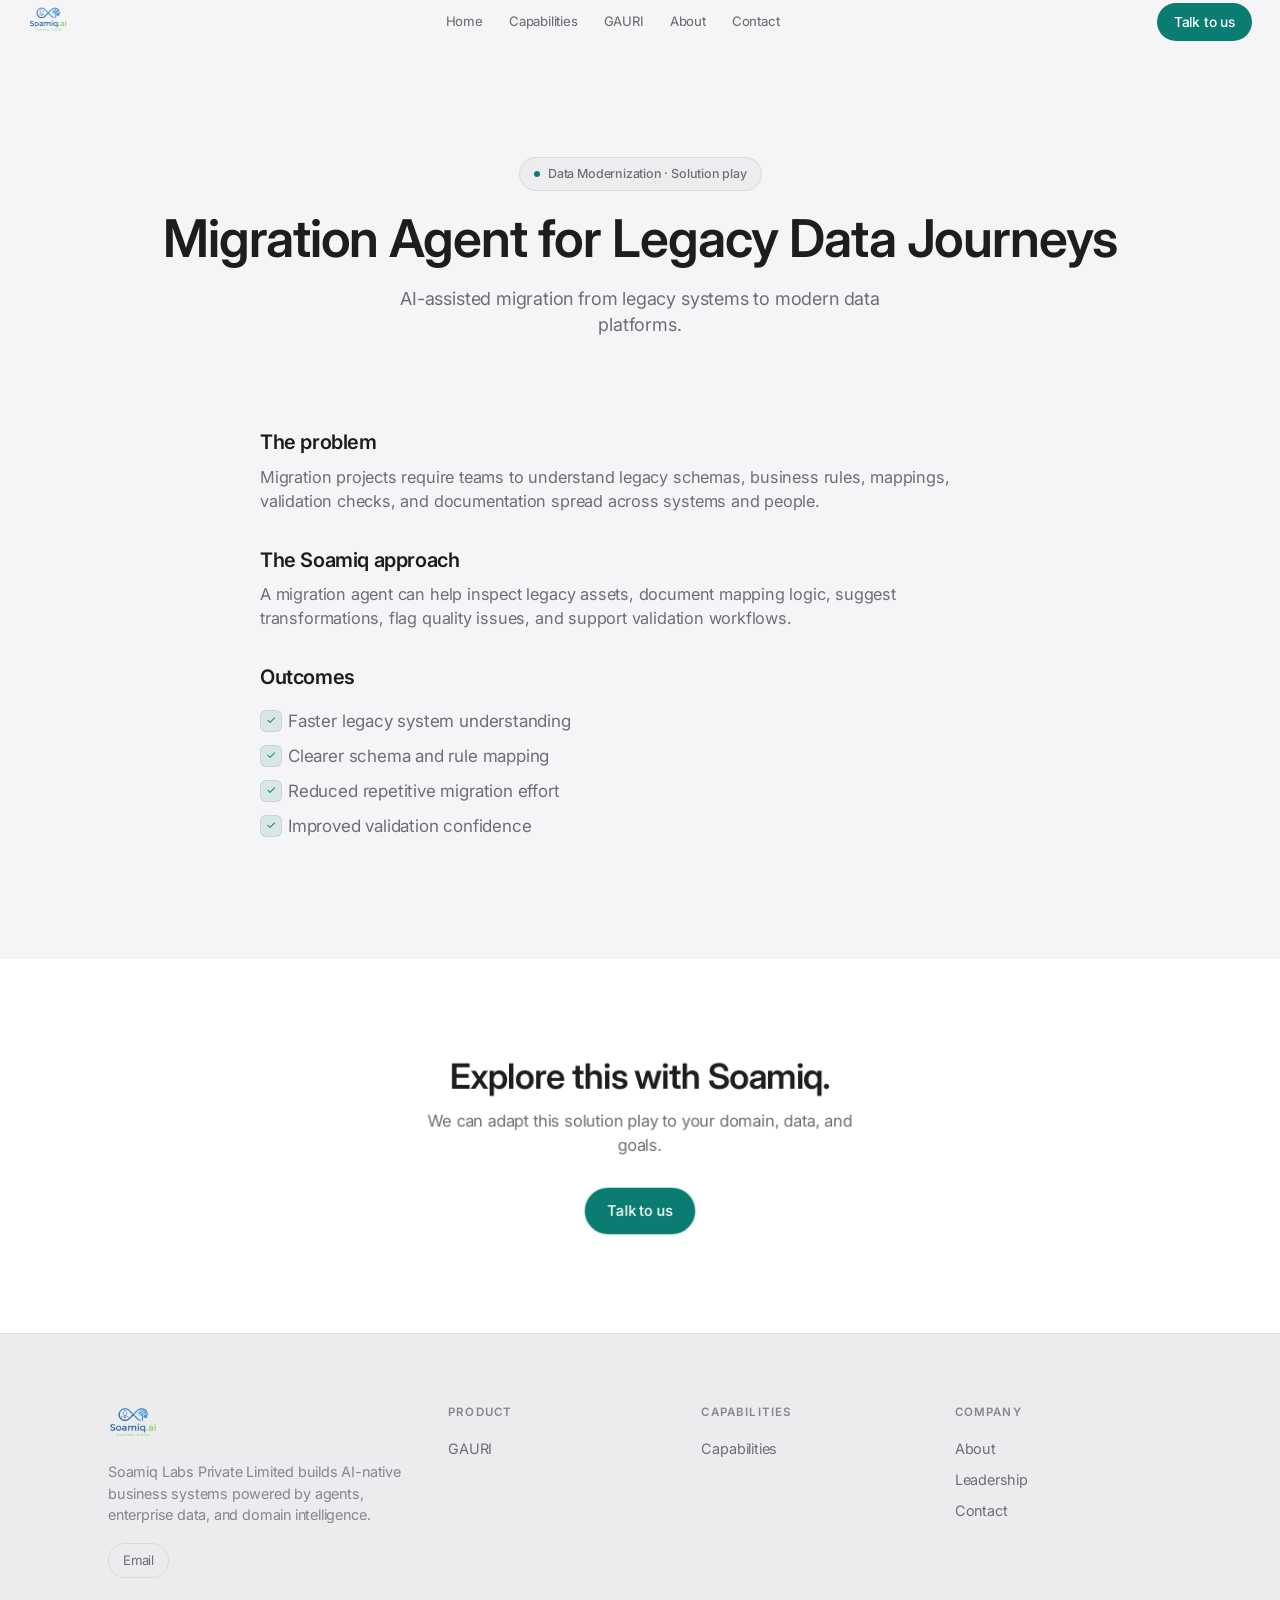
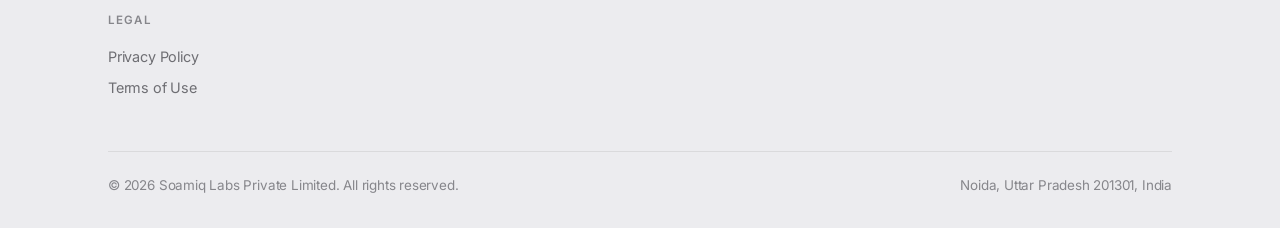
<file: use-cases/migration-agent/index.html>
<!DOCTYPE html>
<html lang="en">
<head>
  <meta charset="UTF-8" />
  <meta name="viewport" content="width=device-width, initial-scale=1.0" />
  <title>Migration Agent for Legacy Data Journeys — Use Case | Soamiq</title>
  <meta name="description" content="Use case: AI-assisted migration from legacy systems to modern data platforms with schema mapping, rule documentation, and validation support." />
  <link rel="canonical" href="https://soamiq.ai/use-cases/migration-agent" />
  <meta name="theme-color" content="#f5f5f7" />
  <link rel="icon" type="image/svg+xml" href="/assets/img/favicon.svg" />
  <link rel="apple-touch-icon" href="/assets/img/soamiq_logo.png" />
  <link rel="preconnect" href="https://fonts.googleapis.com" />
  <link rel="preconnect" href="https://fonts.gstatic.com" crossorigin />
  <link href="https://fonts.googleapis.com/css2?family=Inter:wght@400;500;600;700&display=swap" rel="stylesheet" />
  <link rel="stylesheet" href="/assets/css/tokens.css" />
  <link rel="stylesheet" href="/assets/css/styles.css" />
</head>
<body>
  <a class="skip-link" href="#app">Skip to content</a>
  <div id="site-header"></div>
  <main id="app" data-page="usecase" data-slug="migration-agent"></main>
  <div id="site-footer"></div>
  <noscript><div class="ns container">Migration Agent use case. Please enable JavaScript, or email <a href="mailto:hello@soamiq.ai">hello@soamiq.ai</a>.</div></noscript>
  <script src="/assets/js/data.js"></script>
  <script src="/assets/js/app.js" defer></script>
</body>
</html>
</file>
<file: assets/css/tokens.css>
/* ============================================================
   SOAMIQ design tokens — Apple-system shape, Soamiq palette
   Techniques from PDMEnt tokens.css; colors remapped (no cream/lime).
   ============================================================ */
:root {
  /* Surfaces */
  --bg-canvas: #f5f5f7;       /* default light canvas */
  --bg-elevated: #ffffff;     /* elevated / white tiles */
  --bg-immersive: #1c1d21;    /* dark cinema stages */
  --bg-parchment: #ececef;    /* soft gray footer / light alt */
  --bg-dark: var(--bg-immersive);
  --bg-ink: #121316;
  --bg-light: var(--bg-canvas);
  --bg-white: var(--bg-elevated);

  /* Ink pairs — light surfaces */
  --ink: #1d1d1f;
  --ink-soft: #6e6e73;
  --muted: #6e6e73;
  --faint: #86868b;

  /* Ink pairs — immersive (on-dark) */
  --ink-on-dark: #f5f5f7;
  --muted-on-dark: #a1a1a6;
  --faint-on-dark: #86868b;

  /* Accent — one restrained teal */
  --accent: #0a7c72;
  --accent-dark: #065f58;     /* links on light */
  --accent-bright: #2bb5a8;   /* on-dark accent */
  --accent-soft: rgba(10, 124, 114, 0.12);

  /* Lines (hairlines over shadows) */
  --line: rgba(0, 0, 0, 0.08);
  --line-strong: rgba(0, 0, 0, 0.14);
  --line-on-dark: rgba(255, 255, 255, 0.1);
  --line-on-dark-strong: rgba(255, 255, 255, 0.18);

  /* Soft shadow — product media only */
  --shadow-media: 0 20px 40px rgba(0, 0, 0, 0.08);

  /* Type */
  --font: "Inter", -apple-system, BlinkMacSystemFont, "Segoe UI", Roboto, sans-serif;
  --body-size: 17px;
  --body-lh: 1.47;
  --body-weight: 400;

  /* Chrome / space */
  --nav-global: 44px;
  --nav-local: 52px;
  --nav-h: var(--nav-global);
  --section-y: clamp(96px, 12vw, 120px);
  --gutter: clamp(16px, 4vw, 28px);
  --max: 980px;
  --max-wide: 1120px;
  --max-catalog: 1400px;

  /* Radius */
  --radius-s: 12px;
  --radius-m: 18px;
  --radius-l: 28px;
  --radius-pill: 9999px;

  /* Motion — Apple ease-out */
  --ease: cubic-bezier(0.22, 1, 0.36, 1);
  --ease-out: cubic-bezier(0.16, 1, 0.3, 1);
  --ease-in: cubic-bezier(0.4, 0, 1, 1);
  --fast: 180ms;
  --med: 320ms;
  --slow: 600ms;

  --sticky-stack: 44px;
}

@media (prefers-reduced-motion: reduce) {
  :root {
    --fast: 0ms;
    --med: 0ms;
    --slow: 0ms;
  }
}
</file>
<file: assets/css/styles.css>
/* ============================================================
   SOAMIQ — Apple-system visual v2
   Light canvas default · immersive stages · teal accent · Inter only
   ============================================================ */


* { box-sizing: border-box; }
html {
  scroll-behavior: smooth;
  scroll-padding-top: calc(var(--nav-h) + 24px);
  -webkit-text-size-adjust: 100%;
}
body {
  margin: 0;
  font-family: var(--font);
  font-size: var(--body-size);
  font-weight: var(--body-weight);
  line-height: var(--body-lh);
  background: var(--bg-canvas);
  color: var(--ink);
  -webkit-font-smoothing: antialiased;
  -moz-osx-font-smoothing: grayscale;
  overflow-x: hidden;
  letter-spacing: -0.011em;
}
h1, h2, h3, h4 {
  font-family: var(--font);
  margin: 0;
  line-height: 1.08;
  letter-spacing: -0.02em;
  font-weight: 600;
  color: inherit;
}
p { margin: 0; }
a { color: inherit; text-decoration: none; }
img, svg { display: block; max-width: 100%; }
ul, ol { margin: 0; padding: 0; }

.container {
  width: 100%;
  max-width: var(--max-wide);
  margin: 0 auto;
  padding: 0 var(--gutter);
}
.wrap {
  width: 100%;
  max-width: var(--max);
  margin: 0 auto;
  padding: 0 var(--gutter);
}
.skip-link {
  position: absolute; left: -999px; top: 0; z-index: 400;
  background: var(--accent); color: #fff; padding: 10px 16px; border-radius: 0 0 8px 0;
}
.skip-link:focus { left: 0; }
.progress {
  position: fixed; top: 0; left: 0; height: 2px; width: 0; z-index: 300;
  background: var(--accent); transition: width .1s linear;
}

/* ---------- Buttons (pills) ---------- */
.btn {
  --py: 12px; --px: 22px;
  display: inline-flex; align-items: center; justify-content: center; gap: 8px;
  padding: var(--py) var(--px);
  border-radius: var(--radius-pill);
  font-weight: 500; font-size: 0.94rem;
  border: 1px solid transparent; cursor: pointer; white-space: nowrap;
  transition:
    transform var(--fast) var(--ease-out),
    background var(--fast),
    border-color var(--fast),
    color var(--fast),
    opacity var(--fast);
  min-height: 44px;
}
.btn--sm { --py: 8px; --px: 16px; font-size: 0.86rem; min-height: 36px; }
.btn--block { width: 100%; }
.btn--primary {
  background: var(--accent);
  color: #fff;
}
.btn--primary:hover { background: var(--accent-dark); transform: scale(0.98); }
.btn--ghost {
  background: transparent;
  color: var(--ink);
  border-color: var(--line-strong);
}
.btn--ghost:hover { border-color: var(--ink); transform: scale(0.98); }
.btn--text { background: transparent; color: var(--accent-dark); padding-inline: 0; border: 0; min-height: auto; }
.btn--text:hover { opacity: 0.8; }

/* On immersive surfaces */
.tile--immersive .btn--primary,
.stage--immersive .btn--primary,
.gnav--on-dark .btn--primary {
  background: var(--ink-on-dark);
  color: var(--bg-immersive);
}
.tile--immersive .btn--primary:hover,
.stage--immersive .btn--primary:hover {
  opacity: 0.92;
  background: var(--ink-on-dark);
}
.tile--immersive .btn--ghost,
.stage--immersive .btn--ghost {
  color: var(--ink-on-dark);
  border-color: var(--line-on-dark-strong);
}
.tile--immersive .btn--ghost:hover,
.stage--immersive .btn--ghost:hover {
  border-color: rgba(255,255,255,0.5);
}

/* ---------- Type helpers ---------- */
.eyebrow {
  text-transform: uppercase; letter-spacing: .12em;
  font-size: .72rem; font-weight: 600; color: var(--faint); margin: 0 0 16px;
}
.lede {
  font-size: 1.125rem; color: var(--muted); margin-top: 16px;
  line-height: 1.47; font-weight: 400; max-width: 48ch;
}
.lede--center { margin-inline: auto; text-align: center; }
.muted { color: var(--muted); }
.chip {
  display: inline-flex; align-items: center; gap: 8px;
  padding: 7px 14px; border-radius: var(--radius-pill);
  font-size: .78rem; font-weight: 500;
  color: var(--muted); background: rgba(0,0,0,0.03); border: 1px solid var(--line);
}
.chip .dot { width: 6px; height: 6px; border-radius: 50%; background: var(--accent); }

/* ---------- Brand / logo slots ---------- */
.brand { display: inline-flex; align-items: center; }
.brand__img {
  height: 26px; width: auto; display: block;
  /* placeholder wordmark — invert only on dark surfaces */
  opacity: 0.96;
}
.tile--immersive .brand__img,
.stage--immersive .brand__img,
.gnav--on-dark .brand__img,
.footer--parchment .brand__img {
  /* light wordmark on dark; dark on parchment stays as-is */
}
.tile--immersive .brand__img,
.stage--immersive .brand__img,
.gnav--on-dark .brand__img {
  filter: brightness(0) invert(1);
}
.footer .brand__img { height: 32px; }
.logo-slot { display: inline-flex; align-items: center; justify-content: center; min-height: 28px; }
.logo-slot--hero { margin-bottom: 28px; }
.logo-slot--hero .brand__img { height: 32px; }
.gnav a:hover .brand__img { opacity: .7; }

/* ============================================================
   Global nav — frosted sticky ~44px
   ============================================================ */
.gnav,
.nav {
  position: sticky; top: 0; z-index: 200;
  transition: background var(--med) var(--ease-out), border-color var(--med), color var(--med);
  border-bottom: 1px solid transparent;
  backdrop-filter: saturate(180%) blur(20px);
  -webkit-backdrop-filter: saturate(180%) blur(20px);
  background: rgba(245, 245, 247, 0.72);
  color: var(--ink);
}
.gnav.is-scrolled,
.nav.is-scrolled {
  background: rgba(245, 245, 247, 0.88);
  border-bottom-color: var(--line);
}
/* Progressive chrome: slightly more transparent over immersive hero */
body.has-immersive-hero .gnav:not(.is-scrolled),
body.has-immersive-hero .nav:not(.is-scrolled) {
  background: rgba(28, 29, 33, 0.55);
  color: var(--ink-on-dark);
}
body.has-immersive-hero .gnav:not(.is-scrolled) .brand__img,
body.has-immersive-hero .nav:not(.is-scrolled) .brand__img {
  filter: brightness(0) invert(1);
}
body.has-immersive-hero .gnav:not(.is-scrolled) .gnav__links a,
body.has-immersive-hero .nav:not(.is-scrolled) .nav__links a {
  color: var(--muted-on-dark);
}
body.has-immersive-hero .gnav:not(.is-scrolled) .gnav__links a:hover,
body.has-immersive-hero .gnav:not(.is-scrolled) .gnav__links a.is-active,
body.has-immersive-hero .nav:not(.is-scrolled) .nav__links a:hover,
body.has-immersive-hero .nav:not(.is-scrolled) .nav__links a.is-active {
  color: var(--ink-on-dark);
}
body.has-immersive-hero .gnav:not(.is-scrolled) .nav__toggle span,
body.has-immersive-hero .nav:not(.is-scrolled) .nav__toggle span {
  background: var(--ink-on-dark);
}
body.has-immersive-hero .gnav:not(.is-scrolled) .btn--primary,
body.has-immersive-hero .nav:not(.is-scrolled) .btn--primary {
  background: var(--ink-on-dark);
  color: var(--bg-immersive);
}

.gnav__inner,
.nav__inner {
  display: flex; align-items: center; justify-content: space-between;
  height: var(--nav-h); gap: 20px;
  max-width: var(--max-catalog);
  margin: 0 auto;
  padding: 0 var(--gutter);
}
.gnav__links,
.nav__links { display: flex; align-items: center; gap: 26px; }
.gnav__links a,
.nav__links a {
  font-size: .82rem; color: var(--muted);
  transition: color var(--fast); font-weight: 450;
}
.gnav__links a:hover, .gnav__links a.is-active,
.nav__links a:hover, .nav__links a.is-active { color: var(--ink); }
.gnav__actions,
.nav__actions { display: flex; align-items: center; gap: 12px; }
.nav__toggle {
  display: none; flex-direction: column; gap: 5px;
  background: none; border: 0; cursor: pointer; padding: 8px;
}
.nav__toggle span {
  width: 18px; height: 1.5px; background: currentColor; border-radius: 2px;
  transition: transform var(--med), opacity var(--med);
}
.nav__toggle[aria-expanded="true"] span:nth-child(1) { transform: translateY(6.5px) rotate(45deg); }
.nav__toggle[aria-expanded="true"] span:nth-child(2) { opacity: 0; }
.nav__toggle[aria-expanded="true"] span:nth-child(3) { transform: translateY(-6.5px) rotate(-45deg); }
.nav__mobile {
  display: none; flex-direction: column;
  padding: 8px var(--gutter) 22px;
  background: rgba(245,245,247,0.96);
  border-bottom: 1px solid var(--line);
  color: var(--ink);
}
.nav__mobile a {
  padding: 14px 0; color: var(--muted); border-bottom: 1px solid var(--line); font-size: 1rem;
}
.nav__mobile a:last-of-type { border-bottom: 0; }
.nav__mobile .btn { margin-top: 14px; }
.nav__mobile.is-open { display: flex; }

/* Optional local nav */
.lnav {
  position: sticky; top: var(--nav-h); z-index: 190;
  height: var(--nav-local);
  backdrop-filter: saturate(180%) blur(20px);
  -webkit-backdrop-filter: saturate(180%) blur(20px);
  background: rgba(245, 245, 247, 0.86);
  border-bottom: 1px solid var(--line);
  display: flex; align-items: center;
}
.lnav__inner {
  display: flex; align-items: center; justify-content: space-between;
  width: 100%; max-width: var(--max-catalog); margin: 0 auto; padding: 0 var(--gutter); gap: 16px;
}
.lnav__title { font-size: .95rem; font-weight: 600; letter-spacing: -0.02em; }
.lnav__links { display: flex; gap: 20px; flex-wrap: wrap; }
.lnav__links a { font-size: .82rem; color: var(--muted); }
.lnav__links a:hover, .lnav__links a.is-active { color: var(--ink); }

/* ============================================================
   Full-bleed tiles — color change = divider, 0 gap
   ============================================================ */
.tile {
  position: relative;
  width: 100%;
  padding: var(--section-y) 0;
  margin: 0;
}
.tile--canvas { background: var(--bg-canvas); color: var(--ink); }
.tile--white { background: var(--bg-elevated); color: var(--ink); }
.tile--parchment { background: var(--bg-parchment); color: var(--ink); }
.tile--immersive {
  background: var(--bg-immersive);
  color: var(--ink-on-dark);
}
.tile--immersive .eyebrow { color: var(--faint-on-dark); }
.tile--immersive .lede,
.tile--immersive .muted { color: var(--muted-on-dark); }
.tile--immersive .chip {
  color: var(--muted-on-dark);
  background: rgba(255,255,255,0.06);
  border-color: var(--line-on-dark);
}

/* Soft radial light/depth on immersive (not flat fill) */
.tile--immersive.tile--lit::before,
.stage--immersive.stage--lit::before {
  content: "";
  position: absolute; inset: 0; pointer-events: none;
  background:
    radial-gradient(ellipse 80% 55% at 50% 0%, rgba(43, 181, 168, 0.14), transparent 55%),
    radial-gradient(ellipse 60% 40% at 80% 80%, rgba(255,255,255,0.04), transparent 50%);
}
.tile--immersive > *,
.stage--immersive > * { position: relative; z-index: 1; }

.block { padding: var(--section-y) 0; }
.section { padding: var(--section-y) 0; position: relative; }
.section--tight { padding: clamp(64px, 8vw, 96px) 0; }
.section--alt { background: var(--bg-parchment); }
.section--white { background: var(--bg-elevated); }
.section__head { max-width: 640px; margin: 0 auto 56px; text-align: center; }
.section__title { font-size: clamp(1.75rem, 3.5vw, 2.5rem); letter-spacing: -0.02em; }
.lead { font-size: 1.125rem; color: var(--muted); margin-top: 16px; line-height: 1.47; font-weight: 400; }
.lead--center { max-width: 48ch; margin-inline: auto; }

/* ============================================================
   Home stages
   ============================================================ */
.stage-view {
  min-height: calc(100svh - var(--nav-h));
  display: flex; align-items: center;
  padding: var(--section-y) 0;
  position: relative;
}
.stage-view--center { text-align: center; }
.stage-view--center .container { max-width: 920px; }
.stage-view__kicker {
  font-size: clamp(2.5rem, 6vw, 3.5rem);
  font-weight: 600;
  letter-spacing: -0.02em;
  line-height: 1.05;
}
@media (min-width: 868px) {
  .stage-view__kicker,
  .hero-apple__title {
    font-size: clamp(3rem, 5vw, 3.5rem); /* ~48–56px desktop */
  }
}
.stage-view__sub {
  margin: 22px auto 0;
  max-width: 38ch;
  font-size: 1.125rem;
  color: var(--muted);
  line-height: 1.47;
}
.tile--immersive .stage-view__sub { color: var(--muted-on-dark); }
.stage-view__cta {
  margin-top: 36px; display: flex; justify-content: center; gap: 12px; flex-wrap: wrap;
}

/* Apple-like hero with product object */
.hero-apple {
  min-height: calc(100svh - var(--nav-h));
  display: flex; align-items: center;
  padding: clamp(64px, 10vw, 120px) 0;
  position: relative;
  overflow: hidden;
}
.hero-apple__inner {
  display: grid;
  grid-template-columns: 1.1fr 0.9fr;
  gap: 48px;
  align-items: center;
  width: 100%;
}
.hero-apple__title {
  font-size: clamp(2.5rem, 6vw, 3.5rem);
  font-weight: 600;
  letter-spacing: -0.02em;
  line-height: 1.05;
  margin-top: 8px;
}
.hero-apple__desc {
  margin-top: 20px;
  font-size: 1.125rem;
  color: var(--muted-on-dark);
  max-width: 40ch;
  line-height: 1.47;
}
.hero-apple__cta {
  display: flex; gap: 12px; flex-wrap: wrap; margin-top: 32px;
}
.hero-apple__media {
  position: relative;
  aspect-ratio: 4 / 5;
  max-height: min(560px, 70vh);
  border-radius: var(--radius-l);
  background:
    linear-gradient(160deg, rgba(43,181,168,0.18), transparent 50%),
    linear-gradient(180deg, #2a2b31, #16171b);
  border: 1px solid var(--line-on-dark);
  box-shadow: var(--shadow-media);
  display: grid; place-items: center;
  overflow: hidden;
}
.hero-apple__object {
  width: 72%;
  max-width: 280px;
  text-align: center;
}
.hero-apple__object-mark {
  font-size: clamp(1.4rem, 3vw, 1.8rem);
  font-weight: 600;
  letter-spacing: -0.02em;
  color: var(--ink-on-dark);
  margin-bottom: 12px;
}
.hero-apple__object-flow {
  font-size: .82rem;
  color: var(--muted-on-dark);
  letter-spacing: 0.04em;
  line-height: 1.6;
}
.hero-apple__object-ring {
  position: absolute;
  inset: 12%;
  border-radius: 50%;
  border: 1px solid var(--line-on-dark);
  opacity: 0.5;
  pointer-events: none;
}

/* Highlight tiles (light) — pillars / lockups */
.highlight-grid {
  display: grid;
  grid-template-columns: repeat(3, 1fr);
  gap: 0;
  border-top: 1px solid var(--line);
  border-bottom: 1px solid var(--line);
}
.highlight-card {
  padding: clamp(36px, 5vw, 56px) clamp(24px, 3vw, 40px);
  border-right: 1px solid var(--line);
  background: var(--bg-elevated);
}
.highlight-card:last-child { border-right: 0; }
.highlight-card__idx {
  font-size: .72rem; letter-spacing: .12em; text-transform: uppercase;
  color: var(--faint); margin-bottom: 16px;
}
.highlight-card h3 {
  font-size: clamp(1.25rem, 2vw, 1.5rem);
  margin-bottom: 12px;
  letter-spacing: -0.02em;
}
.highlight-card p { color: var(--muted); font-size: 1rem; max-width: 36ch; }
.highlight-card__label {
  margin-top: 18px; font-size: .72rem; letter-spacing: .1em;
  text-transform: uppercase; color: var(--accent); font-weight: 600;
}

.pillar-rail { display: grid; gap: 0; max-width: 820px; margin: 0 auto; }
.pillar-row {
  display: grid; grid-template-columns: 100px 1fr; gap: 28px;
  padding: 40px 0;
  border-top: 1px solid var(--line);
  align-items: start;
}
.pillar-row:last-child { border-bottom: 1px solid var(--line); }
.pillar-row__idx {
  font-size: .78rem; letter-spacing: .12em; text-transform: uppercase;
  color: var(--faint); padding-top: 6px;
}
.pillar-row h3 { font-size: clamp(1.35rem, 2.5vw, 1.75rem); margin-bottom: 10px; }
.pillar-row p { color: var(--muted); font-size: 1.05rem; max-width: 48ch; }

/* Home GAURI tease card */
.gauri-stage {
  border: 1px solid var(--line-on-dark);
  border-radius: var(--radius-l);
  background: rgba(255,255,255,0.03);
  padding: clamp(40px, 6vw, 72px);
  text-align: center;
}
.gauri-stage__label {
  font-size: .78rem; letter-spacing: .14em; text-transform: uppercase;
  color: var(--accent-bright); margin-bottom: 18px;
}
.gauri-stage h2 {
  font-size: clamp(1.6rem, 3.5vw, 2.4rem);
  max-width: 18ch; margin: 0 auto; letter-spacing: -0.02em;
}
.gauri-stage p {
  margin: 18px auto 0; max-width: 42ch;
  color: var(--muted-on-dark); font-size: 1.05rem;
}
.gauri-stage__flow {
  display: flex; flex-wrap: wrap; justify-content: center; gap: 8px;
  margin: 32px 0 0; color: var(--faint-on-dark); font-size: .9rem; font-weight: 500;
}
.gauri-stage__flow span { color: var(--ink-on-dark); }
.gauri-stage__flow i { font-style: normal; color: var(--faint-on-dark); margin: 0 4px; }
.gauri-stage .btn { margin-top: 32px; }

/* Action band (white) */
.cta-band {
  position: relative; overflow: hidden;
  padding: clamp(64px, 8vw, 96px) var(--gutter);
  text-align: center;
  background: var(--bg-elevated);
  color: var(--ink);
  border: 0;
  border-radius: 0;
}
.cta-band h2 {
  font-size: clamp(1.6rem, 3vw, 2.25rem);
  letter-spacing: -0.02em;
}
.cta-band p {
  color: var(--muted); margin: 14px auto 28px;
  max-width: 42ch; font-size: 1.05rem;
}
.cta-band .hero__cta,
.cta-band .hero-apple__cta { justify-content: center; }

/* ============================================================
   Split steps — visual/logic | copy (locked pattern, no mirrored paragraph)
   Visual: numbered chrome, diagram or structured logic, progress ticks.
   Copy: title + body + optional one CTA. Alternate L/R per step.
   ============================================================ */
.split-steps { position: relative; }
.split-step {
  display: grid;
  grid-template-columns: 1fr 1fr;
  min-height: calc(100svh - var(--nav-h));
  background: var(--bg-canvas);
}
.split-step[data-side="media-end"] .split-step__media { order: 2; }
.split-step[data-side="media-end"] .split-step__copy { order: 1; }
.split-step__media {
  display: flex;
  align-items: center;
  justify-content: center;
  padding: 48px var(--gutter);
  background: var(--bg-immersive);
  color: var(--ink-on-dark);
  position: relative;
  overflow: hidden;
}
.split-step__media::before {
  content: "";
  position: absolute; inset: 0; pointer-events: none;
  background:
    radial-gradient(ellipse 70% 50% at 40% 30%, rgba(43,181,168,0.16), transparent 55%),
    radial-gradient(ellipse 50% 40% at 90% 90%, rgba(255,255,255,0.04), transparent 50%);
}
.split-step__panel {
  position: relative; z-index: 1;
  width: 100%; max-width: 360px;
  aspect-ratio: 4 / 5;
  border-radius: var(--radius-l);
  border: 1px solid var(--line-on-dark);
  background: linear-gradient(180deg, #2a2b31, #16171b);
  box-shadow: var(--shadow-media);
  display: flex; flex-direction: column; align-items: center; justify-content: center;
  padding: 36px 28px;
  text-align: center;
}
.split-step__panel--logic {
  aspect-ratio: auto;
  min-height: 280px;
  justify-content: flex-start;
  text-align: left;
  max-width: 400px;
}
.split-step__chrome {
  width: 100%;
  margin-bottom: 8px;
}
.split-step__mark {
  font-size: .72rem; letter-spacing: .16em; text-transform: uppercase;
  color: var(--accent-bright); font-weight: 600;
}
.split-step__diagram {
  width: 100%; max-width: 220px;
}
.split-step__diagram svg { width: 100%; height: auto; overflow: visible; }
.split-step__logic {
  list-style: none;
  width: 100%;
  margin-top: 12px;
  border-top: 1px solid var(--line-on-dark);
}
.split-step__logic li {
  padding: 12px 0;
  border-bottom: 1px solid var(--line-on-dark);
  color: var(--ink-on-dark);
  font-size: .95rem;
  line-height: 1.4;
}
.split-step__ticks {
  display: flex; gap: 8px; margin-top: 20px;
}
.split-step__panel--logic .split-step__ticks { margin-top: auto; padding-top: 20px; }
.split-step__ticks span {
  width: 6px; height: 6px; border-radius: 50%;
  background: var(--line-on-dark-strong);
}
.split-step__ticks span.is-active {
  background: var(--accent-bright);
  transform: scale(1.25);
}
.split-step__copy {
  display: flex; align-items: center; justify-content: flex-start;
  padding: 80px var(--gutter);
  background: var(--bg-canvas);
  color: var(--ink);
}
.split-step[data-side="media-end"] .split-step__copy { justify-content: flex-end; }
.split-step:nth-child(even) .split-step__copy { background: var(--bg-parchment); }
.split-step__copy-inner { max-width: 420px; }
.split-step__copy .eyebrow { color: var(--accent); }
.split-step__copy h2,
.split-step__copy h3 {
  font-size: clamp(1.6rem, 3vw, 2.1rem);
  margin-bottom: 14px;
  letter-spacing: -0.02em;
}
.split-step__copy p { color: var(--muted); font-size: 1.05rem; }
.split-step__cta { margin-top: 28px; }

/* Legacy class aliases */
.gauri-steps { position: relative; }
.sticky-story { position: relative; }

/* Chapter spy rail (optional) */
.spy-rail {
  position: fixed;
  right: 20px;
  top: 50%;
  transform: translateY(-50%);
  z-index: 150;
  display: none;
  flex-direction: column;
  gap: 10px;
  opacity: 0;
  transition: opacity var(--med) var(--ease-out);
}
.spy-rail.is-visible { opacity: 1; }
.spy-rail a {
  display: flex; align-items: center; gap: 10px;
  font-size: .7rem; color: var(--faint);
  writing-mode: horizontal-tb;
}
.spy-rail a::before {
  content: "";
  width: 6px; height: 6px; border-radius: 50%;
  background: var(--line-strong);
  flex-shrink: 0;
  transition: background var(--fast), transform var(--fast);
}
.spy-rail a.is-active { color: var(--ink); }
.spy-rail a.is-active::before {
  background: var(--accent);
  transform: scale(1.3);
}
@media (min-width: 1080px) {
  .spy-rail { display: flex; }
}

/* ============================================================
   Capability chapters — sparse full-bleed, not card grid
   ============================================================ */
.chapters { display: grid; gap: 0; }
.chapter {
  display: grid;
  grid-template-columns: 1fr 1.15fr;
  gap: clamp(32px, 5vw, 64px);
  padding: clamp(72px, 10vw, 112px) 0;
  border-top: 1px solid var(--line);
  align-items: start;
}
.chapter:last-child { border-bottom: 1px solid var(--line); }
.chapter:nth-child(even) {
  /* alternating feel via parent tile or subtle parchment band */
}
.chapter__meta { position: sticky; top: calc(var(--nav-h) + 40px); }
.chapter__tag {
  font-size: .72rem; letter-spacing: .14em; text-transform: uppercase;
  color: var(--faint); margin-bottom: 14px;
}
.chapter h3 {
  font-size: clamp(1.5rem, 3vw, 2.1rem);
  letter-spacing: -0.02em;
}
.chapter p {
  color: var(--muted); font-size: 1.05rem; margin-top: 14px; max-width: 42ch;
}
.chapter__list { list-style: none; margin-top: 8px; display: grid; gap: 0; }
.chapter__list li {
  padding: 16px 0;
  border-bottom: 1px solid var(--line);
  color: var(--ink); font-size: .98rem;
}
.chapter__list li:last-child { border-bottom: 0; }
.chapter--product {
  grid-template-columns: 1fr;
  text-align: center;
  padding: clamp(80px, 10vw, 120px) 0;
}
.chapter--product .chapter__meta { position: static; max-width: 640px; margin: 0 auto; }
.chapter--product h3 { font-size: clamp(1.6rem, 3.2vw, 2.3rem); }
.chapter--product .btn { margin-top: 28px; }

/* Full-bleed chapter bands (Capabilities page) */
.cap-chapter {
  padding: clamp(80px, 12vw, 140px) 0;
  border: 0;
}
.cap-chapter:nth-child(odd) { background: var(--bg-canvas); }
.cap-chapter:nth-child(even) { background: var(--bg-parchment); }
.cap-chapter__inner {
  max-width: var(--max-wide);
  margin: 0 auto;
  padding: 0 var(--gutter);
  display: grid;
  grid-template-columns: minmax(0, 0.9fr) minmax(0, 1.1fr);
  gap: clamp(32px, 6vw, 80px);
  align-items: start;
}
.cap-chapter__tag {
  font-size: .72rem; letter-spacing: .14em; text-transform: uppercase;
  color: var(--faint); margin-bottom: 16px;
}
.cap-chapter h2 {
  font-size: clamp(1.75rem, 3.5vw, 2.5rem);
  letter-spacing: -0.02em;
  margin-bottom: 16px;
}
.cap-chapter__desc {
  color: var(--muted); font-size: 1.05rem; max-width: 40ch; line-height: 1.47;
}
.cap-chapter__list {
  list-style: none; display: grid; gap: 0;
  border-top: 1px solid var(--line);
}
.cap-chapter__list li {
  padding: 18px 0;
  border-bottom: 1px solid var(--line);
  font-size: 1rem; color: var(--ink);
}

/* Sparse GAURI path chapter */
.gauri-path__inner {
  max-width: 40rem;
  margin: 0 auto;
  text-align: center;
}
.gauri-path .section__title {
  max-width: 22ch;
  margin-inline: auto;
}
.gauri-path__line {
  margin-top: 28px;
  font-size: 1.05rem;
  font-weight: 500;
  color: var(--ink);
  max-width: 40ch;
  margin-inline: auto;
}

/* ============================================================
   Shared components (light-adapted)
   ============================================================ */
.page-hero {
  padding: clamp(72px, 10vw, 112px) 0 48px;
  position: relative; text-align: center;
  background: var(--bg-canvas); color: var(--ink);
}
.page-hero h1 {
  font-size: clamp(2.25rem, 4.5vw, 3.25rem);
  letter-spacing: -0.02em;
}
.page-hero p {
  color: var(--muted); max-width: 48ch; margin: 18px auto 0;
  font-size: 1.125rem; line-height: 1.47;
}

.hero { position: relative; padding: 100px 0 90px; overflow: hidden; }
.hero__orb { display: none; }
.hero__inner { position: relative; display: grid; grid-template-columns: 1.1fr 0.9fr; gap: 56px; align-items: start; }
.hero__title { font-size: clamp(2.25rem, 5vw, 3.25rem); font-weight: 600; letter-spacing: -0.02em; }
.hero__type { display: block; margin-top: 10px; min-height: 1.15em; color: var(--muted); font-weight: 500; }
.hero__caret {
  display: inline-block; width: 2px; height: 0.85em;
  background: var(--accent); margin-left: 4px; vertical-align: -0.08em;
  animation: blink 1s steps(1) infinite;
}
@keyframes blink { 50% { opacity: 0; } }
.hero__desc { color: var(--muted); font-size: 1.125rem; max-width: 42ch; margin-top: 22px; line-height: 1.47; }
.hero__cta { display: flex; gap: 12px; margin-top: 32px; flex-wrap: wrap; }
.hero__proof { display: flex; gap: 36px; margin-top: 48px; flex-wrap: wrap; }
.hero__proof dt { font-size: 1.6rem; font-weight: 600; letter-spacing: -0.02em; }
.hero__proof dd { margin: 4px 0 0; color: var(--faint); font-size: .82rem; max-width: 16ch; }

.panel {
  position: relative; background: var(--bg-elevated);
  border: 1px solid var(--line); border-radius: var(--radius-l); padding: 28px;
}
.panel__top { display: flex; align-items: center; justify-content: space-between; margin-bottom: 22px; }
.panel__eyebrow { font-size: .7rem; letter-spacing: .14em; text-transform: uppercase; color: var(--faint); }
.panel__status { display: inline-flex; align-items: center; gap: 7px; font-size: .78rem; color: var(--muted); font-weight: 500; }
.panel__status .dot { width: 6px; height: 6px; border-radius: 50%; background: var(--accent); }
.panel__title { font-size: 1.15rem; margin-bottom: 18px; }
.panel__layers { display: grid; gap: 10px; }
.layer {
  display: flex; align-items: center; gap: 14px; padding: 14px 16px;
  border-radius: var(--radius-s); background: var(--bg-canvas); border: 1px solid var(--line);
}
.layer__idx { font-size: .78rem; color: var(--faint); font-weight: 600; width: 22px; }
.layer__name { font-weight: 500; font-size: .95rem; }
.panel__note { margin-top: 16px; font-size: .82rem; color: var(--faint); }

.strip { border-block: 1px solid var(--line); background: var(--bg-parchment); overflow: hidden; }
.strip__track {
  display: flex; gap: 48px; padding: 18px 0; white-space: nowrap;
  width: max-content; animation: marquee 36s linear infinite;
}
.strip__track span {
  color: var(--faint); font-weight: 500; font-size: .9rem;
  display: inline-flex; align-items: center; gap: 48px;
}
.strip__track span::after {
  content: ""; width: 4px; height: 4px; border-radius: 50%; background: var(--line-strong);
}
@keyframes marquee { to { transform: translateX(-50%); } }

.cards { display: grid; grid-template-columns: repeat(3, 1fr); gap: 16px; }
.cards--2 { grid-template-columns: repeat(2, 1fr); }
.card {
  position: relative; padding: 28px 24px; border-radius: var(--radius-m);
  background: var(--bg-elevated); border: 1px solid var(--line);
  transition: border-color var(--med);
}
.card:hover { border-color: var(--line-strong); }
.card__tag {
  display: inline-grid; place-items: center; min-width: 40px; height: 28px; padding: 0 10px;
  border-radius: 8px; font-weight: 600; font-size: .75rem; color: var(--muted);
  background: var(--bg-canvas); border: 1px solid var(--line); margin-bottom: 18px;
}
.card h3 { font-size: 1.15rem; margin-bottom: 10px; }
.card p { color: var(--muted); font-size: .96rem; }
.card__list { list-style: none; margin: 18px 0 0; display: grid; gap: 8px; }
.card__list li { position: relative; padding-left: 16px; font-size: .9rem; color: var(--muted); }
.card__list li::before {
  content: ""; position: absolute; left: 0; top: .6em;
  width: 5px; height: 5px; border-radius: 50%; background: var(--accent);
}

/* Lineup cards — Learn more / primary CTA */
.lineup {
  display: grid;
  grid-template-columns: repeat(auto-fit, minmax(260px, 1fr));
  gap: 16px;
}
.lineup__card {
  background: var(--bg-elevated);
  border-radius: var(--radius-l);
  border: 1px solid var(--line);
  padding: 28px 24px 24px;
  display: flex; flex-direction: column; gap: 12px;
}
.lineup__card h3 { font-size: 1.25rem; letter-spacing: -0.02em; }
.lineup__card p { color: var(--muted); font-size: .95rem; flex: 1; }
.lineup__actions { display: flex; gap: 10px; flex-wrap: wrap; margin-top: 8px; }

.scrolly { display: grid; grid-template-columns: 0.85fr 1.15fr; gap: 64px; align-items: start; }
.scrolly__aside { position: sticky; top: calc(var(--nav-h) + 48px); }
.scrolly__items { display: grid; gap: 20px; }
.flow__item {
  display: grid; grid-template-columns: auto 1fr; gap: 22px; align-items: start;
  padding: 28px; border-radius: var(--radius-m);
  background: var(--bg-elevated); border: 1px solid var(--line);
}
.flow__num {
  font-size: .85rem; font-weight: 600; color: var(--faint);
  width: 36px; height: 36px; border-radius: 50%;
  display: grid; place-items: center; border: 1px solid var(--line);
}
.flow__label {
  font-size: .72rem; font-weight: 600; letter-spacing: .1em;
  text-transform: uppercase; color: var(--faint); margin-bottom: 8px;
}
.flow__body h3 { font-size: 1.25rem; margin-bottom: 10px; }
.flow__body p { color: var(--muted); font-size: 1rem; }

.stories { display: grid; gap: 24px; }
.story {
  display: grid; grid-template-columns: 1fr 1fr; gap: 48px; align-items: center;
  padding: 48px; border-radius: var(--radius-l);
  background: var(--bg-elevated); border: 1px solid var(--line);
}
.story:nth-child(even) .story__visual { order: -1; }
.story__index { font-size: .78rem; font-weight: 600; letter-spacing: .12em; color: var(--faint); margin-bottom: 14px; }
.story h3 { font-size: clamp(1.35rem, 2.5vw, 1.85rem); }
.story p { color: var(--muted); font-size: 1.05rem; margin-top: 14px; }
.story__tags { display: flex; flex-wrap: wrap; gap: 8px; margin-top: 20px; }
.story__tags span {
  font-size: .76rem; font-weight: 500; color: var(--muted);
  background: var(--bg-canvas); border: 1px solid var(--line);
  padding: 6px 12px; border-radius: var(--radius-pill);
}
.story__visual {
  position: relative; aspect-ratio: 4 / 3; border-radius: var(--radius-m);
  overflow: hidden; display: grid; place-items: center;
  background: var(--bg-canvas); border: 1px solid var(--line);
  box-shadow: var(--shadow-media);
}
.story__illu { position: relative; width: 65%; max-width: 280px; z-index: 1; opacity: 0.9; }
.story__illu svg { width: 100%; height: auto; display: block; overflow: visible; }
.story__rings { display: none; }
.illu-float, .illu-swing, .illu-pulse, .illu-draw, .illu-drop { animation: none; }
.illu-draw { stroke-dashoffset: 0; }

.timeline { display: grid; grid-template-columns: repeat(4, 1fr); gap: 16px; list-style: none; }
.timeline li {
  padding: 24px; border-radius: var(--radius-m);
  border: 1px solid var(--line); background: var(--bg-elevated);
}
.timeline__num { font-size: 1.2rem; font-weight: 600; color: var(--faint); }
.timeline h3 { font-size: 1.05rem; margin: 12px 0 8px; }
.timeline p { color: var(--muted); font-size: .9rem; }

.plays { display: grid; grid-template-columns: repeat(3, 1fr); gap: 16px; }
.play {
  display: flex; flex-direction: column; gap: 12px; padding: 28px;
  border-radius: var(--radius-m); border: 1px solid var(--line); background: var(--bg-elevated);
}
.play__meta { display: flex; align-items: center; justify-content: space-between; gap: 12px; }
.play__client { font-size: .72rem; letter-spacing: .1em; text-transform: uppercase; color: var(--faint); }
.play__result {
  font-size: .72rem; padding: 4px 10px; border-radius: var(--radius-pill);
  color: var(--muted); border: 1px solid var(--line); font-weight: 500;
}
.play h3 { font-size: 1.1rem; }
.play p { color: var(--muted); flex: 1; font-size: .95rem; }
.link-arrow {
  color: var(--accent-dark); font-weight: 500; font-size: .9rem;
  display: inline-flex; gap: 6px; align-items: center;
}
.link-arrow:hover span { transform: translateX(4px); }
.link-arrow span { transition: transform var(--med) var(--ease-out); }

.team { display: grid; grid-template-columns: repeat(4, 1fr); gap: 16px; }
.member {
  text-align: center; padding: 28px 20px; border-radius: var(--radius-m);
  border: 1px solid var(--line); background: var(--bg-elevated);
}
.member__avatar {
  width: 64px; height: 64px; border-radius: 50%; margin: 0 auto 16px;
  display: grid; place-items: center; font-weight: 600; font-size: 1.1rem;
  color: var(--ink); background: var(--bg-canvas); border: 1px solid var(--line);
}
.member h3 { font-size: 1.05rem; }
.member__role { color: var(--muted); font-size: .82rem; font-weight: 500; margin-top: 6px; }
.member__bio { color: var(--faint); font-size: .88rem; margin-top: 12px; }

.faq { max-width: 760px; margin: 0 auto; display: grid; gap: 10px; }
.faq__item {
  border: 1px solid var(--line); border-radius: var(--radius-s);
  background: var(--bg-elevated); overflow: hidden;
}
.faq__q {
  width: 100%; text-align: left; background: none; border: 0; color: var(--ink);
  padding: 20px 22px; font-size: 1.02rem; font-weight: 500; cursor: pointer;
  display: flex; justify-content: space-between; gap: 16px; align-items: center;
  letter-spacing: -0.02em;
}
.faq__q .ic { color: var(--faint); font-size: 1.3rem; line-height: 1; transition: transform var(--med) var(--ease-out); }
.faq__item.is-open .faq__q .ic { transform: rotate(45deg); }
.faq__a { max-height: 0; overflow: hidden; transition: max-height var(--slow) var(--ease-out); }
.faq__a p { padding: 0 22px 20px; color: var(--muted); }

/* GAURI stages grid (fallback / secondary) */
.stages { display: grid; grid-template-columns: repeat(4, 1fr); gap: 14px; counter-reset: stage; }
.stage {
  padding: 28px 22px; border-radius: var(--radius-m);
  border: 1px solid var(--line); background: var(--bg-elevated); position: relative;
}
.stage::before {
  counter-increment: stage; content: "0" counter(stage);
  font-size: 1.15rem; font-weight: 600; letter-spacing: -0.02em; color: var(--faint);
}
.stage h3 { margin: 12px 0 8px; font-size: 1.1rem; }
.stage p { color: var(--muted); font-size: .9rem; }
.pills { display: flex; flex-wrap: wrap; gap: 10px; justify-content: center; }
.pill {
  padding: 11px 18px; border-radius: var(--radius-pill);
  background: var(--bg-elevated); border: 1px solid var(--line);
  color: var(--muted); font-weight: 450; font-size: .9rem;
}

.contrast {
  max-width: 860px; margin: 0 auto; display: grid; gap: 0;
  border: 1px solid var(--line); border-radius: var(--radius-m);
  overflow: hidden; background: var(--bg-elevated);
}
.contrast__row {
  display: grid; grid-template-columns: 140px 1fr 1fr; gap: 0;
  border-bottom: 1px solid var(--line);
}
.contrast__row:last-child { border-bottom: 0; }
.contrast__row > div { padding: 16px 18px; font-size: .92rem; }
.contrast__row .k { color: var(--faint); font-weight: 500; background: var(--bg-canvas); }
.contrast__row .c { color: var(--muted); border-left: 1px solid var(--line); }
.contrast__row .g { color: var(--ink); border-left: 1px solid var(--line); font-weight: 500; }
.contrast__head { font-size: .72rem; letter-spacing: .1em; text-transform: uppercase; color: var(--faint); }

.principles { display: grid; grid-template-columns: repeat(3, 1fr); gap: 16px; }
.principle {
  padding: 24px; border: 1px solid var(--line);
  border-radius: var(--radius-m); background: var(--bg-elevated);
}
.principle h3 { font-size: 1.05rem; margin-bottom: 8px; }
.principle p { color: var(--muted); font-size: .92rem; }

.stats { display: grid; grid-template-columns: repeat(4, 1fr); gap: 14px; }
.stat {
  text-align: center; padding: 28px 16px; border-radius: var(--radius-m);
  border: 1px solid var(--line); background: var(--bg-elevated);
}
.stat__value { font-size: 1.85rem; font-weight: 600; letter-spacing: -0.02em; }
.stat__label { color: var(--faint); font-size: .84rem; margin-top: 6px; }

.contact-grid { display: grid; grid-template-columns: 0.9fr 1.1fr; gap: 28px; align-items: start; }
.contact-info {
  padding: 32px; border-radius: var(--radius-m);
  border: 1px solid var(--line); background: var(--bg-elevated);
}
.contact-info h2 { font-size: 1.25rem; }
.contact-info .row {
  display: flex; gap: 16px; align-items: flex-start;
  padding: 18px 0; border-bottom: 1px solid var(--line);
}
.contact-info .row:last-child { border-bottom: 0; }
.contact-info .row .tag {
  flex: 0 0 auto; width: 44px; height: 44px; border-radius: 10px;
  display: grid; place-items: center; font-size: .68rem; font-weight: 600;
  color: var(--muted); background: var(--bg-canvas); border: 1px solid var(--line);
}
.contact-info .row .k { color: var(--faint); font-size: .72rem; text-transform: uppercase; letter-spacing: .1em; }
.contact-info .row .v { color: var(--ink); font-size: 1rem; }
.form {
  padding: 32px; border-radius: var(--radius-m);
  border: 1px solid var(--line); background: var(--bg-elevated); display: grid; gap: 16px;
}
.form .row2 { display: grid; grid-template-columns: 1fr 1fr; gap: 16px; }
.field { display: grid; gap: 8px; }
.field label { font-size: .8rem; color: var(--faint); font-weight: 500; }
.field input, .field textarea {
  width: 100%; padding: 13px 14px; border-radius: var(--radius-s);
  background: var(--bg-canvas); border: 1px solid var(--line); color: var(--ink);
  font: inherit; font-size: .95rem;
  transition: border-color var(--fast), box-shadow var(--fast);
}
.field input:focus, .field textarea:focus {
  outline: none;
  border-color: rgba(10, 124, 114, 0.55);
  box-shadow: 0 0 0 3px var(--accent-soft);
}
.field textarea { resize: vertical; min-height: 120px; }
.form__status { font-size: .9rem; min-height: 1.2em; margin: 0; }
.form__status.is-ok { color: var(--accent); }
.form__status.is-err { color: #b91c1c; }
.form__success { text-align: center; padding: 40px 20px; }
.form__success .ic {
  width: 56px; height: 56px; margin: 0 auto 16px; border-radius: 50%;
  display: grid; place-items: center; font-size: 1.4rem;
  color: #fff; background: var(--accent);
}

.article { max-width: 760px; margin: 0 auto; }
.article h2 { font-size: 1.25rem; margin: 36px 0 12px; }
.article p { color: var(--muted); margin-bottom: 14px; font-size: 1.02rem; }
.article .updated { color: var(--faint); font-size: .88rem; margin-bottom: 28px; }
.checklist { list-style: none; margin: 20px 0 0; display: grid; gap: 10px; }
.checklist li { position: relative; padding-left: 28px; color: var(--muted); }
.checklist li::before {
  content: "✓"; position: absolute; left: 0; top: 1px;
  width: 20px; height: 20px; border-radius: 6px;
  background: var(--accent-soft); color: var(--accent);
  font-size: .72rem; display: grid; place-items: center; border: 1px solid var(--line);
}

/* Footer — parchment */
.footer,
.footer--parchment {
  background: var(--bg-parchment);
  border-top: 1px solid var(--line);
  padding: 72px 0 32px;
  color: var(--ink);
}
.footer__top { display: grid; grid-template-columns: 1.4fr repeat(3, 1fr); gap: 36px; }
.footer__about { max-width: 32ch; }
.footer__about p { color: var(--faint); font-size: .9rem; margin-top: 16px; }
.footer__social { display: flex; gap: 10px; margin-top: 18px; }
.footer__social a {
  padding: 7px 14px; border-radius: var(--radius-pill); border: 1px solid var(--line);
  font-size: .82rem; color: var(--muted); transition: border-color var(--fast), color var(--fast);
}
.footer__social a:hover { border-color: var(--line-strong); color: var(--ink); }
.footer__col h4 {
  font-size: .72rem; text-transform: uppercase; letter-spacing: .1em;
  color: var(--faint); margin-bottom: 14px;
}
.footer__col a {
  display: block; color: var(--muted); font-size: .9rem; padding: 5px 0;
  transition: color var(--fast);
}
.footer__col a:hover { color: var(--ink); }
.footer__bottom {
  display: flex; justify-content: space-between; gap: 16px; flex-wrap: wrap;
  margin-top: 48px; padding-top: 24px; border-top: 1px solid var(--line);
  color: var(--faint); font-size: .84rem;
}

/* Reveal — opacity/transform only */
.reveal {
  opacity: 0;
  transform: translateY(20px);
  transition: opacity var(--slow) var(--ease-out), transform var(--slow) var(--ease-out);
  will-change: opacity, transform;
}
.reveal.is-visible { opacity: 1; transform: none; }
.reveal[data-anim="scale"] { transform: scale(0.97); }
.reveal[data-anim="blur"] { transform: translateY(16px); }
.reveal[data-anim="left"] { transform: translateX(-20px); }
.reveal[data-anim="right"] { transform: translateX(20px); }
.reveal[data-anim="fade"] { transform: none; }

.grad-text { color: inherit; }

/* ---------- Responsive ---------- */
@media (max-width: 980px) {
  .hero-apple__inner { grid-template-columns: 1fr; gap: 40px; text-align: center; }
  .hero-apple__cta, .hero-apple__desc { margin-inline: auto; justify-content: center; }
  .hero-apple__media { max-height: 420px; margin-inline: auto; width: min(100%, 360px); }
  .highlight-grid { grid-template-columns: 1fr; }
  .highlight-card { border-right: 0; border-bottom: 1px solid var(--line); }
  .highlight-card:last-child { border-bottom: 0; }
  .split-step { grid-template-columns: 1fr; min-height: 0; }
  .split-step[data-side="media-end"] .split-step__media,
  .split-step[data-side="media-end"] .split-step__copy,
  .split-step__media,
  .split-step__copy { order: 0; }
  .split-step__media { min-height: 42vh; padding: 48px var(--gutter); }
  .split-step__copy { padding: 56px var(--gutter); justify-content: flex-start !important; }
  .split-step__panel { aspect-ratio: auto; max-width: 280px; padding: 28px 22px; }
  .cap-chapter__inner { grid-template-columns: 1fr; gap: 28px; }
  .hero__inner { grid-template-columns: 1fr; gap: 40px; }
  .cards, .stages { grid-template-columns: repeat(2, 1fr); }
  .timeline, .stats { grid-template-columns: repeat(2, 1fr); }
  .plays { grid-template-columns: 1fr; }
  .team, .principles { grid-template-columns: repeat(2, 1fr); }
  .contact-grid { grid-template-columns: 1fr; }
  .footer__top { grid-template-columns: 1fr 1fr; }
  .scrolly { grid-template-columns: 1fr; gap: 28px; }
  .scrolly__aside { position: static; }
  .story { grid-template-columns: 1fr; gap: 28px; padding: 28px; }
  .story:nth-child(even) .story__visual { order: 0; }
  .pillar-row { grid-template-columns: 72px 1fr; gap: 20px; }
  .chapter { grid-template-columns: 1fr; gap: 24px; padding: 56px 0; }
  .chapter__meta { position: static; }
  .contrast__row { grid-template-columns: 1fr; }
  .contrast__row > div { border-left: 0 !important; border-top: 1px solid var(--line); }
  .contrast__row > div:first-child { border-top: 0; }
}
@media (max-width: 640px) {
  .gnav__links, .nav__links, .gnav__actions .btn, .nav__actions .btn { display: none; }
  .nav__toggle { display: flex; }
  .section, .stage-view, .tile, .block { padding: 64px 0; }
  .stage-view { min-height: auto; }
  .hero { padding: 56px 0; }
  .hero-apple { min-height: auto; }
  .cards, .cards--2, .stages, .timeline, .stats, .team, .principles { grid-template-columns: 1fr; }
  .form .row2 { grid-template-columns: 1fr; }
  .footer__top { grid-template-columns: 1fr; }
  .cta-band { padding: 48px 24px; }
  .flow__item { grid-template-columns: 1fr; }
  .pillar-row { grid-template-columns: 1fr; gap: 8px; padding: 32px 0; }
  .spy-rail { display: none !important; }
}
@media (prefers-reduced-motion: reduce) {
  * { scroll-behavior: auto !important; }
  .reveal { opacity: 1 !important; transform: none !important; filter: none !important; transition: none !important; }
  .strip__track, .hero__caret { animation: none !important; }
  .split-step__media { position: relative; top: 0; height: auto; min-height: 40vh; }
}

.ns { padding: 40px 28px; color: var(--muted); }
.ns a { color: var(--accent-dark); }
</file>
